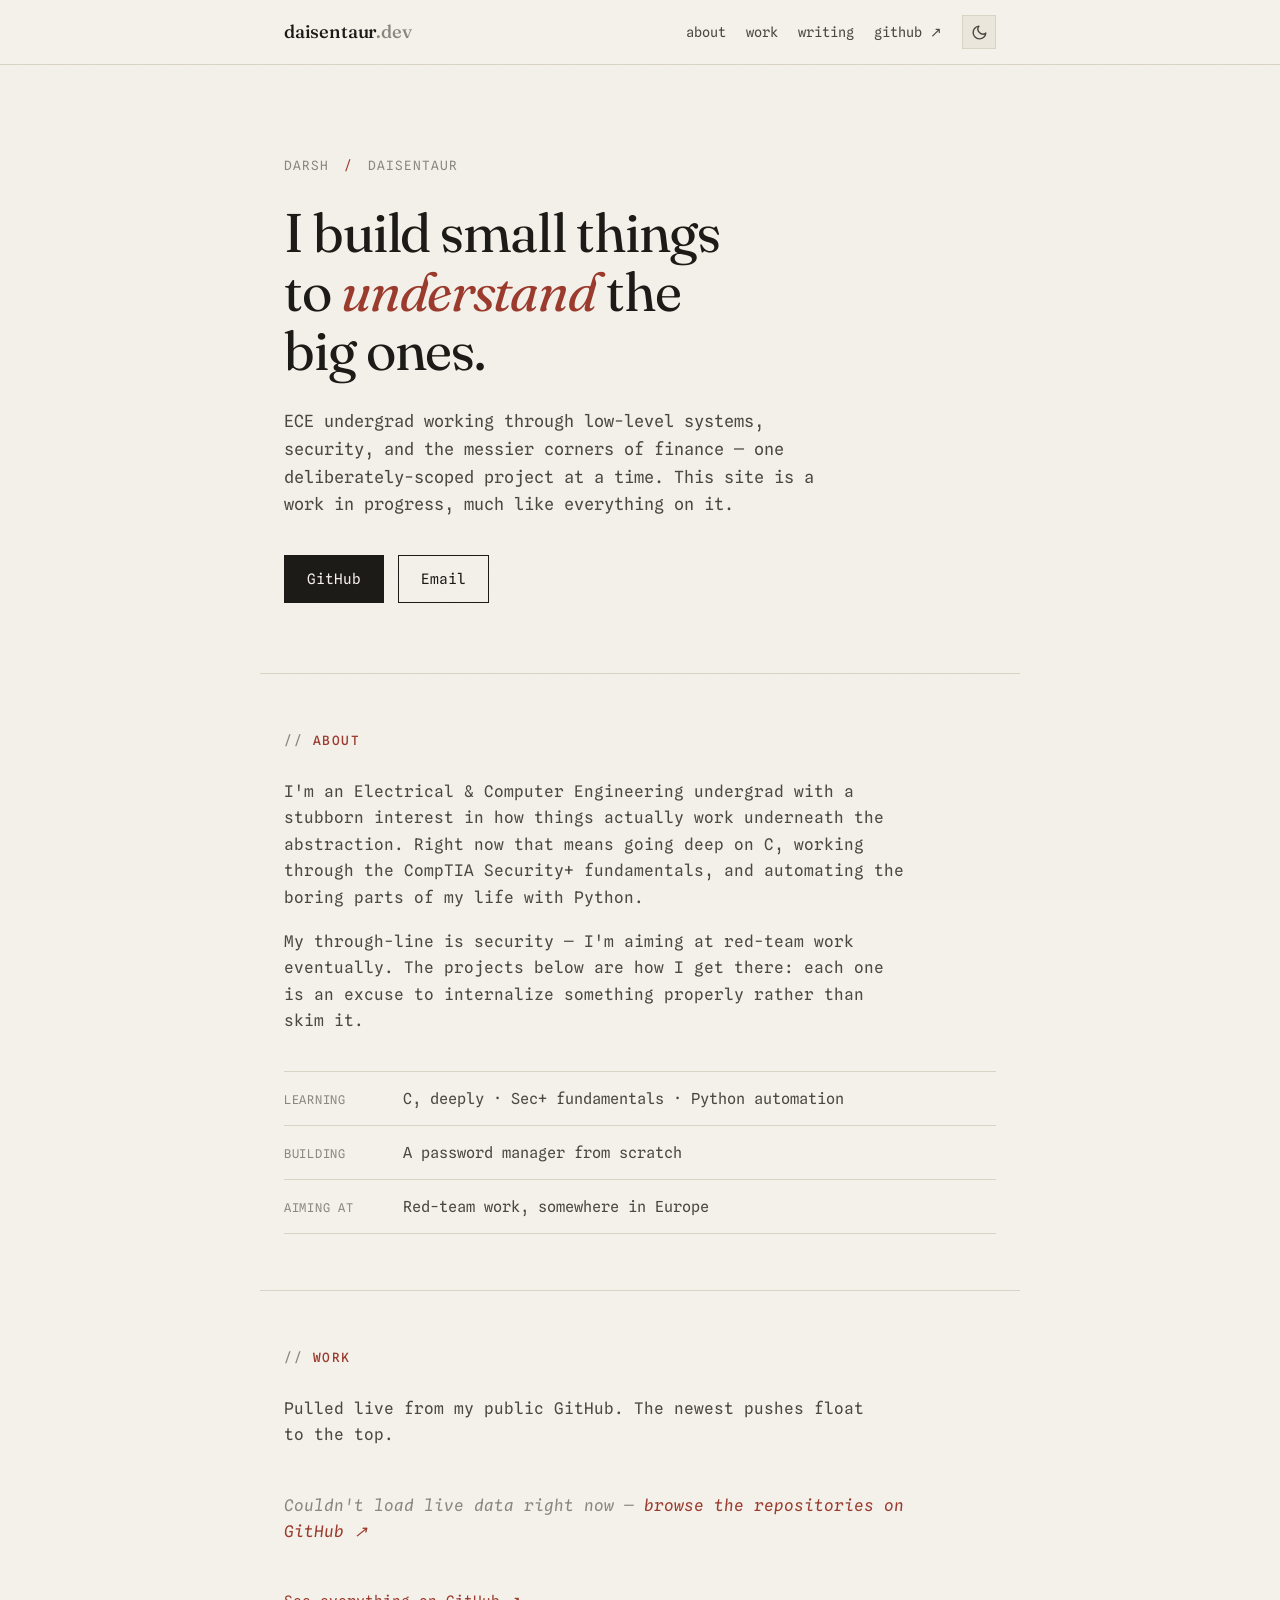
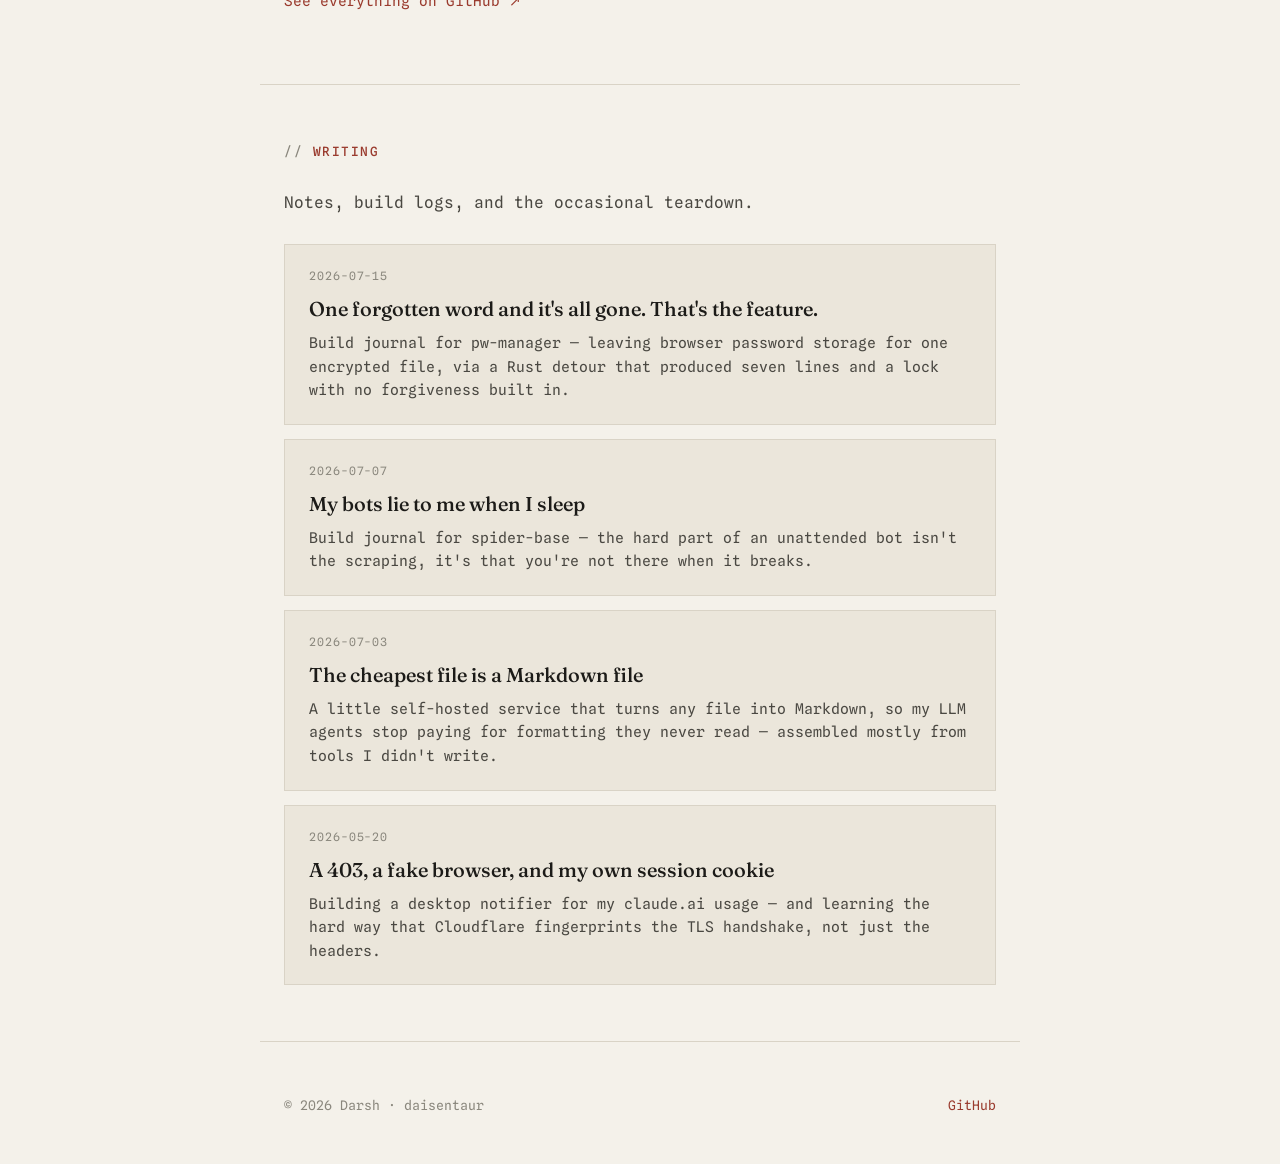
<file: index.html>
<!doctype html>
<html lang="en">
    <head>
        <meta charset="UTF-8" />
        <meta name="viewport" content="width=device-width, initial-scale=1.0" />
        <title>daisentaur — Darsh</title>

        <!-- Set the theme before first paint so there's no flash of the wrong
             colours. Falls back to the visitor's OS preference on first visit,
             then remembers their explicit choice. -->
        <script>
            (function () {
                try {
                    var t = localStorage.getItem("theme");
                    if (t !== "light" && t !== "dark") {
                        t = window.matchMedia("(prefers-color-scheme: dark)")
                            .matches
                            ? "dark"
                            : "light";
                    }
                    document.documentElement.setAttribute("data-theme", t);
                } catch (e) {}
            })();
        </script>
        <meta
            name="description"
            content="Personal site of Darsh (daisentaur) — ECE undergrad working on low-level systems, security, and the messy parts of finance."
        />

        <!-- Open Graph: controls how the link looks when shared on social/in messages -->
        <meta property="og:title" content="daisentaur — Darsh" />
        <meta
            property="og:description"
            content="ECE undergrad. Low-level systems, security, and the messy parts of finance."
        />
        <meta property="og:type" content="website" />
        <meta property="og:url" content="https://daisentaur.dev" />

        <link rel="icon" href="favicon.ico" sizes="any" />
        <link rel="icon" type="image/png" href="favicon-32.png" sizes="32x32" />
        <link rel="apple-touch-icon" href="apple-touch-icon.png" />
        <link rel="preconnect" href="https://fonts.googleapis.com" />
        <link rel="preconnect" href="https://fonts.gstatic.com" crossorigin />
        <link
            href="https://fonts.googleapis.com/css2?family=Fraunces:ital,opsz,wght@0,9..144,400;0,9..144,500;1,9..144,400&family=Spline+Sans+Mono:wght@400;500&display=swap"
            rel="stylesheet"
        />

        <link rel="stylesheet" href="style.css" />
    </head>
    <body>
        <!-- Skip link for keyboard/screen-reader users -->
        <a href="#main" class="skip-link">Skip to content</a>

        <div class="grain" aria-hidden="true"></div>

        <header class="site-header">
            <div class="wrap">
                <span class="mark"
                    >daisentaur<span class="dot">.dev</span></span
                >
                <nav aria-label="Primary">
                    <a href="#about">about</a>
                    <a href="#work">work</a>
                    <a href="#writing">writing</a>
                    <a
                        href="https://github.com/Daisentaur"
                        rel="me noopener"
                        target="_blank"
                        >github&nbsp;↗</a
                    >
                    <button
                        class="theme-toggle"
                        type="button"
                        aria-label="Toggle dark and light theme"
                        title="Toggle theme"
                    >
                        <!-- moon: shown in light mode (click → dark) -->
                        <svg
                            class="icon-moon"
                            width="17"
                            height="17"
                            viewBox="0 0 24 24"
                            fill="none"
                            stroke="currentColor"
                            stroke-width="2"
                            stroke-linecap="round"
                            stroke-linejoin="round"
                            aria-hidden="true"
                        >
                            <path
                                d="M21 12.79A9 9 0 1 1 11.21 3 7 7 0 0 0 21 12.79z"
                            />
                        </svg>
                        <!-- sun: shown in dark mode (click → light) -->
                        <svg
                            class="icon-sun"
                            width="17"
                            height="17"
                            viewBox="0 0 24 24"
                            fill="none"
                            stroke="currentColor"
                            stroke-width="2"
                            stroke-linecap="round"
                            stroke-linejoin="round"
                            aria-hidden="true"
                        >
                            <circle cx="12" cy="12" r="5" />
                            <line x1="12" y1="1" x2="12" y2="3" />
                            <line x1="12" y1="21" x2="12" y2="23" />
                            <line x1="4.22" y1="4.22" x2="5.64" y2="5.64" />
                            <line x1="18.36" y1="18.36" x2="19.78" y2="19.78" />
                            <line x1="1" y1="12" x2="3" y2="12" />
                            <line x1="21" y1="12" x2="23" y2="12" />
                            <line x1="4.22" y1="19.78" x2="5.64" y2="18.36" />
                            <line x1="18.36" y1="5.64" x2="19.78" y2="4.22" />
                        </svg>
                    </button>
                </nav>
            </div>
        </header>

        <main id="main">
            <!-- HERO -->
            <section class="hero wrap">
                <p class="eyebrow">
                    Darsh <span class="sep">/</span> daisentaur
                </p>
                <h1>
                    I build small things to
                    <em>understand</em> the big ones.
                </h1>
                <p class="lede">
                    ECE undergrad working through low-level systems, security,
                    and the messier corners of finance — one deliberately-scoped
                    project at a time. This site is a work in progress, much
                    like everything on it.
                </p>
                <div class="hero-links">
                    <a
                        class="btn"
                        href="https://github.com/Daisentaur"
                        rel="me noopener"
                        target="_blank"
                        >GitHub</a
                    >
                    <!-- EDIT: drop your real contact email in here, or remove this line -->
                    <a class="btn btn-ghost" href="mailto:me@daisentaur.dev"
                        >Email</a
                    >
                </div>
            </section>

            <!-- ABOUT -->
            <section id="about" class="block wrap">
                <h2 class="section-label">about</h2>
                <div class="prose">
                    <p>
                        I'm an Electrical &amp; Computer Engineering undergrad
                        with a stubborn interest in how things actually work
                        underneath the abstraction. Right now that means going
                        deep on C, working through the CompTIA Security+
                        fundamentals, and automating the boring parts of my life
                        with Python.
                    </p>
                    <p>
                        My through-line is security — I'm aiming at red-team
                        work eventually. The projects below are how I get there:
                        each one is an excuse to internalize something properly
                        rather than skim it.
                    </p>
                </div>

                <ul class="now">
                    <li>
                        <span class="now-key">Learning</span> C, deeply · Sec+
                        fundamentals · Python automation
                    </li>
                    <li>
                        <span class="now-key">Building</span> A password manager
                        from scratch
                    </li>
                    <li>
                        <span class="now-key">Aiming&nbsp;at</span> Red-team
                        work, somewhere in Europe
                    </li>
                </ul>
            </section>

            <!-- WORK / PROJECTS -->
            <section id="work" class="block wrap">
                <h2 class="section-label">work</h2>
                <p class="block-intro">
                    Pulled live from my public GitHub. The newest pushes float
                    to the top.
                </p>

                <div id="repos" class="repo-grid" aria-live="polite">
                    <!-- Repos injected here by script.js; this is the fallback while loading -->
                    <p class="repo-status" id="repo-status">
                        Loading projects from GitHub…
                    </p>
                </div>

                <p class="block-foot">
                    <a
                        href="https://github.com/Daisentaur?tab=repositories"
                        rel="noopener"
                        target="_blank"
                    >
                        See everything on GitHub&nbsp;↗
                    </a>
                </p>
            </section>

            <!-- WRITING (placeholder section, ready to fill) -->
            <section id="writing" class="block wrap">
                <h2 class="section-label">writing</h2>
                <p class="block-intro">
        Notes, build logs, and the occasional teardown.
      </p>
      <div style="display:grid; gap:14px;">
        <a href="blog/pw-manager.html"
           style="display:block; border:1px solid var(--line); background:var(--paper-2);
                  padding:22px 24px; text-decoration:none;">
          <span style="display:block; font-family:var(--font-mono); font-size:0.72rem;
                       letter-spacing:0.08em; text-transform:uppercase;
                       color:var(--ink-mute); margin-bottom:10px;">
            2026-07-15
          </span>
          <span style="display:block; font-family:var(--font-display); font-size:1.25rem;
                       font-weight:500; color:var(--ink); margin-bottom:10px;
                       line-height:1.25;">
            One forgotten word and it's all gone. That's the feature.
          </span>
          <span style="display:block; font-family:var(--font-mono); font-size:0.92rem;
                       color:var(--ink-soft); line-height:1.6;">
            Build journal for pw-manager — leaving browser password storage for
            one encrypted file, via a Rust detour that produced seven lines and
            a lock with no forgiveness built in.
          </span>
        </a>
        <a href="blog/spider-base.html"
           style="display:block; border:1px solid var(--line); background:var(--paper-2);
                  padding:22px 24px; text-decoration:none;">
          <span style="display:block; font-family:var(--font-mono); font-size:0.72rem;
                       letter-spacing:0.08em; text-transform:uppercase;
                       color:var(--ink-mute); margin-bottom:10px;">
            2026-07-07
          </span>
          <span style="display:block; font-family:var(--font-display); font-size:1.25rem;
                       font-weight:500; color:var(--ink); margin-bottom:10px;
                       line-height:1.25;">
            My bots lie to me when I sleep
          </span>
          <span style="display:block; font-family:var(--font-mono); font-size:0.92rem;
                       color:var(--ink-soft); line-height:1.6;">
            Build journal for spider-base — the hard part of an unattended bot
            isn't the scraping, it's that you're not there when it breaks.
          </span>
        </a>
        <a href="blog/markitdown-web.html"
           style="display:block; border:1px solid var(--line); background:var(--paper-2);
                  padding:22px 24px; text-decoration:none;">
          <span style="display:block; font-family:var(--font-mono); font-size:0.72rem;
                       letter-spacing:0.08em; text-transform:uppercase;
                       color:var(--ink-mute); margin-bottom:10px;">
            2026-07-03
          </span>
          <span style="display:block; font-family:var(--font-display); font-size:1.25rem;
                       font-weight:500; color:var(--ink); margin-bottom:10px;
                       line-height:1.25;">
            The cheapest file is a Markdown file
          </span>
          <span style="display:block; font-family:var(--font-mono); font-size:0.92rem;
                       color:var(--ink-soft); line-height:1.6;">
            A little self-hosted service that turns any file into Markdown, so my LLM
            agents stop paying for formatting they never read — assembled mostly from
            tools I didn't write.
          </span>
        </a>
        <a href="blog/claude-usage-notifier.html"
           style="display:block; border:1px solid var(--line); background:var(--paper-2);
                  padding:22px 24px; text-decoration:none;">
          <span style="display:block; font-family:var(--font-mono); font-size:0.72rem;
                       letter-spacing:0.08em; text-transform:uppercase;
                       color:var(--ink-mute); margin-bottom:10px;">
            2026-05-20
          </span>
          <span style="display:block; font-family:var(--font-display); font-size:1.25rem;
                       font-weight:500; color:var(--ink); margin-bottom:10px;
                       line-height:1.25;">
            A 403, a fake browser, and my own session cookie
          </span>
          <span style="display:block; font-family:var(--font-mono); font-size:0.92rem;
                       color:var(--ink-soft); line-height:1.6;">
            Building a desktop notifier for my claude.ai usage — and learning the
            hard way that Cloudflare fingerprints the TLS handshake, not just the headers.
          </span>
        </a>
      </div>
            </section>
        </main>

        <footer class="site-footer wrap">
            <p>© <span id="year"></span> Darsh · daisentaur</p>
            <p class="footer-links">
                <a
                    href="https://github.com/Daisentaur"
                    rel="me noopener"
                    target="_blank"
                    >GitHub</a
                >
                <!-- EDIT: add LinkedIn / other socials here as you go -->
            </p>
        </footer>

        <script src="script.js"></script>
    </body>
</html>
</file>
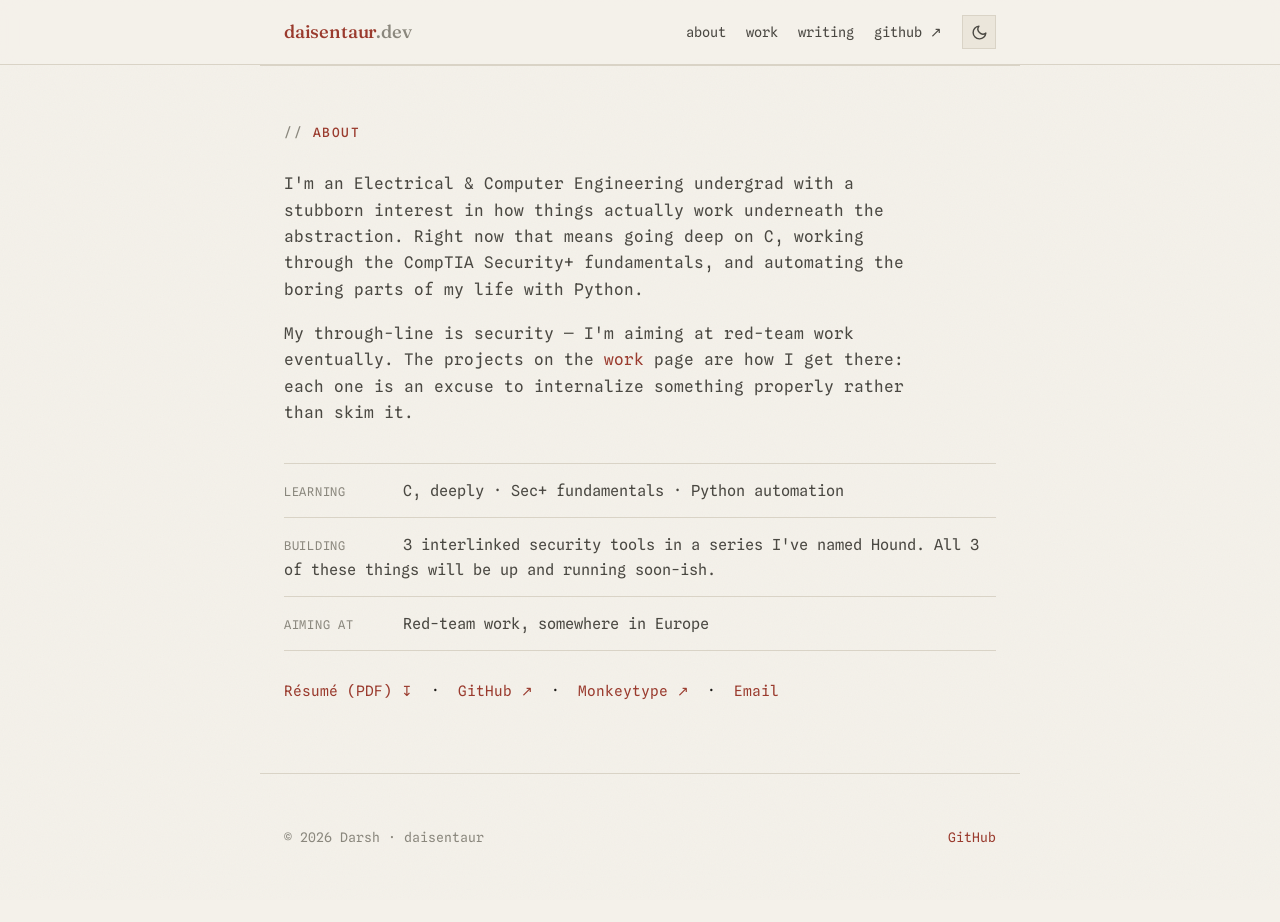
<file: about.html>
<!doctype html>
<html lang="en">
    <head>
        <meta charset="UTF-8" />
        <meta name="viewport" content="width=device-width, initial-scale=1.0" />
        <title>about — daisentaur</title>

        <!-- Blocking: sets the theme before first paint (no flash). -->
        <script src="theme.js"></script>

        <meta name="description" content="About Darsh (daisentaur) — ECE undergrad going deep on C, security fundamentals, and Python automation, aiming at red-team work." />
        <meta property="og:title" content="about — daisentaur" />
        <meta property="og:description" content="ECE undergrad. Low-level systems, security, and the messy parts of finance." />
        <meta property="og:type" content="profile" />
        <meta property="og:url" content="https://daisentaur.dev/about.html" />

        <link rel="icon" href="favicon.ico" sizes="any" />
        <link rel="icon" type="image/png" href="favicon-32.png" sizes="32x32" />
        <link rel="apple-touch-icon" href="apple-touch-icon.png" />
        <link rel="preconnect" href="https://fonts.googleapis.com" />
        <link rel="preconnect" href="https://fonts.gstatic.com" crossorigin />
        <link
            href="https://fonts.googleapis.com/css2?family=Fraunces:ital,opsz,wght@0,9..144,400;0,9..144,500;1,9..144,400&family=Spline+Sans+Mono:wght@400;500&display=swap"
            rel="stylesheet"
        />

        <link rel="stylesheet" href="style.css" />
    </head>
    <body>
        <a href="#main" class="skip-link">Skip to content</a>
        <div class="grain" aria-hidden="true"></div>

        <header class="site-header">
            <div class="wrap">
                <a class="mark" href="index.html">daisentaur<span class="dot">.dev</span></a>
                <nav aria-label="Primary">
                    <a href="about.html">about</a>
                    <a href="work.html">work</a>
                    <a href="writing.html">writing</a>
                    <a href="https://github.com/Daisentaur" rel="me noopener" target="_blank">github&nbsp;↗</a>
                    <button class="theme-toggle" type="button" aria-label="Toggle dark and light theme" title="Toggle theme">
                        <svg class="icon-moon" width="17" height="17" viewBox="0 0 24 24" fill="none" stroke="currentColor" stroke-width="2" stroke-linecap="round" stroke-linejoin="round" aria-hidden="true"><path d="M21 12.79A9 9 0 1 1 11.21 3 7 7 0 0 0 21 12.79z"/></svg>
                        <svg class="icon-sun" width="17" height="17" viewBox="0 0 24 24" fill="none" stroke="currentColor" stroke-width="2" stroke-linecap="round" stroke-linejoin="round" aria-hidden="true"><circle cx="12" cy="12" r="5"/><line x1="12" y1="1" x2="12" y2="3"/><line x1="12" y1="21" x2="12" y2="23"/><line x1="4.22" y1="4.22" x2="5.64" y2="5.64"/><line x1="18.36" y1="18.36" x2="19.78" y2="19.78"/><line x1="1" y1="12" x2="3" y2="12"/><line x1="21" y1="12" x2="23" y2="12"/><line x1="4.22" y1="19.78" x2="5.64" y2="18.36"/><line x1="18.36" y1="5.64" x2="19.78" y2="4.22"/></svg>
                    </button>
                </nav>
            </div>
        </header>

        <main id="main">
            <section class="block wrap">
                <h2 class="section-label">about</h2>
                <div class="prose">
                    <p>
                        I'm an Electrical &amp; Computer Engineering undergrad
                        with a stubborn interest in how things actually work
                        underneath the abstraction. Right now that means going
                        deep on C, working through the CompTIA Security+
                        fundamentals, and automating the boring parts of my life
                        with Python.
                    </p>
                    <p>
                        My through-line is security — I'm aiming at red-team
                        work eventually. The projects on the
                        <a href="work.html">work</a> page are how I get there:
                        each one is an excuse to internalize something properly
                        rather than skim it.
                    </p>
                </div>

                <ul class="now">
                    <li>
                        <span class="now-key">Learning</span> C, deeply · Sec+
                        fundamentals · Python automation
                    </li>
                    <li>
                        <span class="now-key">Building</span> 3 interlinked security tools in a series I've named Hound.
                        All 3 of these things will be up and running soon-ish.
                    </li>
                    <li>
                        <span class="now-key">Aiming&nbsp;at</span> Red-team
                        work, somewhere in Europe
                    </li>
                </ul>

                <p class="block-foot">
                    <a href="resume.pdf" download="Darsh_Thakur_Resume.pdf">Résumé (PDF)&nbsp;↧</a>
                    &nbsp;·&nbsp;
                    <a href="https://github.com/Daisentaur" rel="me noopener" target="_blank">GitHub&nbsp;↗</a>
                    &nbsp;·&nbsp;
                    <a href="https://monkeytype.com/profile/daisentaur" rel="me noopener" target="_blank">Monkeytype&nbsp;↗</a>
                    &nbsp;·&nbsp;
                    <a href="mailto:me@daisentaur.dev">Email</a>
                </p>
            </section>
        </main>

        <footer class="site-footer wrap">
            <p>© <span id="year"></span> Darsh · daisentaur</p>
            <p class="footer-links">
                <a href="https://github.com/Daisentaur" rel="me noopener" target="_blank">GitHub</a>
            </p>
        </footer>

        <script src="script.js"></script>
    </body>
</html>
</file>
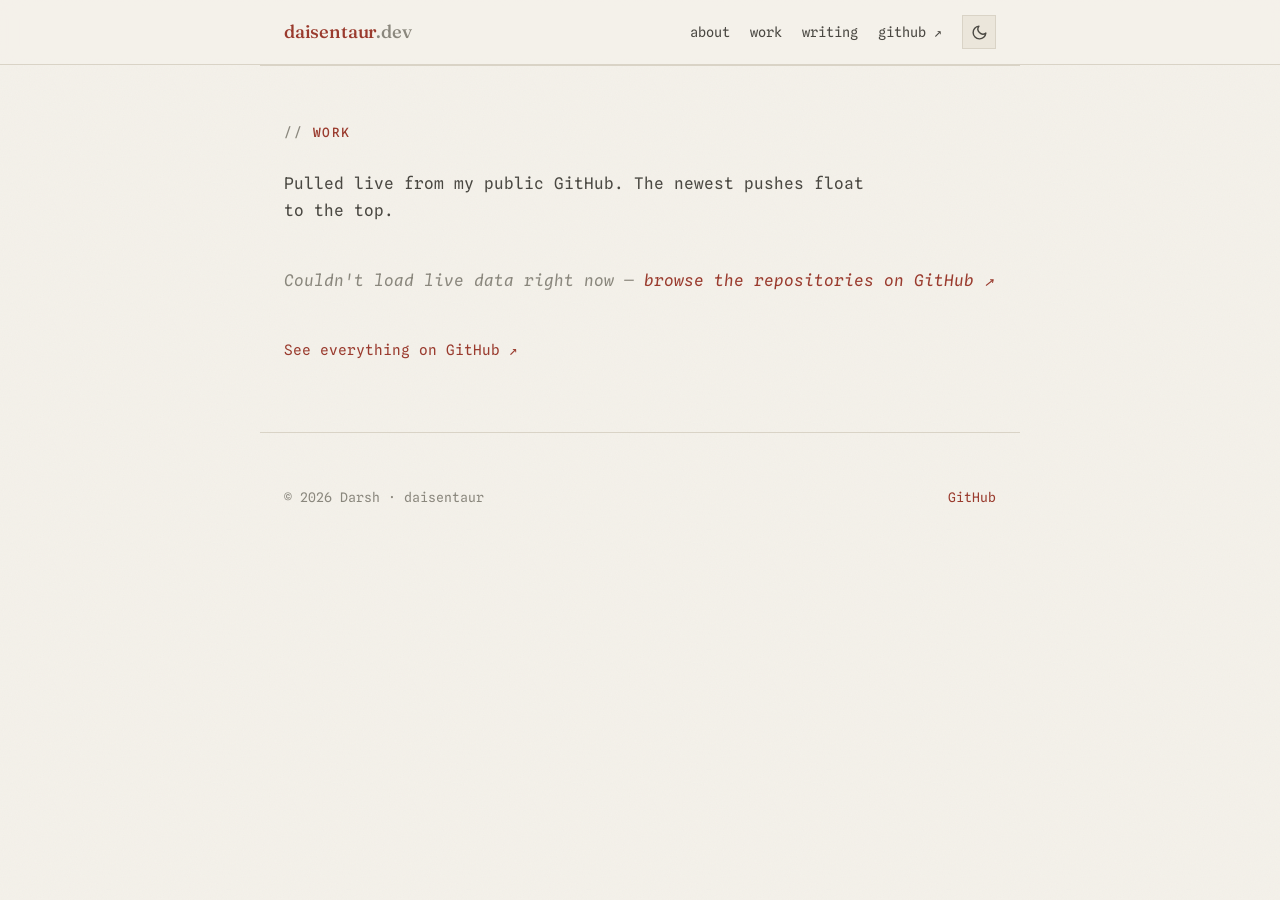
<file: work.html>
<!doctype html>
<html lang="en">
    <head>
        <meta charset="UTF-8" />
        <meta name="viewport" content="width=device-width, initial-scale=1.0" />
        <title>work — daisentaur</title>

        <!-- Blocking: sets the theme before first paint (no flash). -->
        <script src="theme.js"></script>

        <meta name="description" content="Projects by Darsh (daisentaur), pulled live from public GitHub — low-level, security, and automation experiments." />
        <meta property="og:title" content="work — daisentaur" />
        <meta property="og:description" content="Projects pulled live from my public GitHub. Newest pushes float to the top." />
        <meta property="og:type" content="website" />
        <meta property="og:url" content="https://daisentaur.dev/work.html" />

        <link rel="icon" href="favicon.ico" sizes="any" />
        <link rel="icon" type="image/png" href="favicon-32.png" sizes="32x32" />
        <link rel="apple-touch-icon" href="apple-touch-icon.png" />
        <link rel="preconnect" href="https://fonts.googleapis.com" />
        <link rel="preconnect" href="https://fonts.gstatic.com" crossorigin />
        <link
            href="https://fonts.googleapis.com/css2?family=Fraunces:ital,opsz,wght@0,9..144,400;0,9..144,500;1,9..144,400&family=Spline+Sans+Mono:wght@400;500&display=swap"
            rel="stylesheet"
        />

        <link rel="stylesheet" href="style.css" />
    </head>
    <body>
        <a href="#main" class="skip-link">Skip to content</a>
        <div class="grain" aria-hidden="true"></div>

        <header class="site-header">
            <div class="wrap">
                <a class="mark" href="index.html">daisentaur<span class="dot">.dev</span></a>
                <nav aria-label="Primary">
                    <a href="about.html">about</a>
                    <a href="work.html">work</a>
                    <a href="writing.html">writing</a>
                    <a href="https://github.com/Daisentaur" rel="me noopener" target="_blank">github&nbsp;↗</a>
                    <button class="theme-toggle" type="button" aria-label="Toggle dark and light theme" title="Toggle theme">
                        <svg class="icon-moon" width="17" height="17" viewBox="0 0 24 24" fill="none" stroke="currentColor" stroke-width="2" stroke-linecap="round" stroke-linejoin="round" aria-hidden="true"><path d="M21 12.79A9 9 0 1 1 11.21 3 7 7 0 0 0 21 12.79z"/></svg>
                        <svg class="icon-sun" width="17" height="17" viewBox="0 0 24 24" fill="none" stroke="currentColor" stroke-width="2" stroke-linecap="round" stroke-linejoin="round" aria-hidden="true"><circle cx="12" cy="12" r="5"/><line x1="12" y1="1" x2="12" y2="3"/><line x1="12" y1="21" x2="12" y2="23"/><line x1="4.22" y1="4.22" x2="5.64" y2="5.64"/><line x1="18.36" y1="18.36" x2="19.78" y2="19.78"/><line x1="1" y1="12" x2="3" y2="12"/><line x1="21" y1="12" x2="23" y2="12"/><line x1="4.22" y1="19.78" x2="5.64" y2="18.36"/><line x1="18.36" y1="5.64" x2="19.78" y2="4.22"/></svg>
                    </button>
                </nav>
            </div>
        </header>

        <main id="main">
            <section class="block wrap">
                <h2 class="section-label">work</h2>
                <p class="block-intro">
                    Pulled live from my public GitHub. The newest pushes float
                    to the top.
                </p>

                <div id="repos" class="repo-grid" aria-live="polite">
                    <p class="repo-status" id="repo-status">
                        Loading projects from GitHub…
                    </p>
                </div>

                <p class="block-foot">
                    <a href="https://github.com/Daisentaur?tab=repositories" rel="noopener" target="_blank">
                        See everything on GitHub&nbsp;↗
                    </a>
                </p>
            </section>
        </main>

        <footer class="site-footer wrap">
            <p>© <span id="year"></span> Darsh · daisentaur</p>
            <p class="footer-links">
                <a href="https://github.com/Daisentaur" rel="me noopener" target="_blank">GitHub</a>
            </p>
        </footer>

        <script src="script.js"></script>
    </body>
</html>
</file>
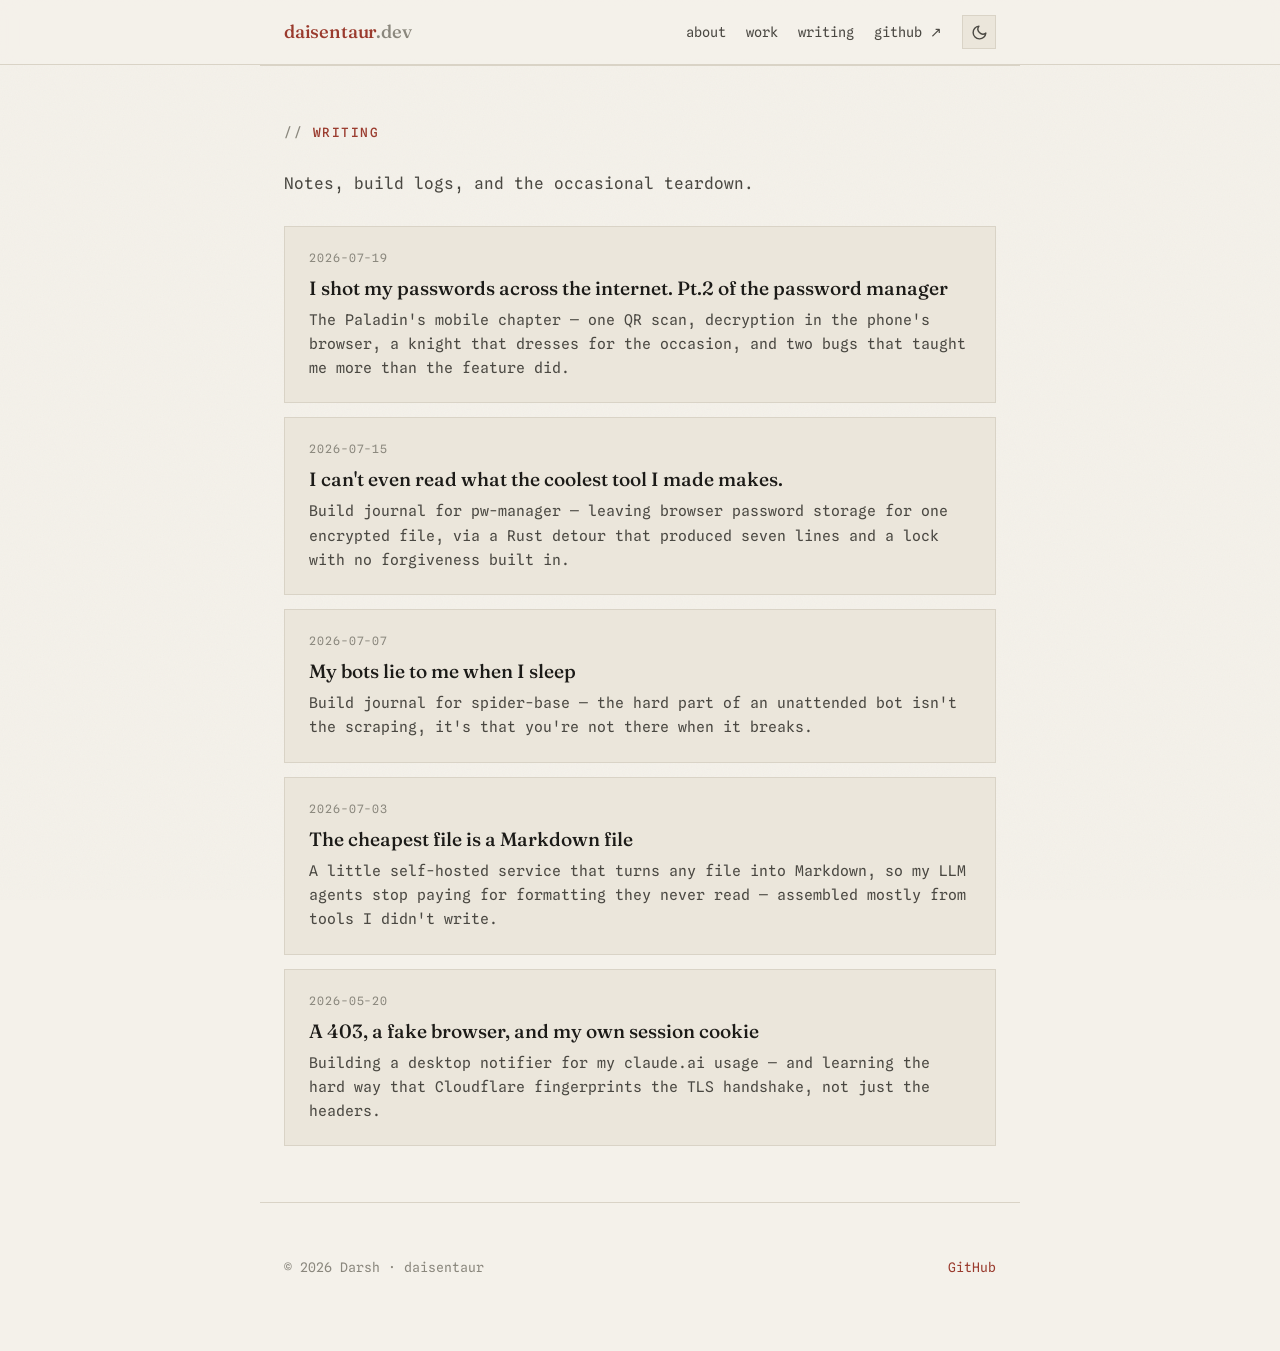
<file: writing.html>
<!doctype html>
<html lang="en">
    <head>
        <meta charset="UTF-8" />
        <meta name="viewport" content="width=device-width, initial-scale=1.0" />
        <title>writing — daisentaur</title>

        <!-- Blocking: sets the theme before first paint (no flash). -->
        <script src="theme.js"></script>

        <meta name="description" content="Build journals and teardowns by Darsh (daisentaur) — notes from small projects in low-level systems, security, and automation." />
        <meta property="og:title" content="writing — daisentaur" />
        <meta property="og:description" content="Notes, build logs, and the occasional teardown." />
        <meta property="og:type" content="website" />
        <meta property="og:url" content="https://daisentaur.dev/writing.html" />

        <link rel="icon" href="favicon.ico" sizes="any" />
        <link rel="icon" type="image/png" href="favicon-32.png" sizes="32x32" />
        <link rel="apple-touch-icon" href="apple-touch-icon.png" />
        <link rel="preconnect" href="https://fonts.googleapis.com" />
        <link rel="preconnect" href="https://fonts.gstatic.com" crossorigin />
        <link
            href="https://fonts.googleapis.com/css2?family=Fraunces:ital,opsz,wght@0,9..144,400;0,9..144,500;1,9..144,400&family=Spline+Sans+Mono:wght@400;500&display=swap"
            rel="stylesheet"
        />

        <link rel="stylesheet" href="style.css" />
    </head>
    <body>
        <a href="#main" class="skip-link">Skip to content</a>
        <div class="grain" aria-hidden="true"></div>

        <header class="site-header">
            <div class="wrap">
                <a class="mark" href="index.html">daisentaur<span class="dot">.dev</span></a>
                <nav aria-label="Primary">
                    <a href="about.html">about</a>
                    <a href="work.html">work</a>
                    <a href="writing.html">writing</a>
                    <a href="https://github.com/Daisentaur" rel="me noopener" target="_blank">github&nbsp;↗</a>
                    <button class="theme-toggle" type="button" aria-label="Toggle dark and light theme" title="Toggle theme">
                        <svg class="icon-moon" width="17" height="17" viewBox="0 0 24 24" fill="none" stroke="currentColor" stroke-width="2" stroke-linecap="round" stroke-linejoin="round" aria-hidden="true"><path d="M21 12.79A9 9 0 1 1 11.21 3 7 7 0 0 0 21 12.79z"/></svg>
                        <svg class="icon-sun" width="17" height="17" viewBox="0 0 24 24" fill="none" stroke="currentColor" stroke-width="2" stroke-linecap="round" stroke-linejoin="round" aria-hidden="true"><circle cx="12" cy="12" r="5"/><line x1="12" y1="1" x2="12" y2="3"/><line x1="12" y1="21" x2="12" y2="23"/><line x1="4.22" y1="4.22" x2="5.64" y2="5.64"/><line x1="18.36" y1="18.36" x2="19.78" y2="19.78"/><line x1="1" y1="12" x2="3" y2="12"/><line x1="21" y1="12" x2="23" y2="12"/><line x1="4.22" y1="19.78" x2="5.64" y2="18.36"/><line x1="18.36" y1="5.64" x2="19.78" y2="4.22"/></svg>
                    </button>
                </nav>
            </div>
        </header>

        <main id="main">
            <section class="block wrap">
                <h2 class="section-label">writing</h2>
                <p class="block-intro">
                    Notes, build logs, and the occasional teardown.
                </p>
                <div class="post-list">
                    <a class="post-card" href="blog/paladin-mobile.html">
                        <span class="post-date">2026-07-19</span>
                        <span class="post-title">I shot my passwords across the internet. Pt.2 of the password manager</span>
                        <span class="post-blurb">
                            The Paladin's mobile chapter — one QR scan, decryption in the
                            phone's browser, a knight that dresses for the occasion, and two
                            bugs that taught me more than the feature did.
                        </span>
                    </a>
                    <a class="post-card" href="blog/pw-manager.html">
                        <span class="post-date">2026-07-15</span>
                        <span class="post-title">I can't even read what the coolest tool I made makes.</span>
                        <span class="post-blurb">
                            Build journal for pw-manager — leaving browser password storage for
                            one encrypted file, via a Rust detour that produced seven lines and
                            a lock with no forgiveness built in.
                        </span>
                    </a>
                    <a class="post-card" href="blog/spider-base.html">
                        <span class="post-date">2026-07-07</span>
                        <span class="post-title">My bots lie to me when I sleep</span>
                        <span class="post-blurb">
                            Build journal for spider-base — the hard part of an unattended bot
                            isn't the scraping, it's that you're not there when it breaks.
                        </span>
                    </a>
                    <a class="post-card" href="blog/markitdown-web.html">
                        <span class="post-date">2026-07-03</span>
                        <span class="post-title">The cheapest file is a Markdown file</span>
                        <span class="post-blurb">
                            A little self-hosted service that turns any file into Markdown, so my LLM
                            agents stop paying for formatting they never read — assembled mostly from
                            tools I didn't write.
                        </span>
                    </a>
                    <a class="post-card" href="blog/claude-usage-notifier.html">
                        <span class="post-date">2026-05-20</span>
                        <span class="post-title">A 403, a fake browser, and my own session cookie</span>
                        <span class="post-blurb">
                            Building a desktop notifier for my claude.ai usage — and learning the
                            hard way that Cloudflare fingerprints the TLS handshake, not just the headers.
                        </span>
                    </a>
                </div>
            </section>
        </main>

        <footer class="site-footer wrap">
            <p>© <span id="year"></span> Darsh · daisentaur</p>
            <p class="footer-links">
                <a href="https://github.com/Daisentaur" rel="me noopener" target="_blank">GitHub</a>
            </p>
        </footer>

        <script src="script.js"></script>
    </body>
</html>
</file>
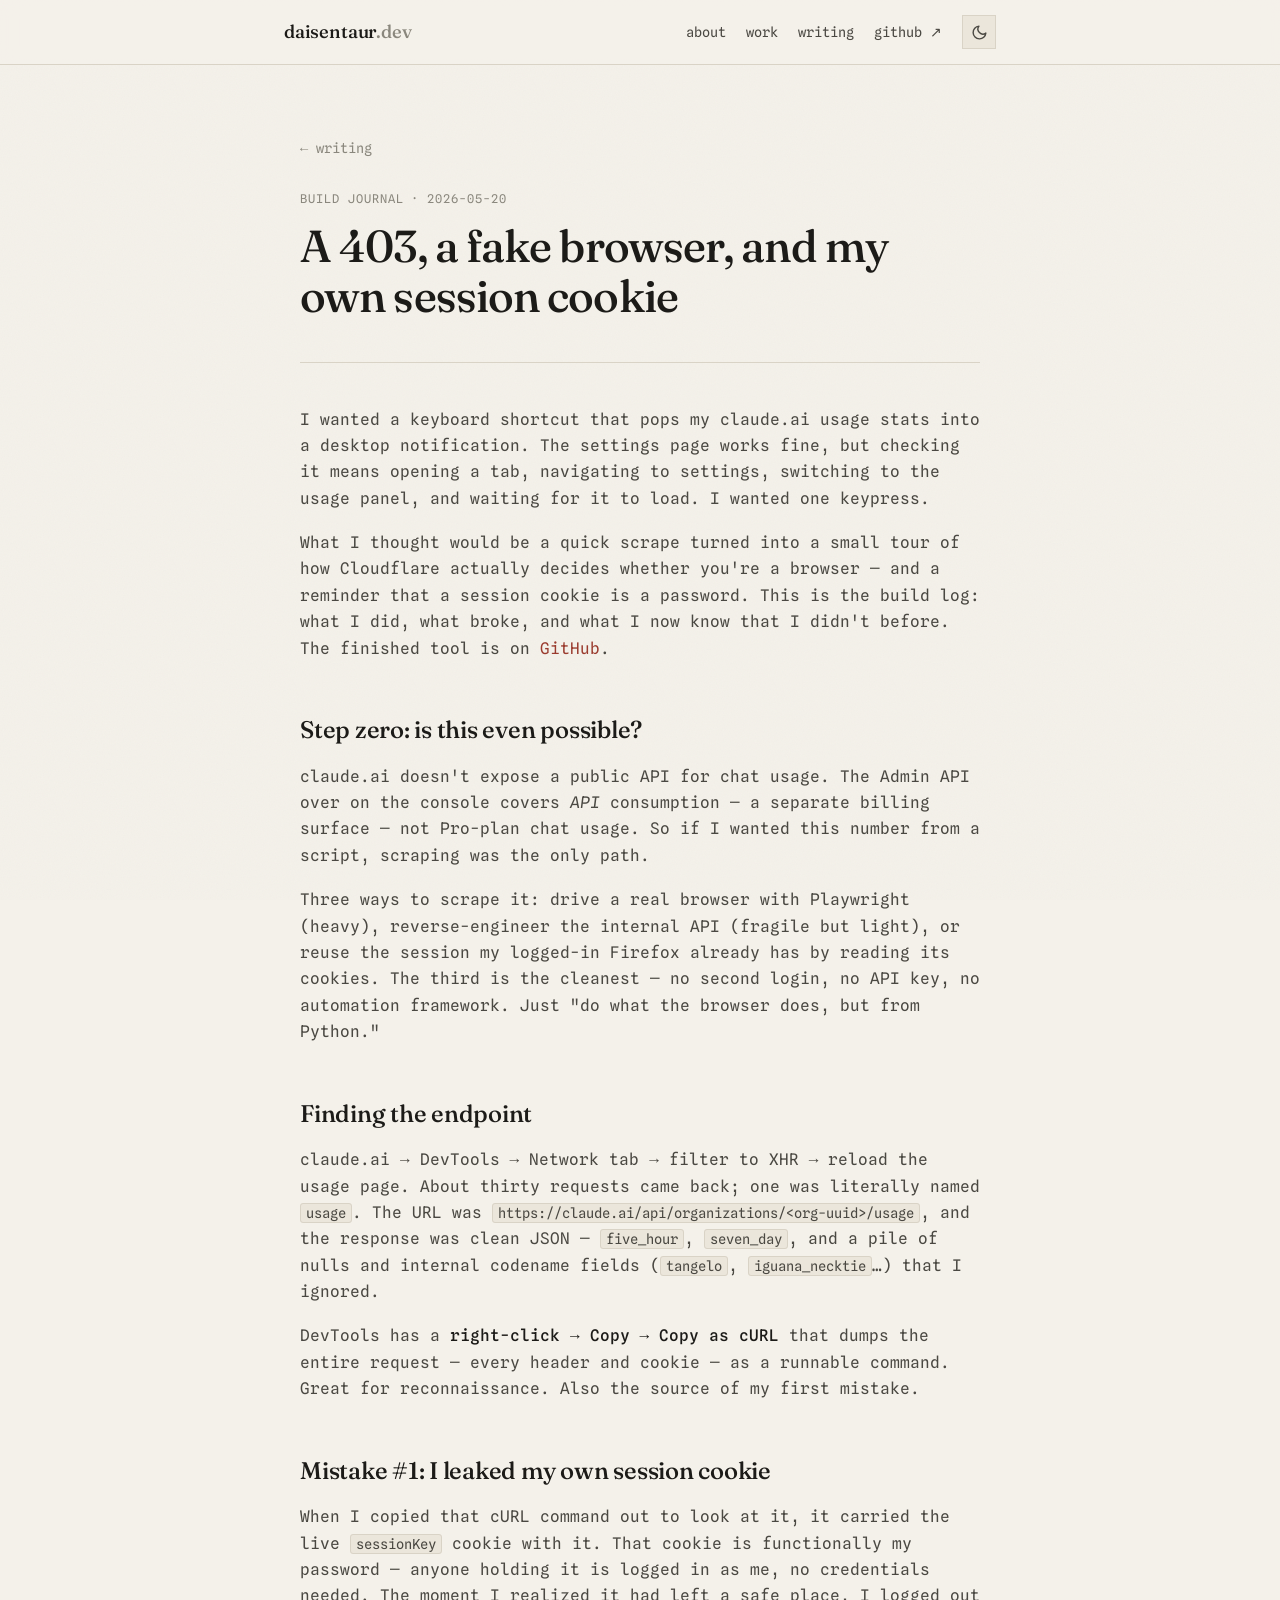
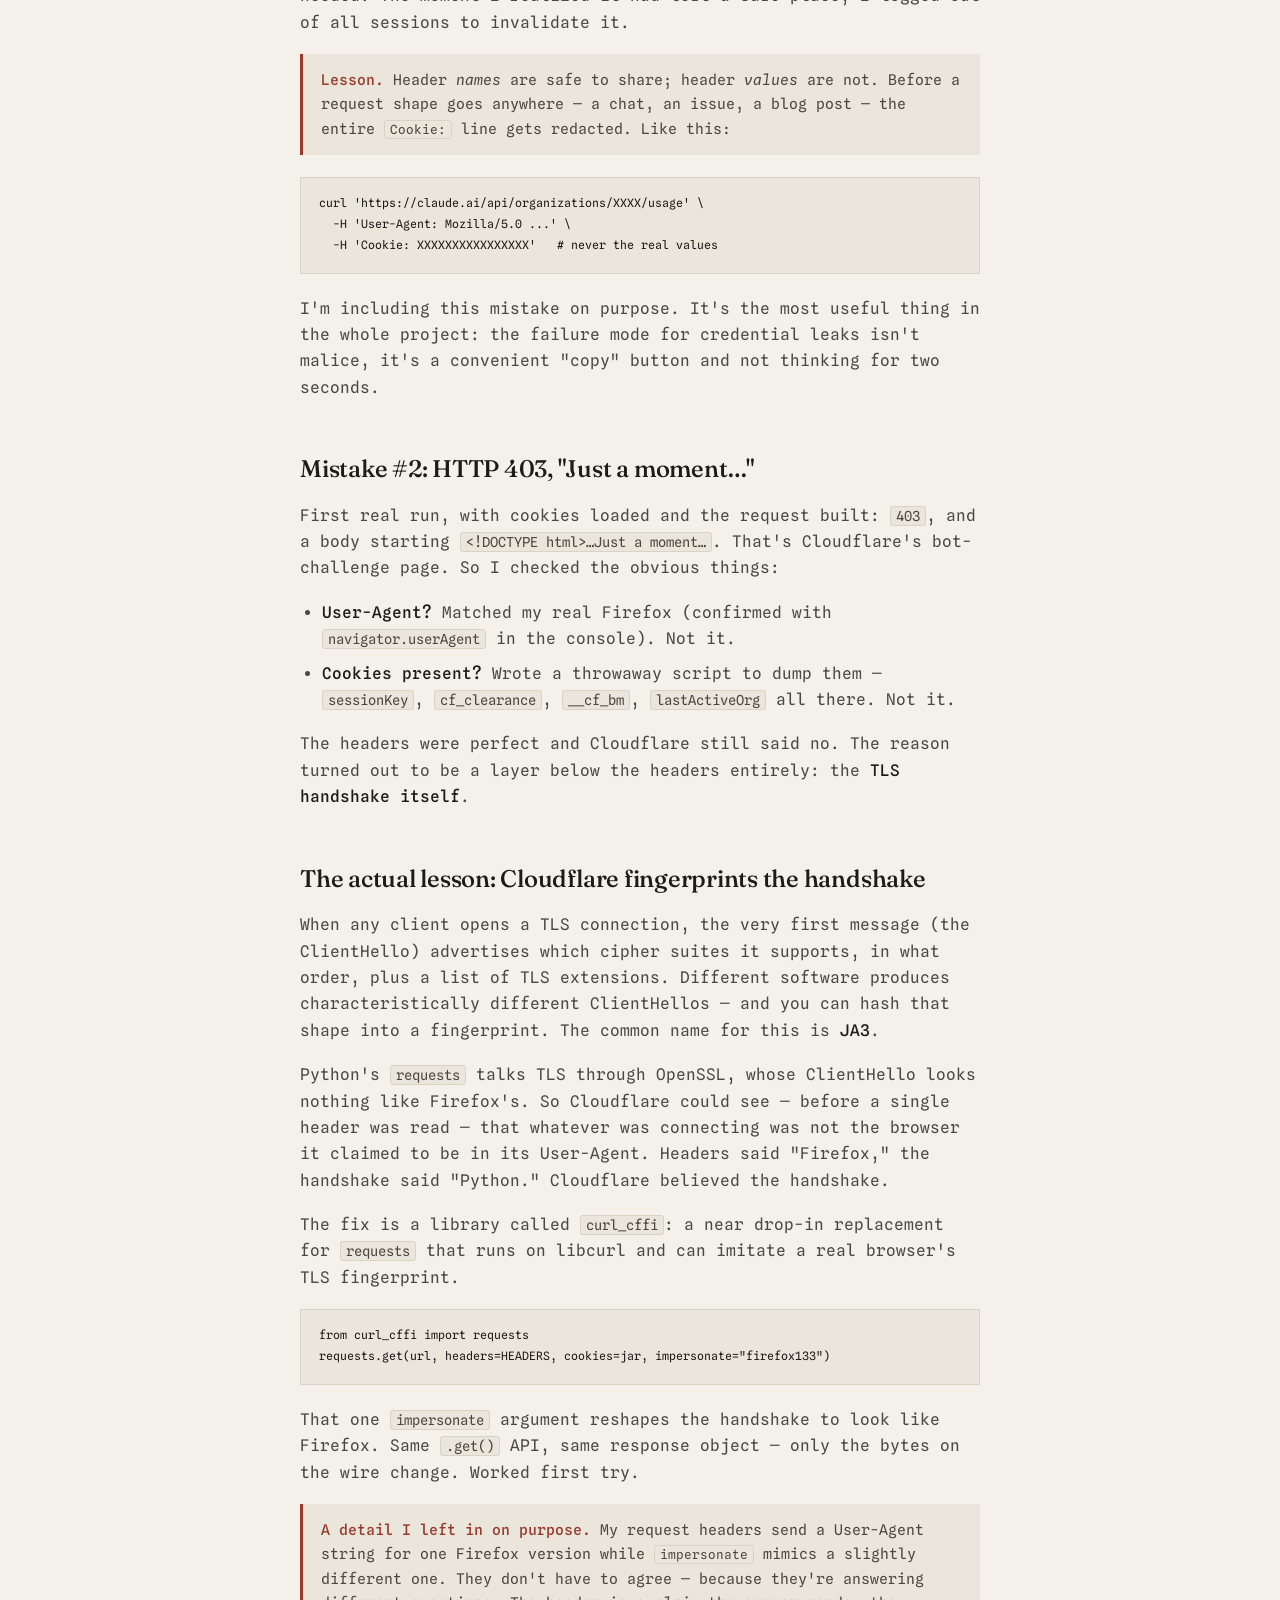
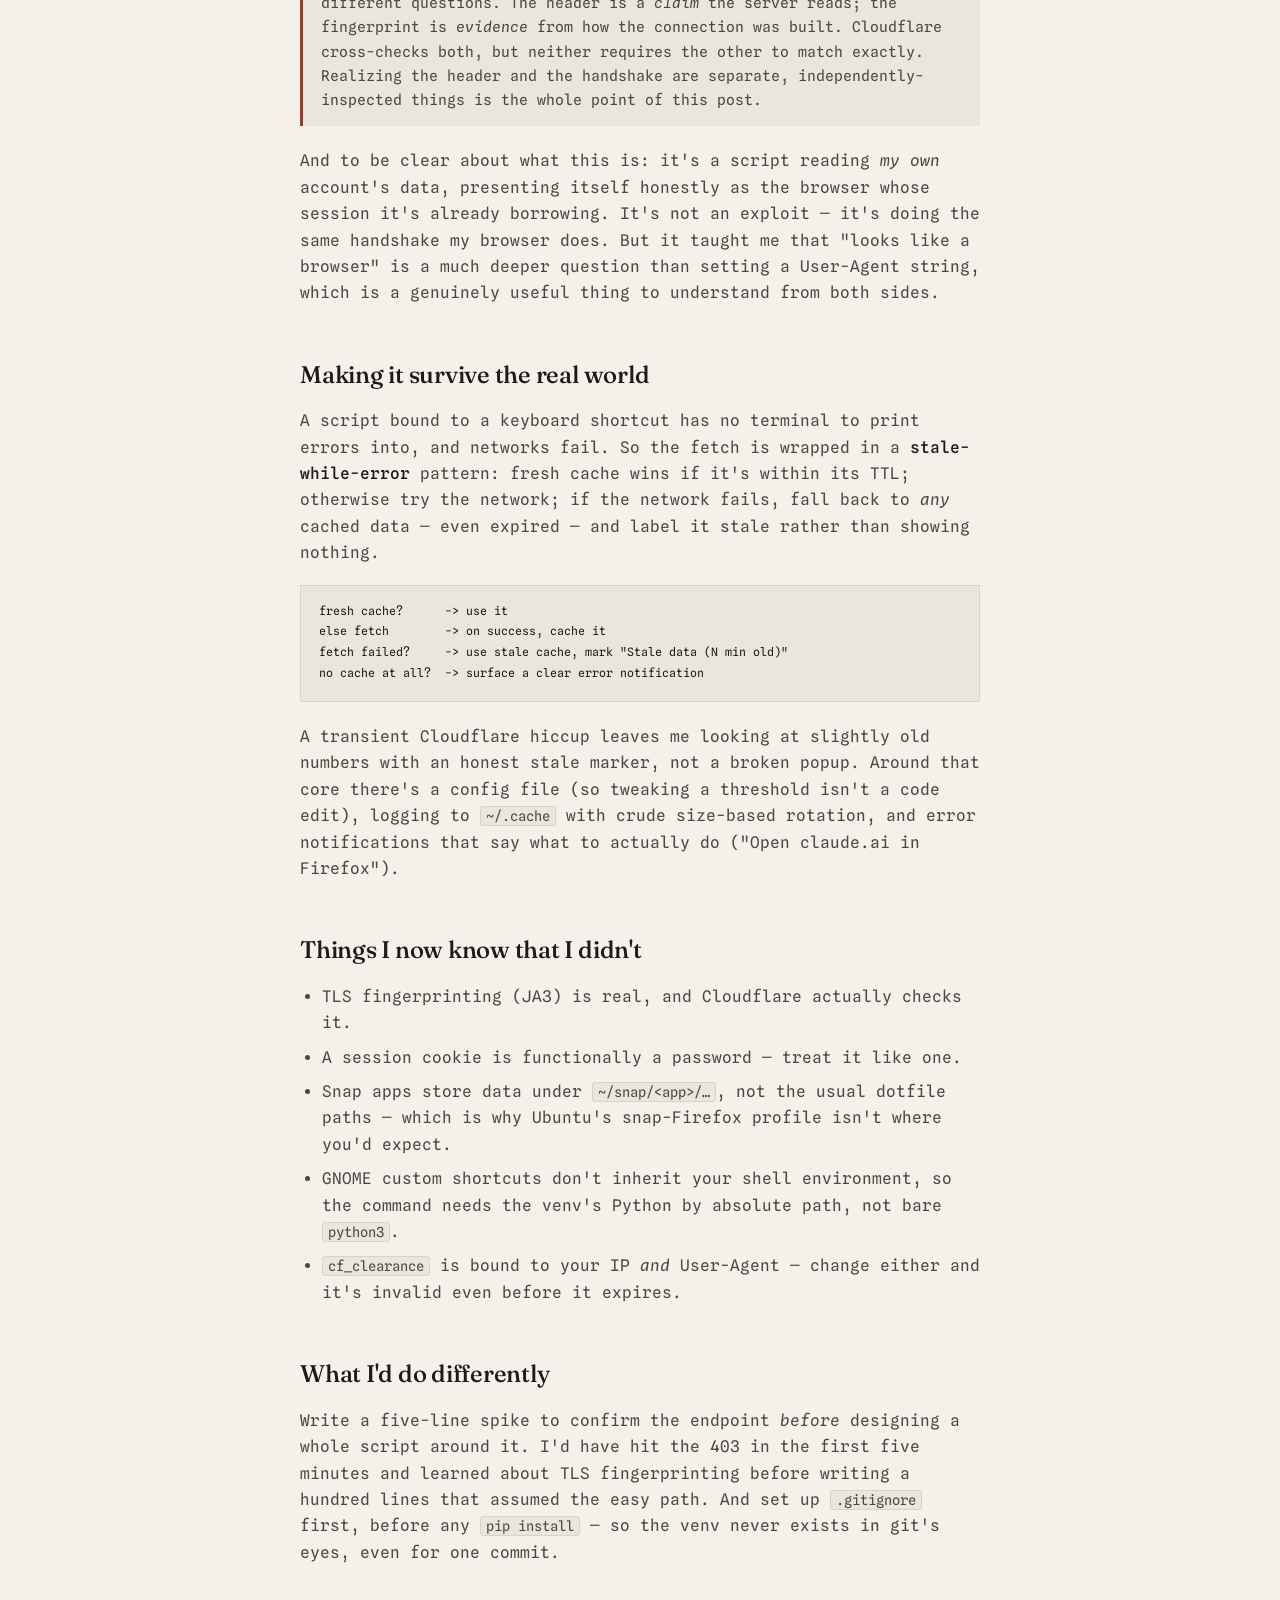
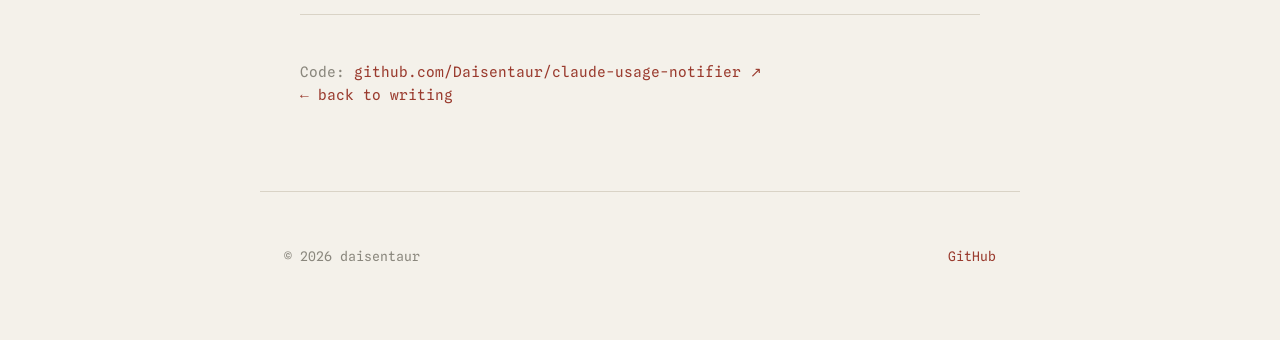
<file: blog/claude-usage-notifier.html>
<!DOCTYPE html>
<html lang="en">
<head>
  <meta charset="UTF-8" />
  <meta name="viewport" content="width=device-width, initial-scale=1.0" />
  <title>A 403, a fake browser, and my own session cookie — daisentaur</title>

  <!-- Blocking: sets the theme before first paint (no flash). -->
  <script src="../theme.js"></script>
  <meta name="description" content="Build journal: writing a desktop notifier for my claude.ai usage, and learning that Cloudflare fingerprints the TLS handshake itself — not just the headers." />

  <meta property="og:title" content="A 403, a fake browser, and my own session cookie" />
  <meta property="og:description" content="Build journal for the claude-usage-notifier — TLS fingerprinting, a leaked cookie, and the stale-while-error pattern." />
  <meta property="og:type" content="article" />
  <meta property="og:url" content="https://daisentaur.dev/blog/claude-usage-notifier.html" />

  <link rel="icon" href="../favicon.ico" sizes="any" />
  <link rel="icon" type="image/png" href="../favicon-32.png" sizes="32x32" />
  <link rel="apple-touch-icon" href="../apple-touch-icon.png" />

  <link rel="preconnect" href="https://fonts.googleapis.com" />
  <link rel="preconnect" href="https://fonts.gstatic.com" crossorigin />
  <link href="https://fonts.googleapis.com/css2?family=Fraunces:ital,opsz,wght@0,9..144,400;0,9..144,500;0,9..144,600;1,9..144,400&family=Spline+Sans+Mono:wght@400;500&display=swap" rel="stylesheet" />

  <link rel="stylesheet" href="../style.css" />

  <style>
    .post { max-width: 680px; margin: 0 auto; padding: 0 24px; position: relative; z-index: 1; }
    .post-head { padding: 70px 0 40px; border-bottom: 1px solid var(--line); }
    .post-head .back { font-size: 0.85rem; color: var(--ink-mute); }
    .post-head .back:hover { color: var(--accent); }
    .post-head .meta {
      display: block; margin: 28px 0 12px;
      font-size: 0.75rem; letter-spacing: 0.08em; text-transform: uppercase; color: var(--ink-mute);
    }
    .post-head h1 {
      font-family: var(--font-display); font-weight: 500;
      font-size: clamp(1.9rem, 5vw, 2.8rem); line-height: 1.12;
      letter-spacing: -0.02em; margin: 0;
    }
    .post-body { padding: 44px 0 30px; }
    .post-body h2 {
      font-family: var(--font-display); font-weight: 500;
      font-size: 1.5rem; margin: 48px 0 14px; letter-spacing: -0.01em;
    }
    .post-body p { color: var(--ink-soft); margin: 0 0 18px; }
    .post-body ul { color: var(--ink-soft); padding-left: 22px; margin: 0 0 18px; }
    .post-body li { margin-bottom: 8px; }
    .post-body strong { color: var(--ink); font-weight: 500; }
    .post-body code {
      font-family: var(--font-mono); font-size: 0.86em;
      background: var(--paper-2); border: 1px solid var(--line);
      padding: 1px 5px; border-radius: 3px;
    }
    .post-body pre {
      background: var(--paper-2); border: 1px solid var(--line);
      padding: 16px 18px; overflow-x: auto; margin: 0 0 22px;
      font-size: 0.84rem; line-height: 1.55;
    }
    .post-body pre code { background: none; border: none; padding: 0; }
    .callout {
      border-left: 3px solid var(--accent);
      background: var(--paper-2);
      padding: 14px 18px; margin: 0 0 22px;
      font-size: 0.92rem; color: var(--ink-soft);
    }
    .callout strong { color: var(--accent); }
    .post-foot {
      border-top: 1px solid var(--line); padding: 30px 0 70px;
      font-size: 0.9rem; color: var(--ink-mute);
    }
    .post-foot a { color: var(--accent); }
  </style>
</head>
<body>
  <a href="#main" class="skip-link">Skip to content</a>
  <div class="grain" aria-hidden="true"></div>

  <header class="site-header">
    <div class="wrap">
      <a class="mark" href="../index.html" style="color:inherit;text-decoration:none">daisentaur<span class="dot">.dev</span></a>
      <nav aria-label="Primary">
        <a href="../about.html">about</a>
        <a href="../work.html">work</a>
        <a href="../writing.html">writing</a>
        <a href="https://github.com/Daisentaur" rel="me noopener" target="_blank">github&nbsp;&#8599;</a>
        <button class="theme-toggle" type="button" aria-label="Toggle dark and light theme" title="Toggle theme">
          <svg class="icon-moon" width="17" height="17" viewBox="0 0 24 24" fill="none" stroke="currentColor" stroke-width="2" stroke-linecap="round" stroke-linejoin="round" aria-hidden="true"><path d="M21 12.79A9 9 0 1 1 11.21 3 7 7 0 0 0 21 12.79z"/></svg>
          <svg class="icon-sun" width="17" height="17" viewBox="0 0 24 24" fill="none" stroke="currentColor" stroke-width="2" stroke-linecap="round" stroke-linejoin="round" aria-hidden="true"><circle cx="12" cy="12" r="5"/><line x1="12" y1="1" x2="12" y2="3"/><line x1="12" y1="21" x2="12" y2="23"/><line x1="4.22" y1="4.22" x2="5.64" y2="5.64"/><line x1="18.36" y1="18.36" x2="19.78" y2="19.78"/><line x1="1" y1="12" x2="3" y2="12"/><line x1="21" y1="12" x2="23" y2="12"/><line x1="4.22" y1="19.78" x2="5.64" y2="18.36"/><line x1="18.36" y1="5.64" x2="19.78" y2="4.22"/></svg>
        </button>
      </nav>
    </div>
  </header>

  <main id="main">
    <article>
      <div class="post-head post">
        <a class="back" href="../index.html#writing">&#8592; writing</a>
        <span class="meta">Build journal &middot; 2026-05-20</span>
        <h1>A 403, a fake browser, and my own session cookie</h1>
      </div>

      <div class="post-body post">
        <p>
          I wanted a keyboard shortcut that pops my claude.ai usage stats into a
          desktop notification. The settings page works fine, but checking it
          means opening a tab, navigating to settings, switching to the usage
          panel, and waiting for it to load. I wanted one keypress.
        </p>
        <p>
          What I thought would be a quick scrape turned into a small tour of how
          Cloudflare actually decides whether you're a browser &mdash; and a
          reminder that a session cookie is a password. This is the build log:
          what I did, what broke, and what I now know that I didn't before. The
          finished tool is on
          <a href="https://github.com/Daisentaur/claude-usage-notifier" rel="noopener" target="_blank">GitHub</a>.
        </p>

        <h2>Step zero: is this even possible?</h2>
        <p>
          claude.ai doesn't expose a public API for chat usage. The Admin API over
          on the console covers <em>API</em> consumption &mdash; a separate billing
          surface &mdash; not Pro-plan chat usage. So if I wanted this number from
          a script, scraping was the only path.
        </p>
        <p>
          Three ways to scrape it: drive a real browser with Playwright (heavy),
          reverse-engineer the internal API (fragile but light), or reuse the
          session my logged-in Firefox already has by reading its cookies. The
          third is the cleanest &mdash; no second login, no API key, no automation
          framework. Just "do what the browser does, but from Python."
        </p>

        <h2>Finding the endpoint</h2>
        <p>
          claude.ai &rarr; DevTools &rarr; Network tab &rarr; filter to XHR &rarr;
          reload the usage page. About thirty requests came back; one was literally
          named <code>usage</code>. The URL was
          <code>https://claude.ai/api/organizations/&lt;org-uuid&gt;/usage</code>,
          and the response was clean JSON &mdash; <code>five_hour</code>,
          <code>seven_day</code>, and a pile of nulls and internal codename fields
          (<code>tangelo</code>, <code>iguana_necktie</code>&hellip;) that I ignored.
        </p>
        <p>
          DevTools has a <strong>right-click &rarr; Copy &rarr; Copy as cURL</strong>
          that dumps the entire request &mdash; every header and cookie &mdash; as a
          runnable command. Great for reconnaissance. Also the source of my first
          mistake.
        </p>

        <h2>Mistake #1: I leaked my own session cookie</h2>
        <p>
          When I copied that cURL command out to look at it, it carried the live
          <code>sessionKey</code> cookie with it. That cookie is functionally my
          password &mdash; anyone holding it is logged in as me, no credentials
          needed. The moment I realized it had left a safe place, I logged out of
          all sessions to invalidate it.
        </p>
        <div class="callout">
          <strong>Lesson.</strong> Header <em>names</em> are safe to share; header
          <em>values</em> are not. Before a request shape goes anywhere &mdash; a
          chat, an issue, a blog post &mdash; the entire <code>Cookie:</code> line
          gets redacted. Like this:
        </div>
        <pre><code>curl 'https://claude.ai/api/organizations/XXXX/usage' \
  -H 'User-Agent: Mozilla/5.0 ...' \
  -H 'Cookie: XXXXXXXXXXXXXXXX'   # never the real values</code></pre>
        <p>
          I'm including this mistake on purpose. It's the most useful thing in the
          whole project: the failure mode for credential leaks isn't malice, it's a
          convenient "copy" button and not thinking for two seconds.
        </p>

        <h2>Mistake #2: HTTP 403, "Just a moment&hellip;"</h2>
        <p>
          First real run, with cookies loaded and the request built:
          <code>403</code>, and a body starting
          <code>&lt;!DOCTYPE html&gt;&hellip;Just a moment&hellip;</code>. That's
          Cloudflare's bot-challenge page. So I checked the obvious things:
        </p>
        <ul>
          <li>
            <strong>User-Agent?</strong> Matched my real Firefox (confirmed with
            <code>navigator.userAgent</code> in the console). Not it.
          </li>
          <li>
            <strong>Cookies present?</strong> Wrote a throwaway script to dump
            them &mdash; <code>sessionKey</code>, <code>cf_clearance</code>,
            <code>__cf_bm</code>, <code>lastActiveOrg</code> all there. Not it.
          </li>
        </ul>
        <p>
          The headers were perfect and Cloudflare still said no. The reason turned
          out to be a layer below the headers entirely: the
          <strong>TLS handshake itself</strong>.
        </p>

        <h2>The actual lesson: Cloudflare fingerprints the handshake</h2>
        <p>
          When any client opens a TLS connection, the very first message (the
          ClientHello) advertises which cipher suites it supports, in what order,
          plus a list of TLS extensions. Different software produces
          characteristically different ClientHellos &mdash; and you can hash that
          shape into a fingerprint. The common name for this is <strong>JA3</strong>.
        </p>
        <p>
          Python's <code>requests</code> talks TLS through OpenSSL, whose
          ClientHello looks nothing like Firefox's. So Cloudflare could see &mdash;
          before a single header was read &mdash; that whatever was connecting was
          not the browser it claimed to be in its User-Agent. Headers said
          "Firefox," the handshake said "Python." Cloudflare believed the handshake.
        </p>
        <p>
          The fix is a library called <code>curl_cffi</code>: a near drop-in
          replacement for <code>requests</code> that runs on libcurl and can
          imitate a real browser's TLS fingerprint.
        </p>
        <pre><code>from curl_cffi import requests
requests.get(url, headers=HEADERS, cookies=jar, impersonate="firefox133")</code></pre>
        <p>
          That one <code>impersonate</code> argument reshapes the handshake to look
          like Firefox. Same <code>.get()</code> API, same response object &mdash;
          only the bytes on the wire change. Worked first try.
        </p>
        <div class="callout">
          <strong>A detail I left in on purpose.</strong> My request headers send a
          User-Agent string for one Firefox version while <code>impersonate</code>
          mimics a slightly different one. They don't have to agree &mdash; because
          they're answering different questions. The header is a <em>claim</em> the
          server reads; the fingerprint is <em>evidence</em> from how the connection
          was built. Cloudflare cross-checks both, but neither requires the other to
          match exactly. Realizing the header and the handshake are separate,
          independently-inspected things is the whole point of this post.
        </div>
        <p>
          And to be clear about what this is: it's a script reading <em>my own</em>
          account's data, presenting itself honestly as the browser whose session
          it's already borrowing. It's not an exploit &mdash; it's doing the same
          handshake my browser does. But it taught me that "looks like a browser" is
          a much deeper question than setting a User-Agent string, which is a
          genuinely useful thing to understand from both sides.
        </p>

        <h2>Making it survive the real world</h2>
        <p>
          A script bound to a keyboard shortcut has no terminal to print errors
          into, and networks fail. So the fetch is wrapped in a
          <strong>stale-while-error</strong> pattern: fresh cache wins if it's
          within its TTL; otherwise try the network; if the network fails, fall back
          to <em>any</em> cached data &mdash; even expired &mdash; and label it stale
          rather than showing nothing.
        </p>
        <pre><code>fresh cache?      -> use it
else fetch        -> on success, cache it
fetch failed?     -> use stale cache, mark "Stale data (N min old)"
no cache at all?  -> surface a clear error notification</code></pre>
        <p>
          A transient Cloudflare hiccup leaves me looking at slightly old numbers
          with an honest stale marker, not a broken popup. Around that core there's
          a config file (so tweaking a threshold isn't a code edit), logging to
          <code>~/.cache</code> with crude size-based rotation, and error
          notifications that say what to actually do ("Open claude.ai in Firefox").
        </p>

        <h2>Things I now know that I didn't</h2>
        <ul>
          <li>TLS fingerprinting (JA3) is real, and Cloudflare actually checks it.</li>
          <li>A session cookie is functionally a password &mdash; treat it like one.</li>
          <li>
            Snap apps store data under <code>~/snap/&lt;app&gt;/&hellip;</code>, not
            the usual dotfile paths &mdash; which is why Ubuntu's snap-Firefox profile
            isn't where you'd expect.
          </li>
          <li>
            GNOME custom shortcuts don't inherit your shell environment, so the
            command needs the venv's Python by absolute path, not bare
            <code>python3</code>.
          </li>
          <li>
            <code>cf_clearance</code> is bound to your IP <em>and</em> User-Agent
            &mdash; change either and it's invalid even before it expires.
          </li>
        </ul>

        <h2>What I'd do differently</h2>
        <p>
          Write a five-line spike to confirm the endpoint <em>before</em> designing a
          whole script around it. I'd have hit the 403 in the first five minutes and
          learned about TLS fingerprinting before writing a hundred lines that
          assumed the easy path. And set up <code>.gitignore</code> first, before any
          <code>pip install</code> &mdash; so the venv never exists in git's eyes,
          even for one commit.
        </p>
      </div>

      <div class="post-foot post">
        <p>
          Code:
          <a href="https://github.com/Daisentaur/claude-usage-notifier" rel="noopener" target="_blank">
            github.com/Daisentaur/claude-usage-notifier&nbsp;&#8599;
          </a>
          <br />
          <a href="../index.html#writing">&#8592; back to writing</a>
        </p>
      </div>
    </article>
  </main>

  <footer class="site-footer wrap">
    <p>&copy; <span id="year"></span> daisentaur</p>
    <p class="footer-links">
      <a href="https://github.com/Daisentaur" rel="me noopener" target="_blank">GitHub</a>
    </p>
  </footer>

  <script>document.getElementById("year").textContent = new Date().getFullYear();</script>
</body>
</html>
</file>
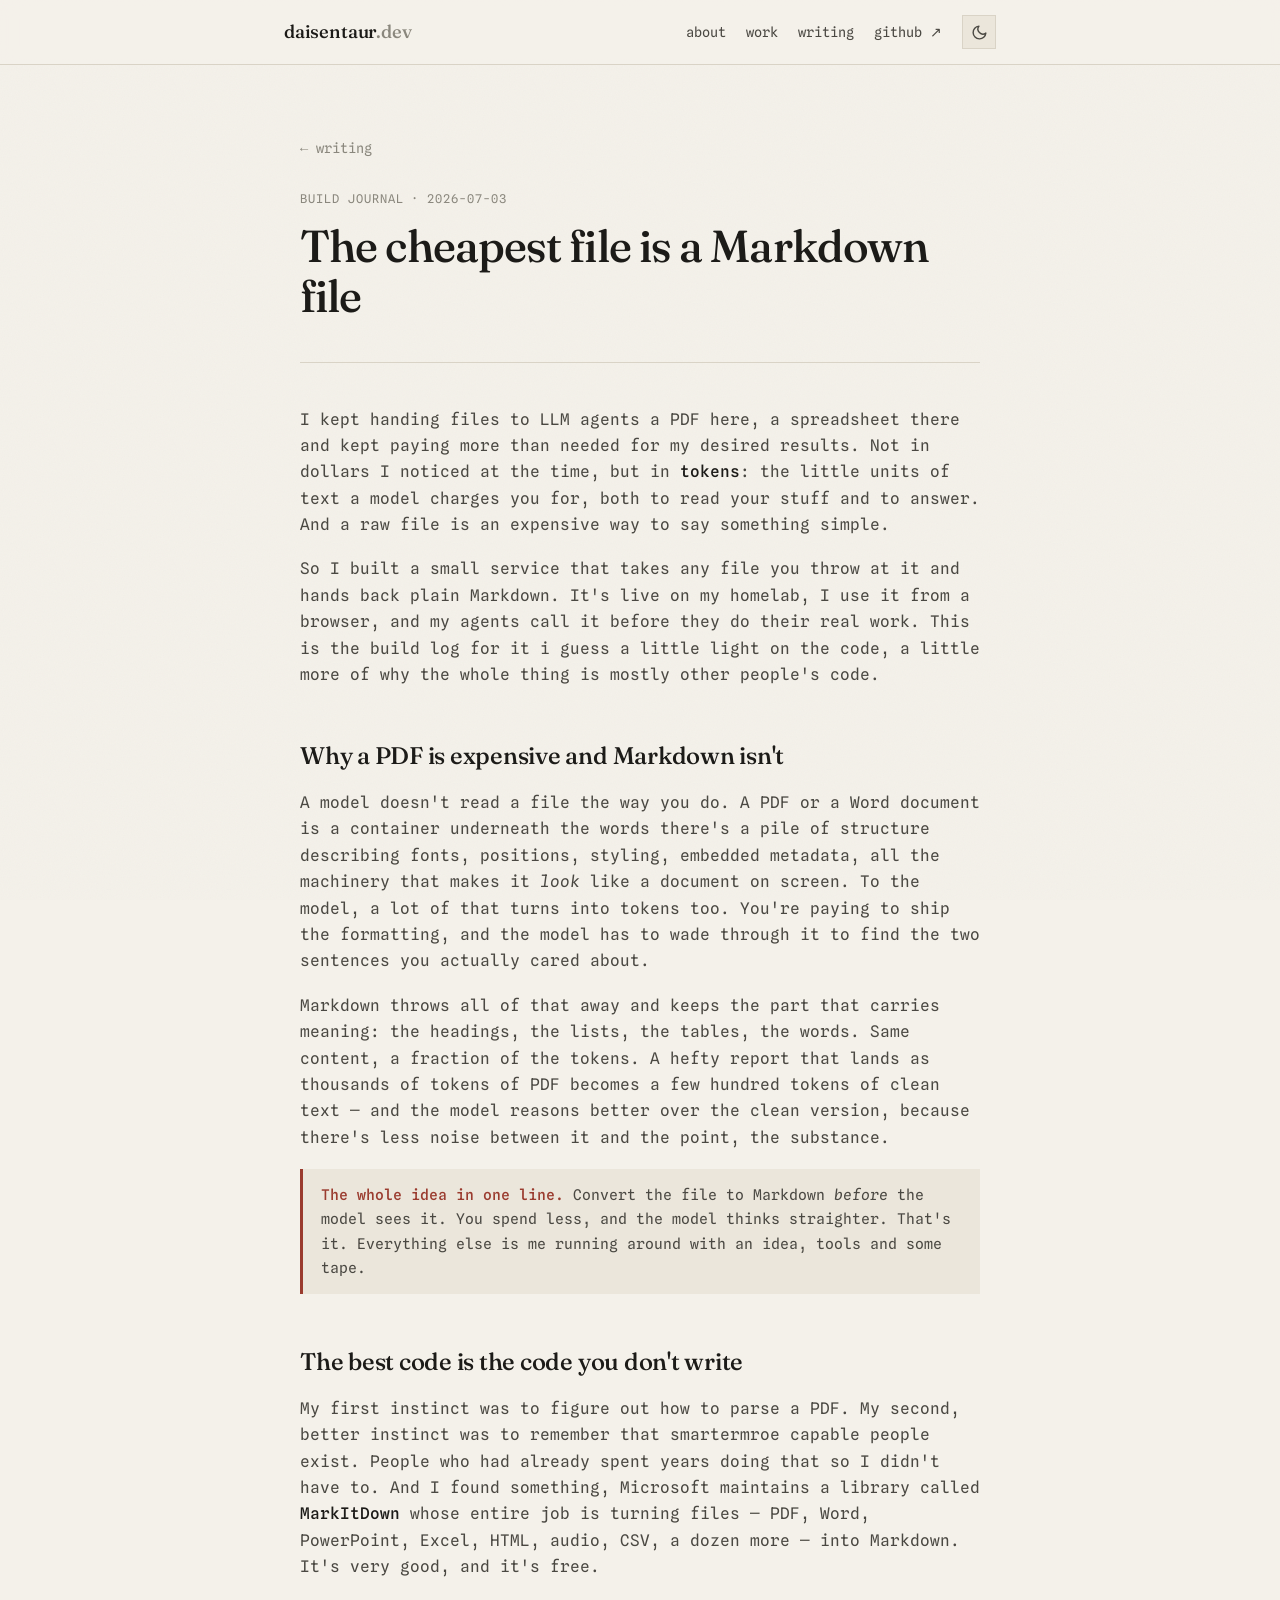
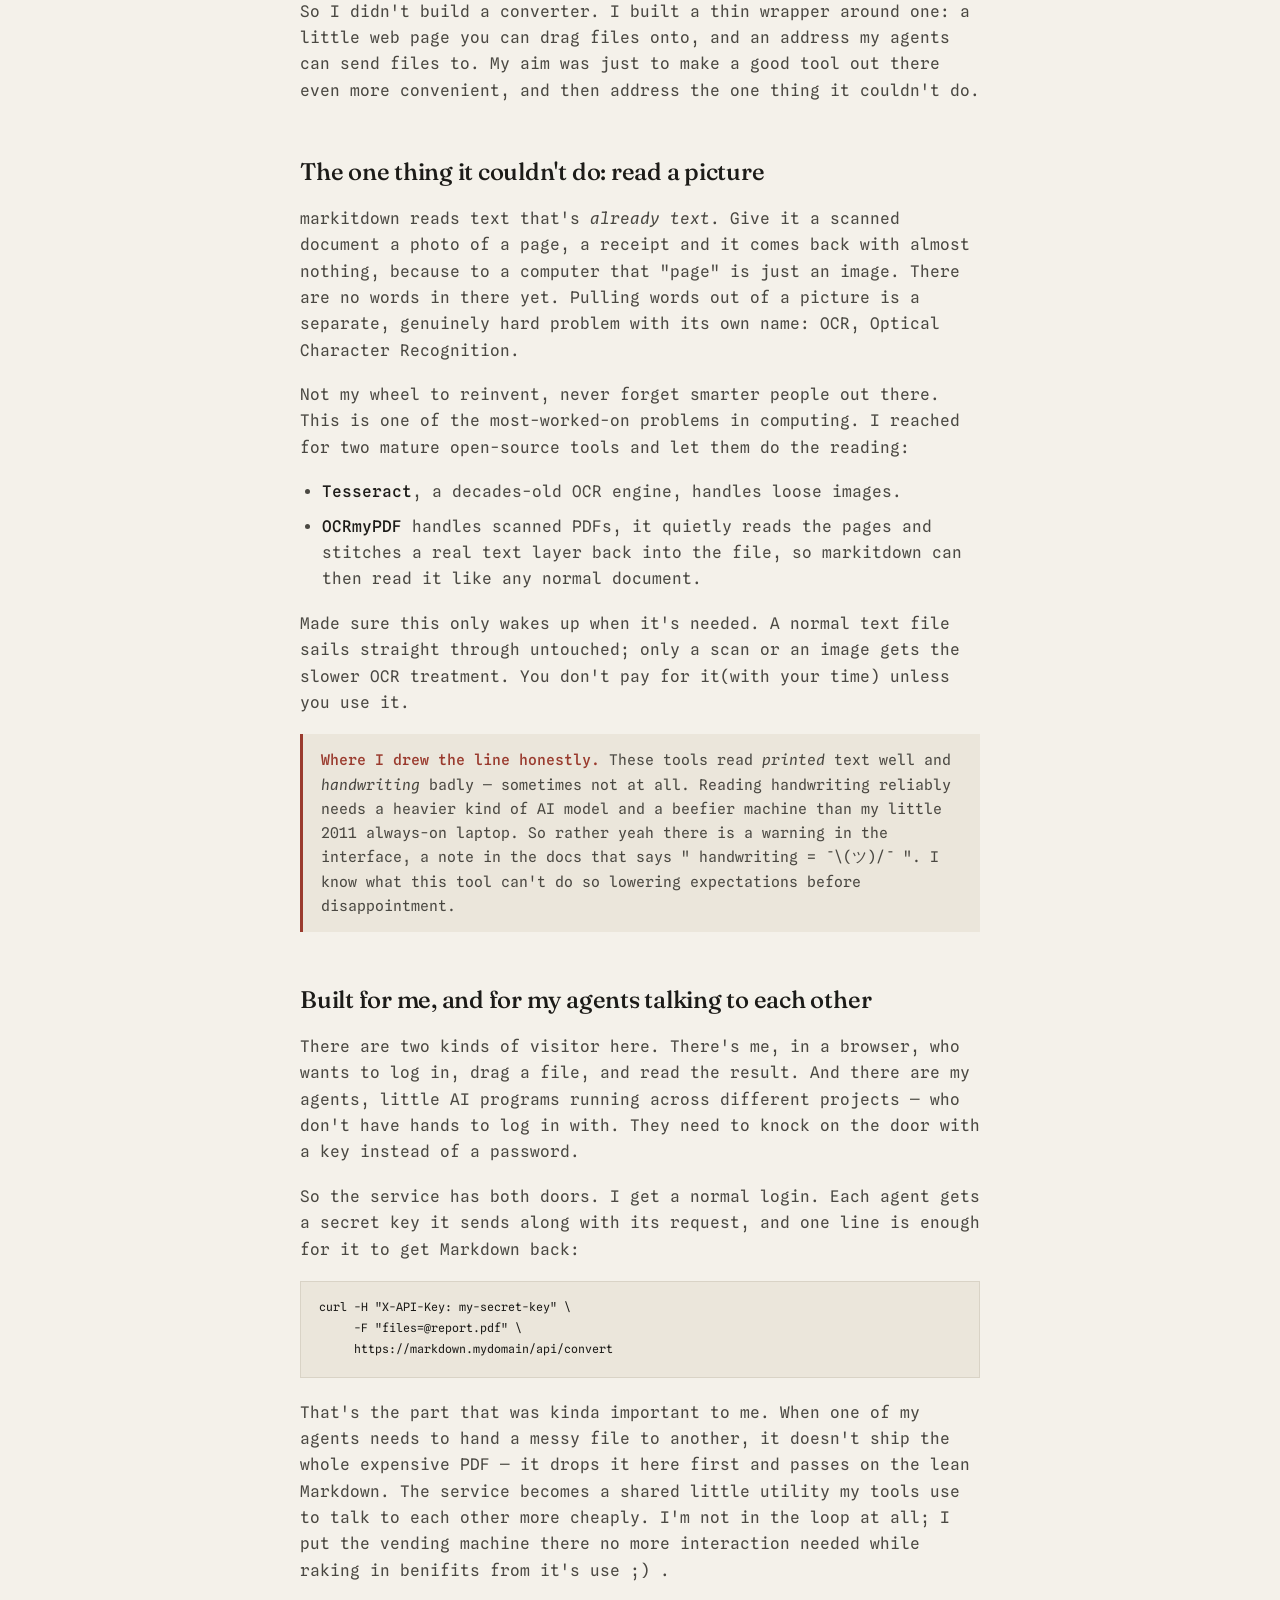
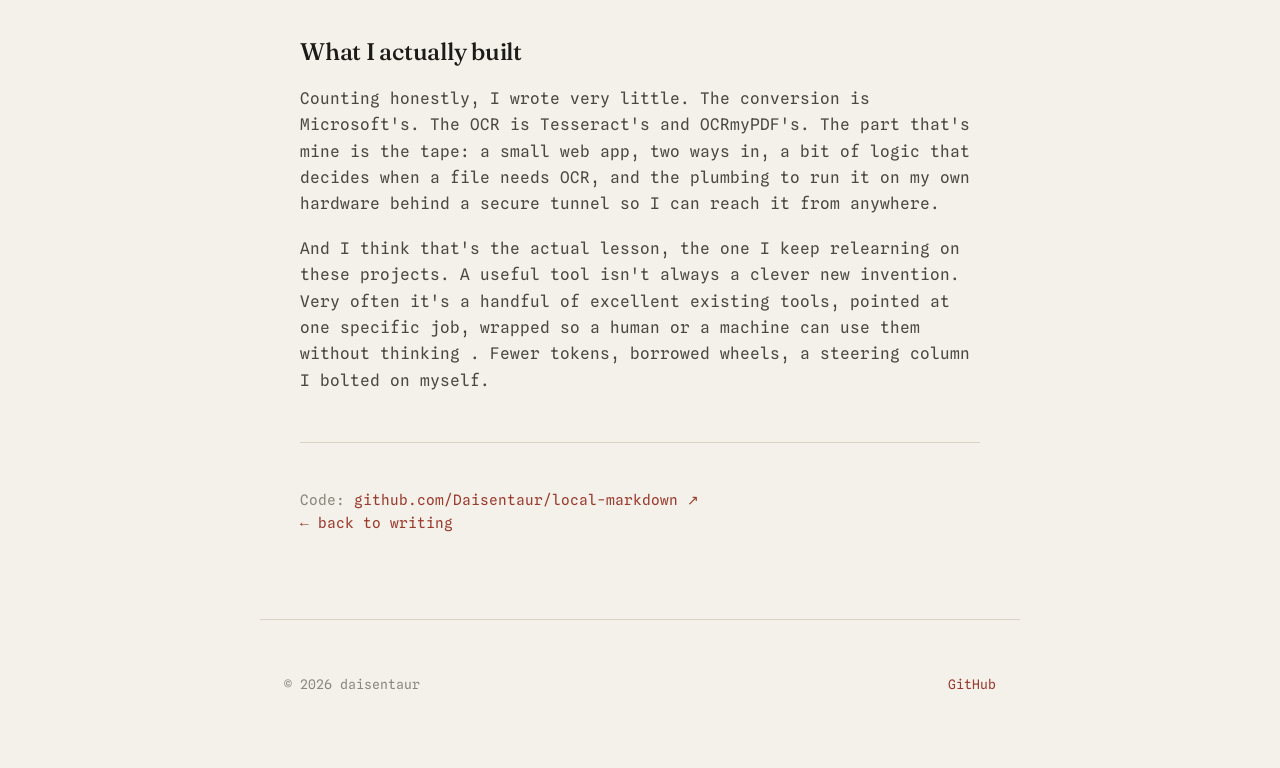
<file: blog/markitdown-web.html>
<!DOCTYPE html>
<html lang="en">
<head>
  <meta charset="UTF-8" />
  <meta name="viewport" content="width=device-width, initial-scale=1.0" />
  <title>The cheapest file is a Markdown file — daisentaur</title>

  <!-- Blocking: sets the theme before first paint (no flash). -->
  <script src="../theme.js"></script>
  <meta name="description" content="Build journal: a little self-hosted service that turns any file into Markdown so my LLM agents stop paying for formatting they never read — assembled from tools I didn't write." />

  <meta property="og:title" content="The cheapest file is a Markdown file" />
  <meta property="og:description" content="Turning every uploaded file into Markdown to cut LLM token cost — a wrapper around markitdown, with OCR bolted on for scans." />
  <meta property="og:type" content="article" />
  <meta property="og:url" content="https://daisentaur.dev/blog/markitdown-web.html" />

  <link rel="icon" href="../favicon.ico" sizes="any" />
  <link rel="icon" type="image/png" href="../favicon-32.png" sizes="32x32" />
  <link rel="apple-touch-icon" href="../apple-touch-icon.png" />

  <link rel="preconnect" href="https://fonts.googleapis.com" />
  <link rel="preconnect" href="https://fonts.gstatic.com" crossorigin />
  <link href="https://fonts.googleapis.com/css2?family=Fraunces:ital,opsz,wght@0,9..144,400;0,9..144,500;0,9..144,600;1,9..144,400&family=Spline+Sans+Mono:wght@400;500&display=swap" rel="stylesheet" />

  <link rel="stylesheet" href="../style.css" />

  <style>
    .post { max-width: 680px; margin: 0 auto; padding: 0 24px; position: relative; z-index: 1; }
    .post-head { padding: 70px 0 40px; border-bottom: 1px solid var(--line); }
    .post-head .back { font-size: 0.85rem; color: var(--ink-mute); }
    .post-head .back:hover { color: var(--accent); }
    .post-head .meta {
      display: block; margin: 28px 0 12px;
      font-size: 0.75rem; letter-spacing: 0.08em; text-transform: uppercase; color: var(--ink-mute);
    }
    .post-head h1 {
      font-family: var(--font-display); font-weight: 500;
      font-size: clamp(1.9rem, 5vw, 2.8rem); line-height: 1.12;
      letter-spacing: -0.02em; margin: 0;
    }
    .post-body { padding: 44px 0 30px; }
    .post-body h2 {
      font-family: var(--font-display); font-weight: 500;
      font-size: 1.5rem; margin: 48px 0 14px; letter-spacing: -0.01em;
    }
    .post-body p { color: var(--ink-soft); margin: 0 0 18px; }
    .post-body ul { color: var(--ink-soft); padding-left: 22px; margin: 0 0 18px; }
    .post-body li { margin-bottom: 8px; }
    .post-body strong { color: var(--ink); font-weight: 500; }
    .post-body code {
      font-family: var(--font-mono); font-size: 0.86em;
      background: var(--paper-2); border: 1px solid var(--line);
      padding: 1px 5px; border-radius: 3px;
    }
    .post-body pre {
      background: var(--paper-2); border: 1px solid var(--line);
      padding: 16px 18px; overflow-x: auto; margin: 0 0 22px;
      font-size: 0.84rem; line-height: 1.55;
    }
    .post-body pre code { background: none; border: none; padding: 0; }
    .callout {
      border-left: 3px solid var(--accent);
      background: var(--paper-2);
      padding: 14px 18px; margin: 0 0 22px;
      font-size: 0.92rem; color: var(--ink-soft);
    }
    .callout strong { color: var(--accent); }
    .post-foot {
      border-top: 1px solid var(--line); padding: 30px 0 70px;
      font-size: 0.9rem; color: var(--ink-mute);
    }
    .post-foot a { color: var(--accent); }
  </style>
</head>
<body>
  <a href="#main" class="skip-link">Skip to content</a>
  <div class="grain" aria-hidden="true"></div>

  <header class="site-header">
    <div class="wrap">
      <a class="mark" href="../index.html" style="color:inherit;text-decoration:none">daisentaur<span class="dot">.dev</span></a>
      <nav aria-label="Primary">
        <a href="../about.html">about</a>
        <a href="../work.html">work</a>
        <a href="../writing.html">writing</a>
        <a href="https://github.com/Daisentaur" rel="me noopener" target="_blank">github&nbsp;&#8599;</a>
        <button class="theme-toggle" type="button" aria-label="Toggle dark and light theme" title="Toggle theme">
          <svg class="icon-moon" width="17" height="17" viewBox="0 0 24 24" fill="none" stroke="currentColor" stroke-width="2" stroke-linecap="round" stroke-linejoin="round" aria-hidden="true"><path d="M21 12.79A9 9 0 1 1 11.21 3 7 7 0 0 0 21 12.79z"/></svg>
          <svg class="icon-sun" width="17" height="17" viewBox="0 0 24 24" fill="none" stroke="currentColor" stroke-width="2" stroke-linecap="round" stroke-linejoin="round" aria-hidden="true"><circle cx="12" cy="12" r="5"/><line x1="12" y1="1" x2="12" y2="3"/><line x1="12" y1="21" x2="12" y2="23"/><line x1="4.22" y1="4.22" x2="5.64" y2="5.64"/><line x1="18.36" y1="18.36" x2="19.78" y2="19.78"/><line x1="1" y1="12" x2="3" y2="12"/><line x1="21" y1="12" x2="23" y2="12"/><line x1="4.22" y1="19.78" x2="5.64" y2="18.36"/><line x1="18.36" y1="5.64" x2="19.78" y2="4.22"/></svg>
        </button>
      </nav>
    </div>
  </header>

  <main id="main">
    <article>
      <div class="post-head post">
        <a class="back" href="../index.html#writing">&#8592; writing</a>
        <span class="meta">Build journal &middot; 2026-07-03</span>
        <h1>The cheapest file is a Markdown file</h1>
      </div>

      <div class="post-body post">
        <p>
          I kept handing files to LLM agents a PDF here, a spreadsheet
          there and kept paying more than needed for my desired results.
          Not in dollars I noticed at the time, but in <strong>tokens</strong>: the
          little units of text a model charges you for, both to read your 
          stuff and to answer. And a raw file is an expensive way to say something simple.
        </p>
        <p>
          So I built a small service that takes any file you throw at it and
          hands back plain Markdown. It's live on my homelab, I use it from a
          browser, and my agents call it before they do their real work. This is
          the build log for it i guess a little light on the code, a little more of
          why the whole thing is mostly other people's code.
        </p>

        <h2>Why a PDF is expensive and Markdown isn't</h2>
        <p>
          A model doesn't read a file the way you do. A PDF or a Word document
          is a container underneath the words there's a pile of structure describing
          fonts, positions, styling, embedded metadata, all the machinery that
          makes it <em>look</em> like a document on screen. To the model, a lot
          of that turns into tokens too. You're paying to ship the formatting,
          and the model has to wade through it to find the two sentences you
          actually cared about.
        </p>
        <p>
          Markdown throws all of that away and keeps the part that carries
          meaning: the headings, the lists, the tables, the words. Same content,
          a fraction of the tokens. A hefty report that lands as thousands of
          tokens of PDF becomes a few hundred tokens of clean text &mdash; and
          the model reasons better over the clean version, because there's less
          noise between it and the point, the substance.
        </p>
        <div class="callout">
          <strong>The whole idea in one line.</strong> Convert the file to
          Markdown <em>before</em> the model sees it. You spend less, and the
          model thinks straighter. That's it. Everything else is me running around
          with an idea, tools and some tape.
        </div>

        <h2>The best code is the code you don't write</h2>
        <p>
          My first instinct was to figure out how to parse a PDF. My second,
          better instinct was to remember that smartermroe capable people exist.
          People who had already spent years doing that so I didn't have to.
          And I found something, Microsoft maintains a library called 
          <strong>MarkItDown</strong> whose entire job is turning files
          &mdash; PDF, Word, PowerPoint, Excel, HTML, audio, CSV, a dozen more
          &mdash; into Markdown. It's very good, and it's free.
        </p>
        <p>
          So I didn't build a converter. I built a thin wrapper around one: a
          little web page you can drag files onto, and an address my agents can
          send files to. My aim was just to make a good tool out there even more
          convenient, and then address the one thing it couldn't do.
        </p>

        <h2>The one thing it couldn't do: read a picture</h2>
        <p>
          markitdown reads text that's <em>already text</em>. Give it a scanned
          document a photo of a page, a receipt and it comes back with almost 
          nothing, because to a computer that "page" is just an image. There are 
          no words in there yet. Pulling words out of a picture is a separate, 
          genuinely hard problem with its own name: OCR, Optical Character Recognition.
        </p>
        <p>
          Not my wheel to reinvent, never forget smarter people out there. This is one of the
          most-worked-on problems in computing. I reached for two mature
          open-source tools and let them do the reading:
        </p>
        <ul>
          <li>
            <strong>Tesseract</strong>, a decades-old OCR engine, handles loose
            images.
          </li>
          <li>
            <strong>OCRmyPDF</strong> handles scanned PDFs, it quietly
            reads the pages and stitches a real text layer back into the file, so
            markitdown can then read it like any normal document.
          </li>
        </ul>
        <p>
          Made sure this only wakes up when it's needed. A normal
          text file sails straight through untouched; only a scan or an image
          gets the slower OCR treatment. You don't pay for it(with your time)
          unless you use it.
        </p>
        <div class="callout">
          <strong>Where I drew the line honestly.</strong> These tools read
          <em>printed</em> text well and <em>handwriting</em> badly &mdash;
          sometimes not at all. Reading handwriting reliably needs a heavier
          kind of AI model and a beefier machine than my little 2011 always-on
          laptop. So rather yeah there is  a warning in the interface, a note in the docs
          that says " handwriting = ¯\(ツ)/¯ ". I know what this tool can't do so 
          lowering expectations before disappointment. 
        </div>

        <h2>Built for me, and for my agents talking to each other</h2>
        <p>
          There are two kinds of visitor here. There's me, in a browser, who
          wants to log in, drag a file, and read the result. And there are my
          agents, little AI programs running across different projects
          &mdash; who don't have hands to log in with. They need to knock on the
          door with a key instead of a password.
        </p>
        <p>
          So the service has both doors. I get a normal login. Each agent gets a
          secret key it sends along with its request, and one line is enough for
          it to get Markdown back:
        </p>
        <pre><code>curl -H "X-API-Key: my-secret-key" \
     -F "files=@report.pdf" \
     https://markdown.mydomain/api/convert</code></pre>
        <p>
          That's the part that was kinda important to me. When one of my agents needs
          to hand a messy file to another, it doesn't ship the whole expensive
          PDF &mdash; it drops it here first and passes on the lean Markdown. The
          service becomes a shared little utility my tools use to talk to each
          other more cheaply. I'm not in the loop at all; I put the vending machine there
          no more interaction needed while raking in benifits from it's use ;) .
        </p>

        <h2>What I actually built</h2>
        <p>
          Counting honestly, I wrote very little. The conversion is Microsoft's.
          The OCR is Tesseract's and OCRmyPDF's. The part that's mine is the
          tape: a small web app, two ways in, a bit of logic that decides when a
          file needs OCR, and the plumbing to run it on my own hardware behind a
          secure tunnel so I can reach it from anywhere.
        </p>
        <p>
          And I think that's the actual lesson, the one I keep relearning on
          these projects. A useful tool isn't always a clever new invention. Very
          often it's a handful of excellent existing tools, pointed at one
          specific job, wrapped so a human or a machine can use them without
          thinking . Fewer tokens, borrowed wheels, a steering column I bolted on myself.
        </p>
      </div>

      <div class="post-foot post">
        <p>
          Code:
          <a href="https://github.com/Daisentaur/local-markdown" rel="noopener" target="_blank">
            github.com/Daisentaur/local-markdown&nbsp;&#8599;
          </a>
          <br />
          <a href="../index.html#writing">&#8592; back to writing</a>
        </p>
      </div>
    </article>
  </main>

  <footer class="site-footer wrap">
    <p>&copy; <span id="year"></span> daisentaur</p>
    <p class="footer-links">
      <a href="https://github.com/Daisentaur" rel="me noopener" target="_blank">GitHub</a>
    </p>
  </footer>

  <script>document.getElementById("year").textContent = new Date().getFullYear();</script>
</body>
</html>
</file>
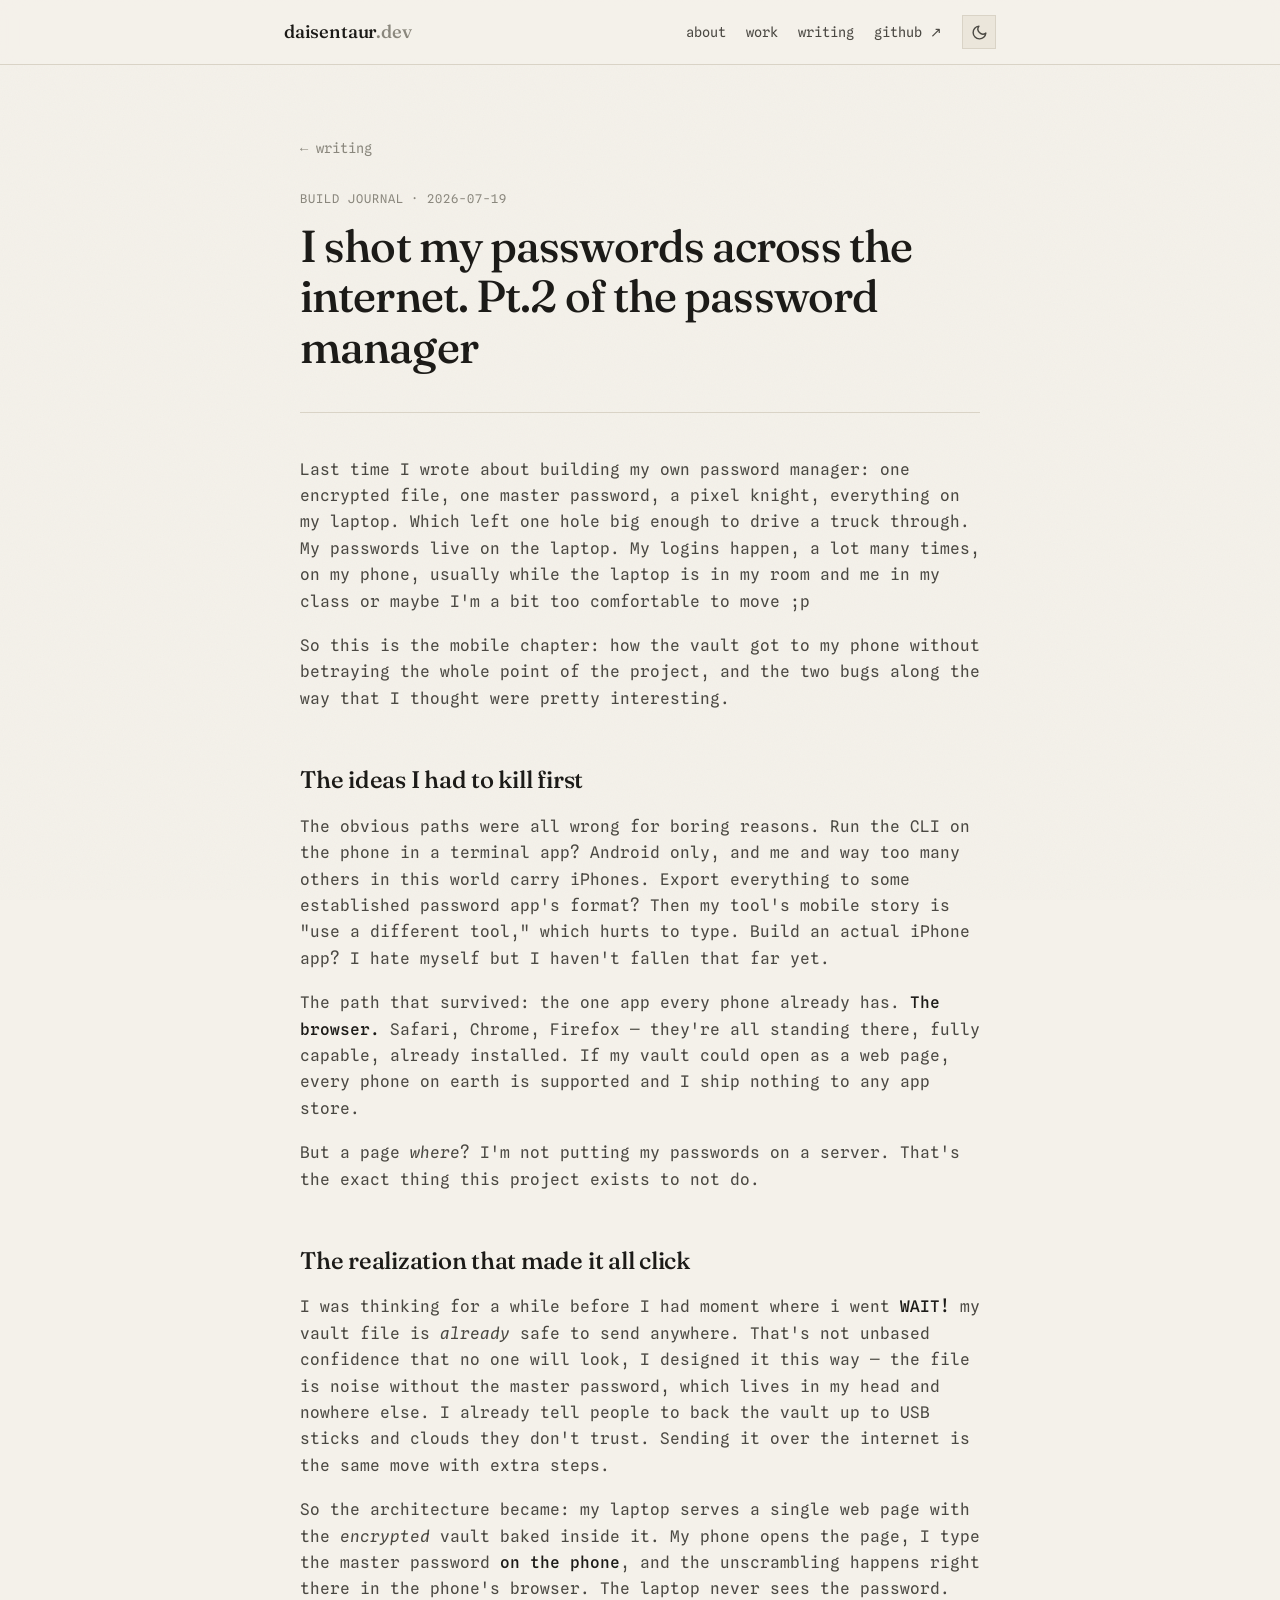
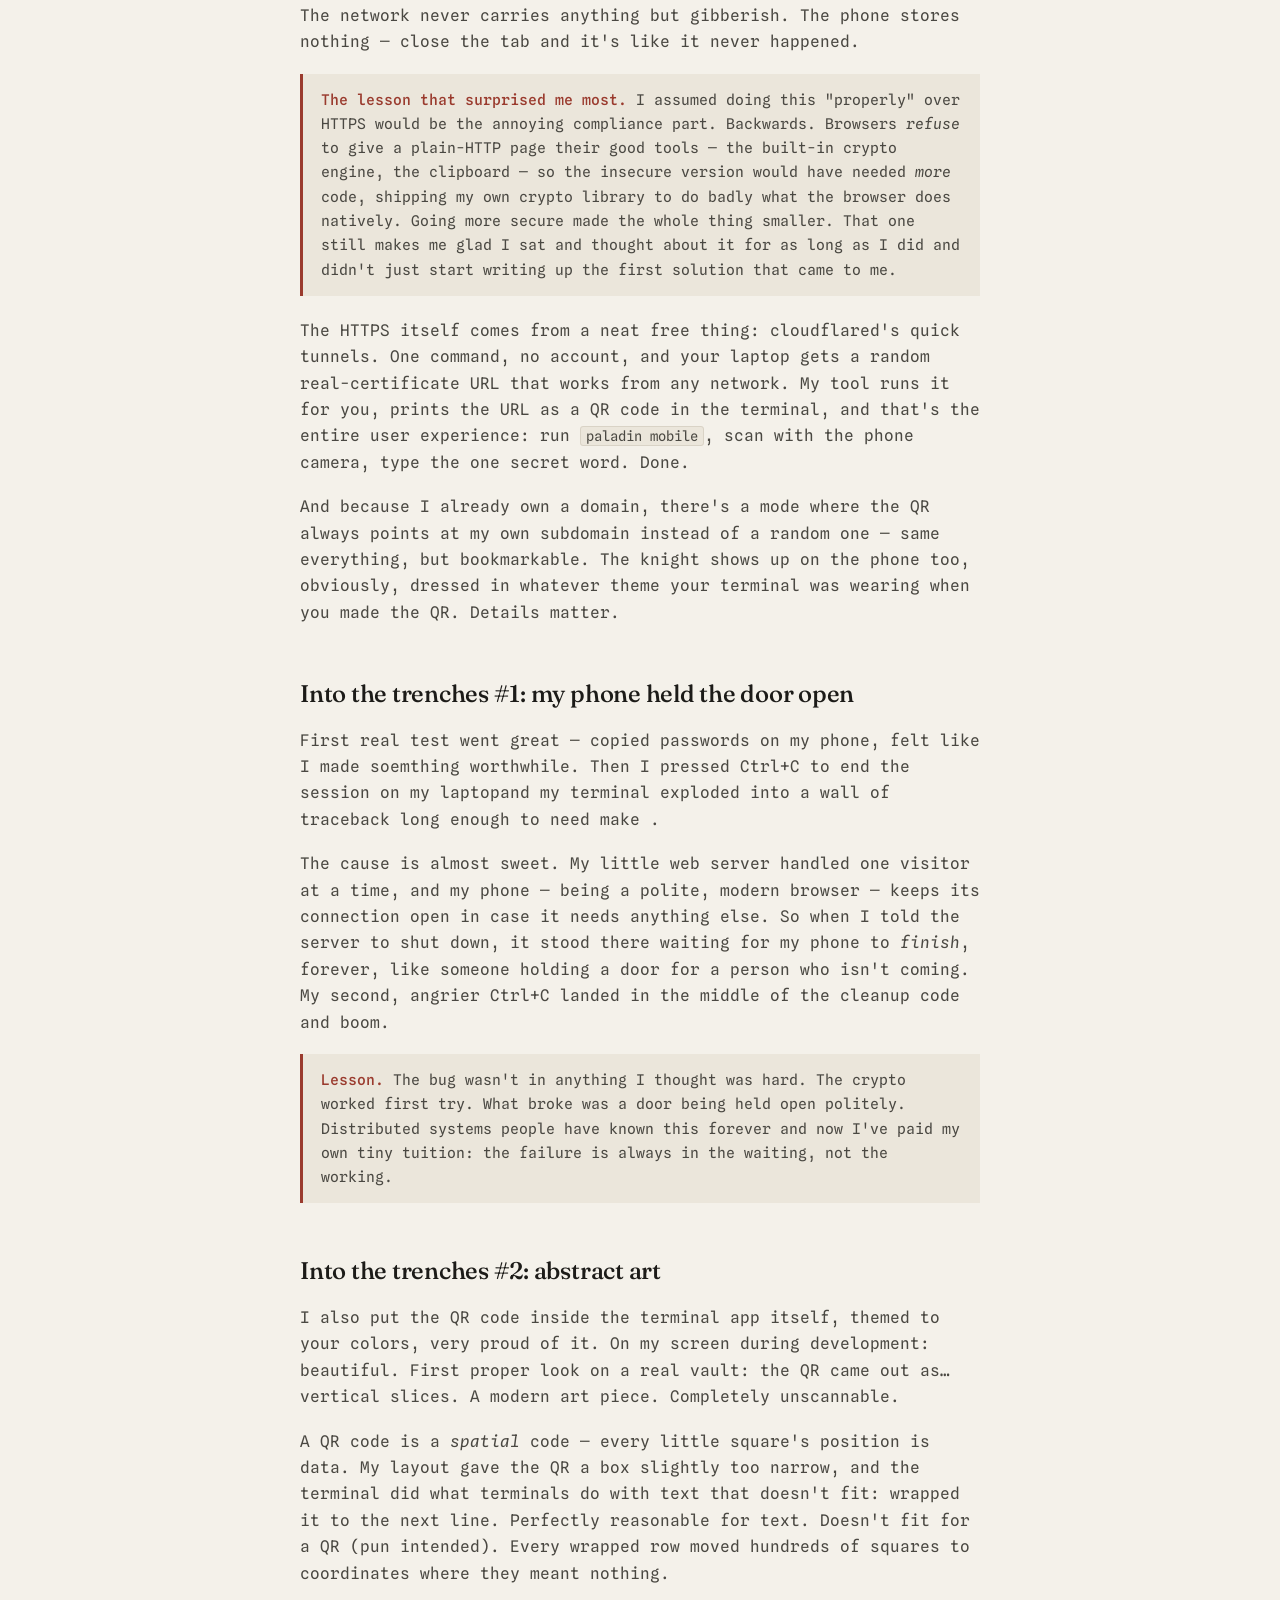
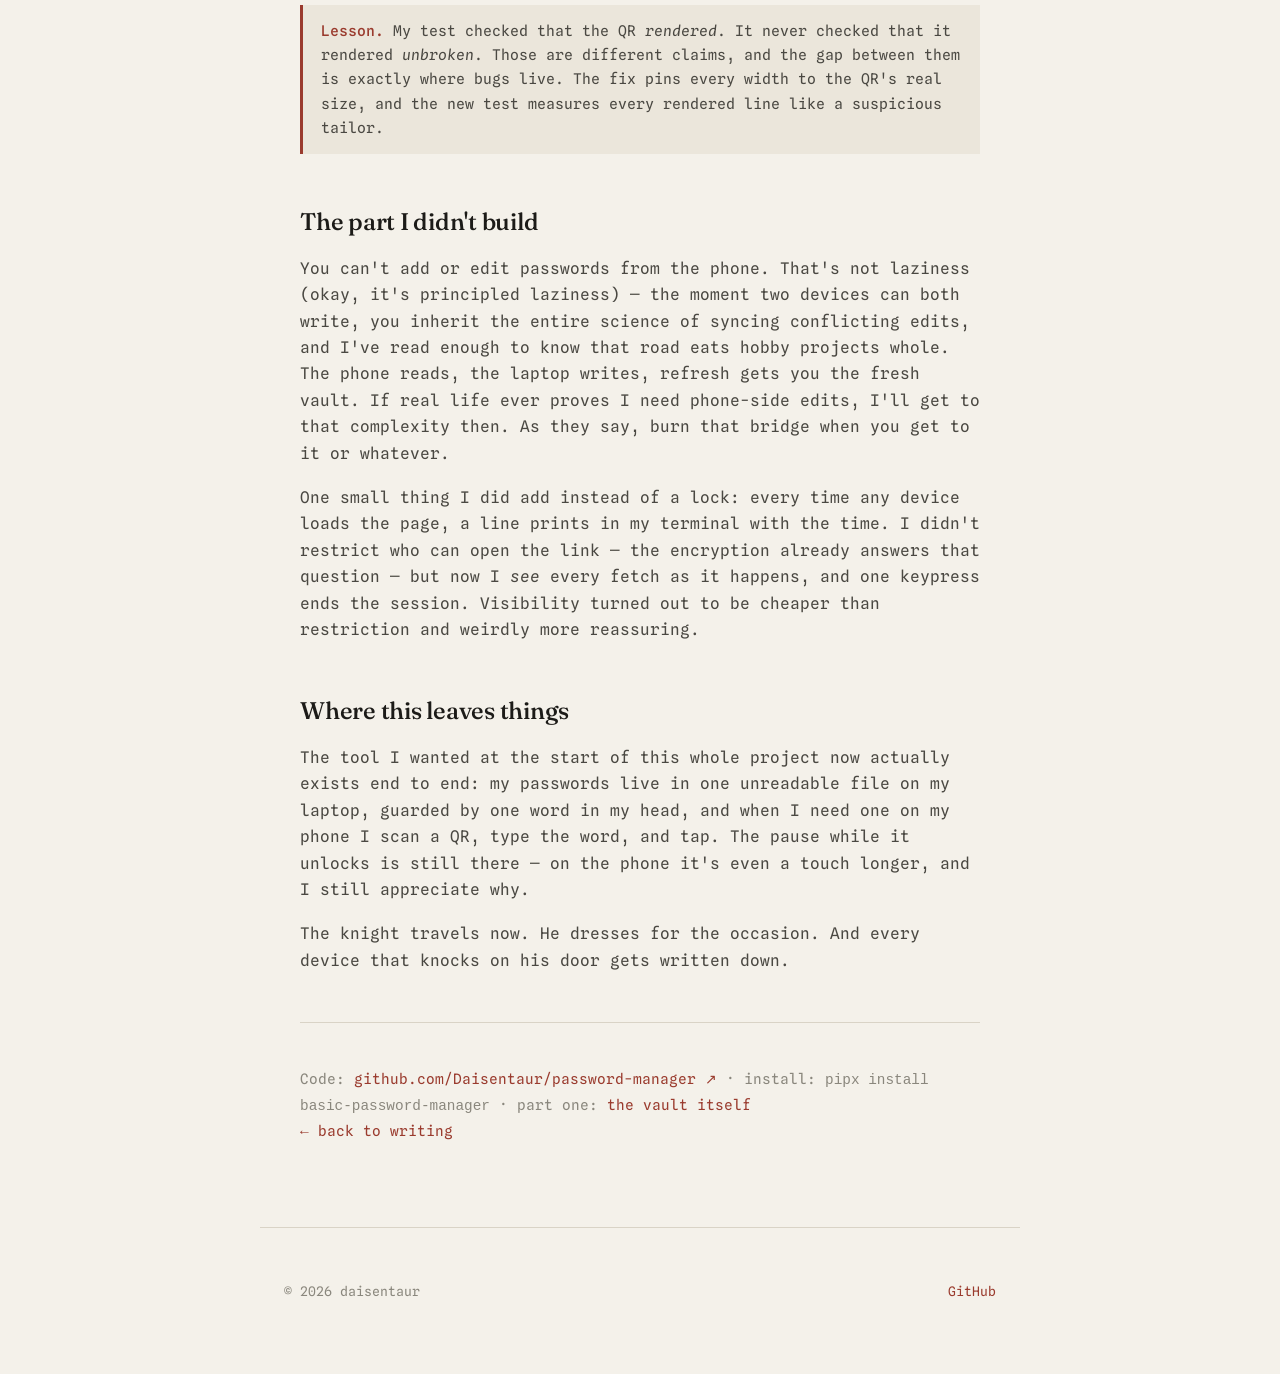
<file: blog/paladin-mobile.html>
<!DOCTYPE html>
<html lang="en">
<head>
  <meta charset="UTF-8" />
  <meta name="viewport" content="width=device-width, initial-scale=1.0" />
  <title>I shot my passwords across the internet. Pt.2 of the password manager — daisentaur</title>

  <!-- Blocking: sets the theme before first paint (no flash). -->
  <script src="../theme.js"></script>
  <meta name="description" content="Build journal: taking my terminal password manager mobile — one QR scan, decryption in the phone's browser, a knight that dresses for the occasion, and two bugs that taught me more than the feature did." />

  <meta property="og:title" content="I flung my passwords across the internet, on purpose." />
  <meta property="og:description" content="Build journal for The Paladin's mobile chapter — why going HTTPS made the code smaller, why ciphertext can travel anywhere, and how a QR code became abstract art." />
  <meta property="og:type" content="article" />
  <meta property="og:url" content="https://daisentaur.dev/blog/paladin-mobile.html" />

  <link rel="icon" href="../favicon.ico" sizes="any" />
  <link rel="icon" type="image/png" href="../favicon-32.png" sizes="32x32" />
  <link rel="apple-touch-icon" href="../apple-touch-icon.png" />

  <link rel="preconnect" href="https://fonts.googleapis.com" />
  <link rel="preconnect" href="https://fonts.gstatic.com" crossorigin />
  <link href="https://fonts.googleapis.com/css2?family=Fraunces:ital,opsz,wght@0,9..144,400;0,9..144,500;0,9..144,600;1,9..144,400&family=Spline+Sans+Mono:wght@400;500&display=swap" rel="stylesheet" />

  <link rel="stylesheet" href="../style.css" />

  <style>
    .post { max-width: 680px; margin: 0 auto; padding: 0 24px; position: relative; z-index: 1; }
    .post-head { padding: 70px 0 40px; border-bottom: 1px solid var(--line); }
    .post-head .back { font-size: 0.85rem; color: var(--ink-mute); }
    .post-head .back:hover { color: var(--accent); }
    .post-head .meta {
      display: block; margin: 28px 0 12px;
      font-size: 0.75rem; letter-spacing: 0.08em; text-transform: uppercase; color: var(--ink-mute);
    }
    .post-head h1 {
      font-family: var(--font-display); font-weight: 500;
      font-size: clamp(1.9rem, 5vw, 2.8rem); line-height: 1.12;
      letter-spacing: -0.02em; margin: 0;
    }
    .post-body { padding: 44px 0 30px; }
    .post-body h2 {
      font-family: var(--font-display); font-weight: 500;
      font-size: 1.5rem; margin: 48px 0 14px; letter-spacing: -0.01em;
    }
    .post-body p { color: var(--ink-soft); margin: 0 0 18px; }
    .post-body ul { color: var(--ink-soft); padding-left: 22px; margin: 0 0 18px; }
    .post-body li { margin-bottom: 8px; }
    .post-body strong { color: var(--ink); font-weight: 500; }
    .post-body code {
      font-family: var(--font-mono); font-size: 0.86em;
      background: var(--paper-2); border: 1px solid var(--line);
      padding: 1px 5px; border-radius: 3px;
    }
    .post-body pre {
      background: var(--paper-2); border: 1px solid var(--line);
      padding: 16px 18px; overflow-x: auto; margin: 0 0 22px;
      font-size: 0.84rem; line-height: 1.55;
    }
    .post-body pre code { background: none; border: none; padding: 0; }
    .callout {
      border-left: 3px solid var(--accent);
      background: var(--paper-2);
      padding: 14px 18px; margin: 0 0 22px;
      font-size: 0.92rem; color: var(--ink-soft);
    }
    .callout strong { color: var(--accent); }
    .post-foot {
      border-top: 1px solid var(--line); padding: 30px 0 70px;
      font-size: 0.9rem; color: var(--ink-mute);
    }
    .post-foot a { color: var(--accent); }
  </style>
</head>
<body>
  <a href="#main" class="skip-link">Skip to content</a>
  <div class="grain" aria-hidden="true"></div>

  <header class="site-header">
    <div class="wrap">
      <a class="mark" href="../index.html" style="color:inherit;text-decoration:none">daisentaur<span class="dot">.dev</span></a>
      <nav aria-label="Primary">
        <a href="../about.html">about</a>
        <a href="../work.html">work</a>
        <a href="../writing.html">writing</a>
        <a href="https://github.com/Daisentaur" rel="me noopener" target="_blank">github&nbsp;&#8599;</a>
        <button class="theme-toggle" type="button" aria-label="Toggle dark and light theme" title="Toggle theme">
          <svg class="icon-moon" width="17" height="17" viewBox="0 0 24 24" fill="none" stroke="currentColor" stroke-width="2" stroke-linecap="round" stroke-linejoin="round" aria-hidden="true"><path d="M21 12.79A9 9 0 1 1 11.21 3 7 7 0 0 0 21 12.79z"/></svg>
          <svg class="icon-sun" width="17" height="17" viewBox="0 0 24 24" fill="none" stroke="currentColor" stroke-width="2" stroke-linecap="round" stroke-linejoin="round" aria-hidden="true"><circle cx="12" cy="12" r="5"/><line x1="12" y1="1" x2="12" y2="3"/><line x1="12" y1="21" x2="12" y2="23"/><line x1="4.22" y1="4.22" x2="5.64" y2="5.64"/><line x1="18.36" y1="18.36" x2="19.78" y2="19.78"/><line x1="1" y1="12" x2="3" y2="12"/><line x1="21" y1="12" x2="23" y2="12"/><line x1="4.22" y1="19.78" x2="5.64" y2="18.36"/><line x1="18.36" y1="5.64" x2="19.78" y2="4.22"/></svg>
        </button>
      </nav>
    </div>
  </header>

  <main id="main">
    <article>
      <div class="post-head post">
        <a class="back" href="../writing.html">&#8592; writing</a>
        <span class="meta">Build journal &middot; 2026-07-19</span>
        <h1>I shot my passwords across the internet. Pt.2 of the password manager</h1>
      </div>

      <div class="post-body post">
        <p>
          Last time I wrote about building my own password manager: one
          encrypted file, one master password, a pixel knight, everything on
          my laptop. Which left one hole big enough to drive a truck through.
          My passwords live on the laptop. My logins happen, a lot many times,
          on my phone, usually while the laptop is in my room and me in my class
         or maybe I'm a bit too comfortable to move ;p
        </p>
        <p>
          So this is the mobile chapter: how the vault got to my phone
          without betraying the whole point of the project, and the two bugs
          along the way that I thought were pretty interesting.
        </p>

        <h2>The ideas I had to kill first</h2>
        <p>
          The obvious paths were all wrong for boring reasons. Run the CLI on
          the phone in a terminal app? Android only, and me and way too many
          others in this world carry iPhones. Export everything to some
          established password app's format? Then my tool's mobile story is
          "use a different tool," which hurts to type. Build an actual iPhone
          app? I hate myself but I haven't fallen that far yet.
        </p>
        <p>
          The path that survived: the one app every phone already has.
          <strong>The browser.</strong> Safari, Chrome, Firefox — they're all
          standing there, fully capable, already installed. If my vault could
          open as a web page, every phone on earth is supported and I ship
          nothing to any app store.
        </p>
        <p>
          But a page <em>where</em>? I'm not putting my passwords on a
          server. That's the exact thing this project exists to not do.
        </p>

        <h2>The realization that made it all click</h2>
        <p>
          I was thinking for a while before I had moment where i went <strong>WAIT!</strong>
          my vault file is <em>already</em> safe to send anywhere. That's not
          unbased confidence that no one will look, I designed it this way —
          the file is noise without  the master password, which lives in my
          head and nowhere else. I already tell people to back the vault up
          to USB sticks and clouds they don't trust. Sending it over the
          internet is the same move with extra steps.
        </p>
        <p>
          So the architecture became: my laptop serves a single web page with
          the <em>encrypted</em> vault baked inside it. My phone opens the
          page, I type the master password <strong>on the phone</strong>, and
          the unscrambling happens right there in the phone's browser. The
          laptop never sees the password. The network never carries anything
          but gibberish. The phone stores nothing — close the tab and it's
          like it never happened.
        </p>
        <div class="callout">
          <strong>The lesson that surprised me most.</strong> I assumed doing
          this "properly" over HTTPS would be the annoying compliance part.
          Backwards. Browsers <em>refuse</em> to give a plain-HTTP page their
          good tools — the built-in crypto engine, the clipboard — so the
          insecure version would have needed <em>more</em> code, shipping my
          own crypto library to do badly what the browser does natively.
          Going more secure made the whole thing smaller. That one still
          makes me glad I sat and thought about it for as long as I did and
          didn't just start writing up the first solution that came to me.
        </div>
        <p>
          The HTTPS itself comes from a neat free thing: cloudflared's quick
          tunnels. One command, no account, and your laptop gets a random
          real-certificate URL that works from any network. My tool runs it
          for you, prints the URL as a QR code in the terminal, and that's
          the entire user experience: run <code>paladin mobile</code>, scan
          with the phone camera, type the one secret word. Done.
        </p>
        <p>
          And because I already own a domain, there's a mode where the QR
          always points at my own subdomain instead of a random one — same
          everything, but bookmarkable. The knight shows up on the phone too,
          obviously, dressed in whatever theme your terminal was wearing when
          you made the QR. Details matter.
        </p>

        <h2>Into the trenches #1: my phone held the door open</h2>
        <p>
          First real test went great — copied passwords on my phone, felt
          like I made soemthing worthwhile. Then I pressed Ctrl+C to end the
          session on my laptopand my terminal exploded into a wall of traceback
          long enough to need make .
        </p>
        <p>
          The cause is almost sweet. My little web server handled one
          visitor at a time, and my phone — being a polite, modern browser —
          keeps its connection open in case it needs anything else. So when I
          told the server to shut down, it stood there waiting for my phone
          to <em>finish</em>, forever, like someone holding a door for a
          person who isn't coming. My second, angrier Ctrl+C landed in the
          middle of the cleanup code and boom.
        </p>
        <div class="callout">
          <strong>Lesson.</strong> The bug wasn't in anything I thought was
          hard. The crypto worked first try. What broke was a door being held
          open politely. Distributed systems people have known this forever
          and now I've paid my own tiny tuition: the failure is always in the
          waiting, not the working.
        </div>

        <h2>Into the trenches #2: abstract art</h2>
        <p>
          I also put the QR code inside the terminal app itself, themed to
          your colors, very proud of it. On my screen during development:
          beautiful. First proper look on a real vault: the QR came out as…
          vertical slices. A modern art piece. Completely unscannable.
        </p>
        <p>
          A QR code is a <em>spatial</em> code — every little square's
          position is data. My layout gave the QR a box slightly too narrow,
          and the terminal did what terminals do with text that doesn't fit:
          wrapped it to the next line. Perfectly reasonable for text.
          Doesn't fit for a QR (pun intended). Every wrapped row moved hundreds
          of squares to coordinates where they meant nothing.
        </p>
        <div class="callout">
          <strong>Lesson.</strong> My test checked that the QR
          <em>rendered</em>. It never checked that it rendered
          <em>unbroken</em>. Those are different claims, and the gap between
          them is exactly where bugs live. The fix pins every width to the
          QR's real size, and the new test measures every rendered line like
          a suspicious tailor.
        </div>

        <h2>The part I didn't build</h2>
        <p>
          You can't add or edit passwords from the phone. That's not laziness
          (okay, it's principled laziness) — the moment two devices can both
          write, you inherit the entire science of syncing conflicting edits,
          and I've read enough to know that road eats hobby projects whole.
          The phone reads, the laptop writes, refresh gets you the fresh
          vault. If real life ever proves I need phone-side edits, I'll get
          to that complexity then. As they say, burn that bridge when you get
          to it or whatever.
        </p>
        <p>
          One small thing I did add instead of a lock: every time any device
          loads the page, a line prints in my terminal with the time. I
          didn't restrict who can open the link — the encryption already
          answers that question — but now I <em>see</em> every fetch as it
          happens, and one keypress ends the session. Visibility turned out
          to be cheaper than restriction and weirdly more reassuring.
        </p>

        <h2>Where this leaves things</h2>
        <p>
          The tool I wanted at the start of this whole project now actually
          exists end to end: my passwords live in one unreadable file on my
          laptop, guarded by one word in my head, and when I need one on my
          phone I scan a QR, type the word, and tap. The pause while it
          unlocks is still there — on the phone it's even a touch longer, and
          I still appreciate why.
        </p>
        <p>
          The knight travels now. He dresses for the occasion. And every
          device that knocks on his door gets written down.
        </p>
      </div>

      <div class="post-foot post">
        <p>
          Code:
          <a href="https://github.com/Daisentaur/password-manager" rel="noopener" target="_blank">
            github.com/Daisentaur/password-manager&nbsp;&#8599;
          </a>
          &middot; install: <code>pipx install basic-password-manager</code>
          &middot; part one:
          <a href="pw-manager.html">the vault itself</a>
          <br />
          <a href="../writing.html">&#8592; back to writing</a>
        </p>
      </div>
    </article>
  </main>

  <footer class="site-footer wrap">
    <p>&copy; <span id="year"></span> daisentaur</p>
    <p class="footer-links">
      <a href="https://github.com/Daisentaur" rel="me noopener" target="_blank">GitHub</a>
    </p>
  </footer>

  <script>document.getElementById("year").textContent = new Date().getFullYear();</script>
</body>
</html>
</file>
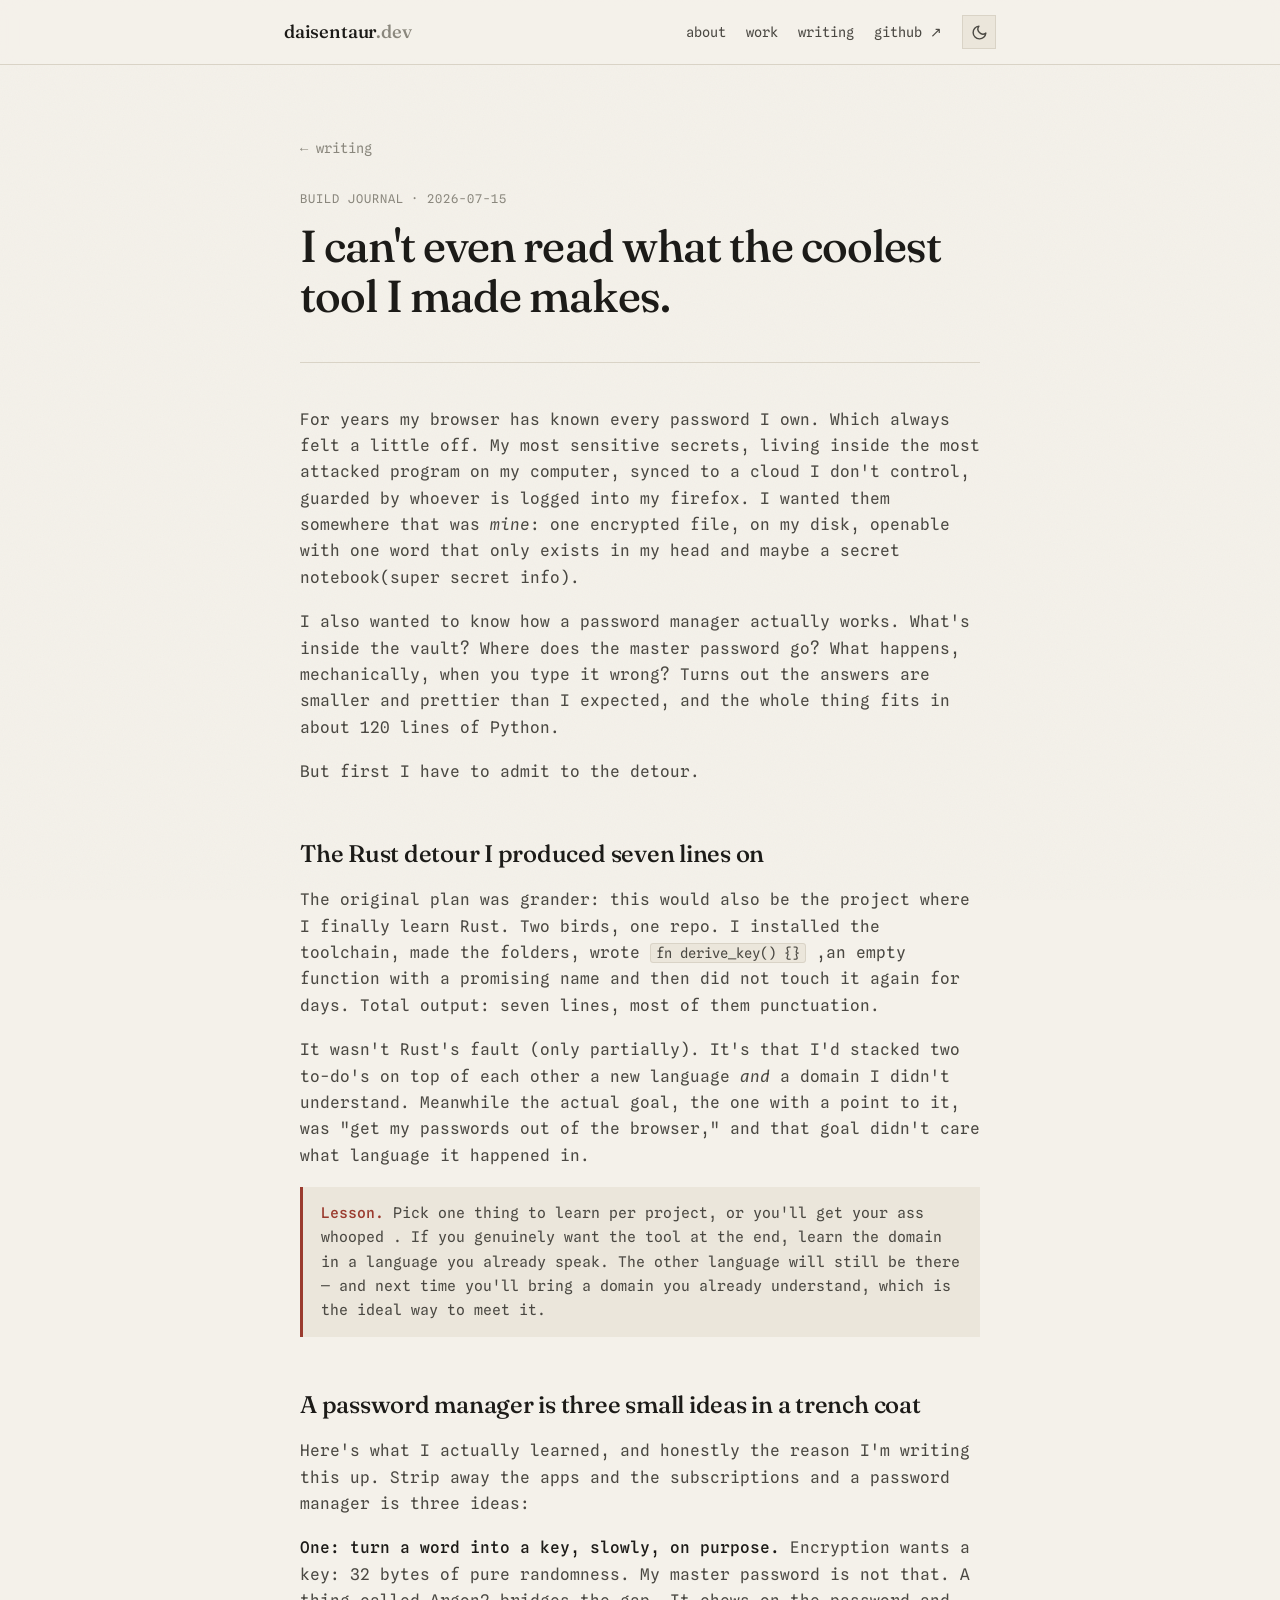
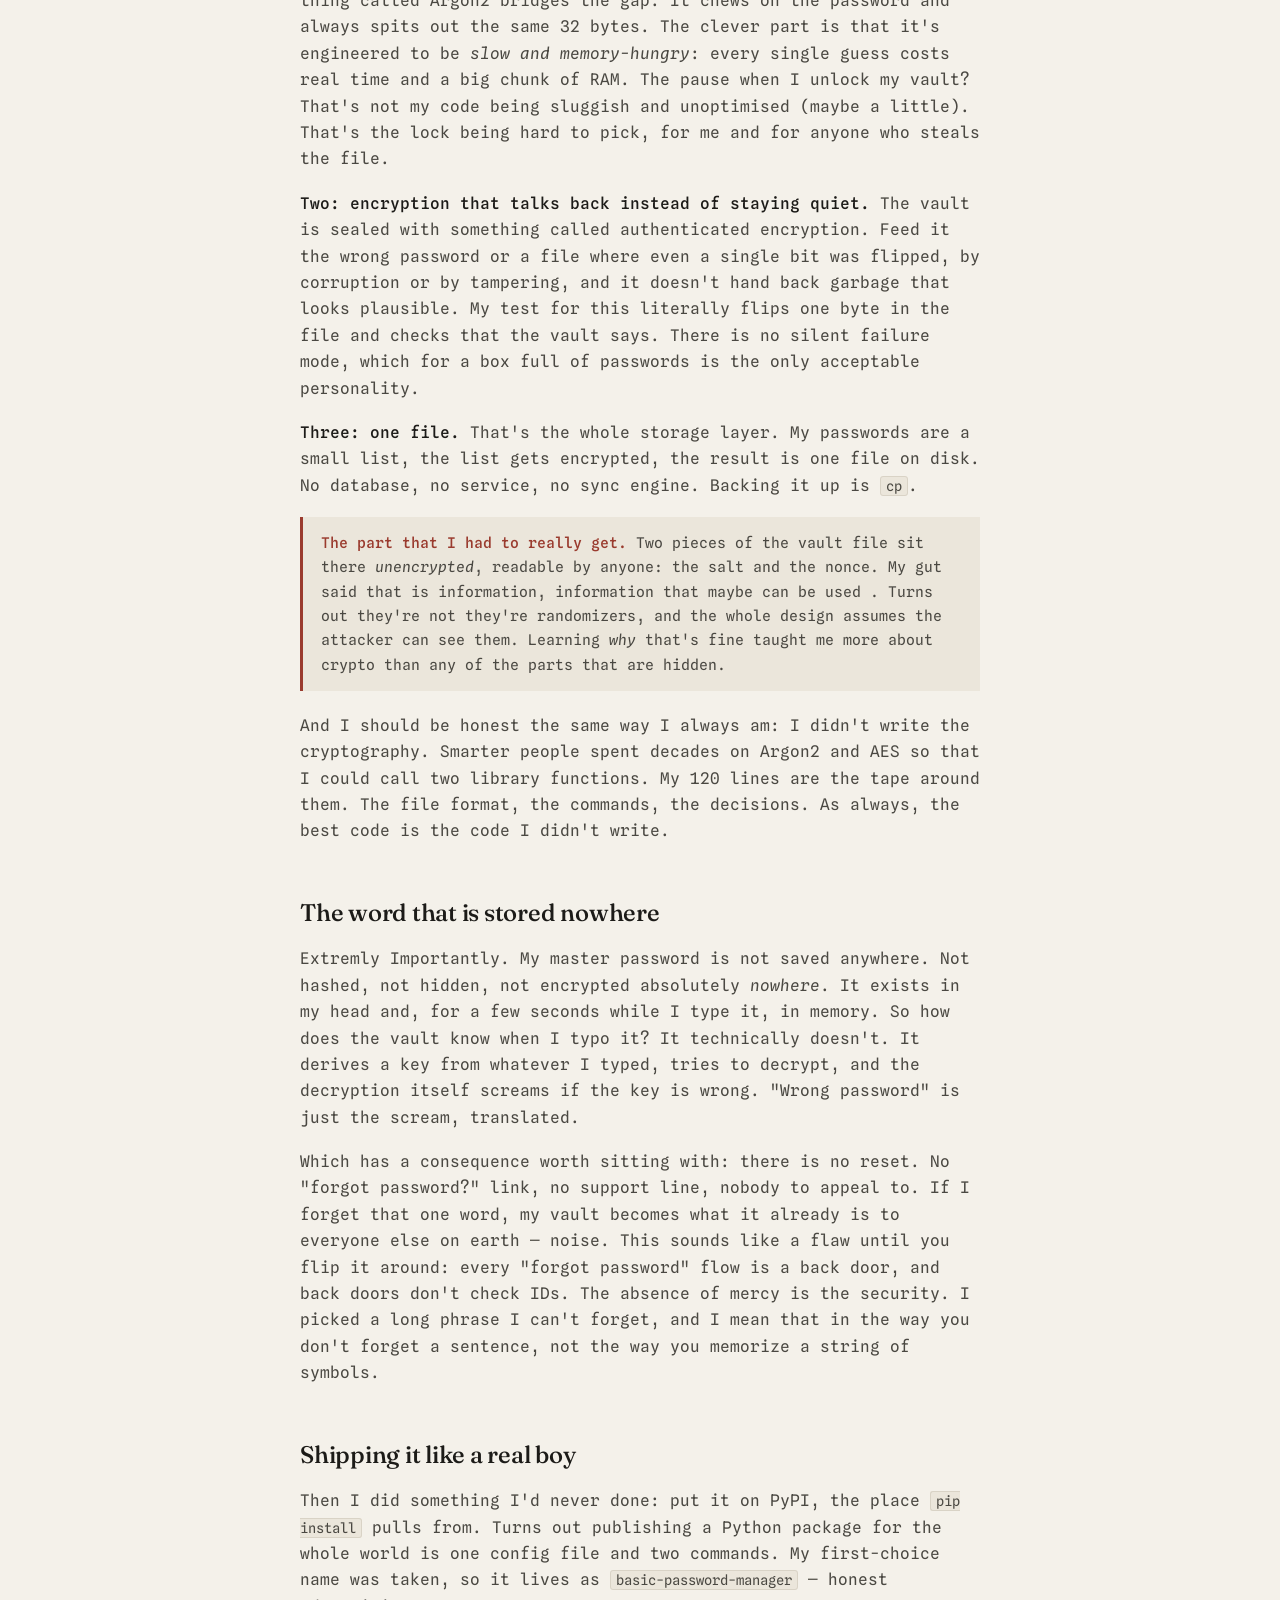
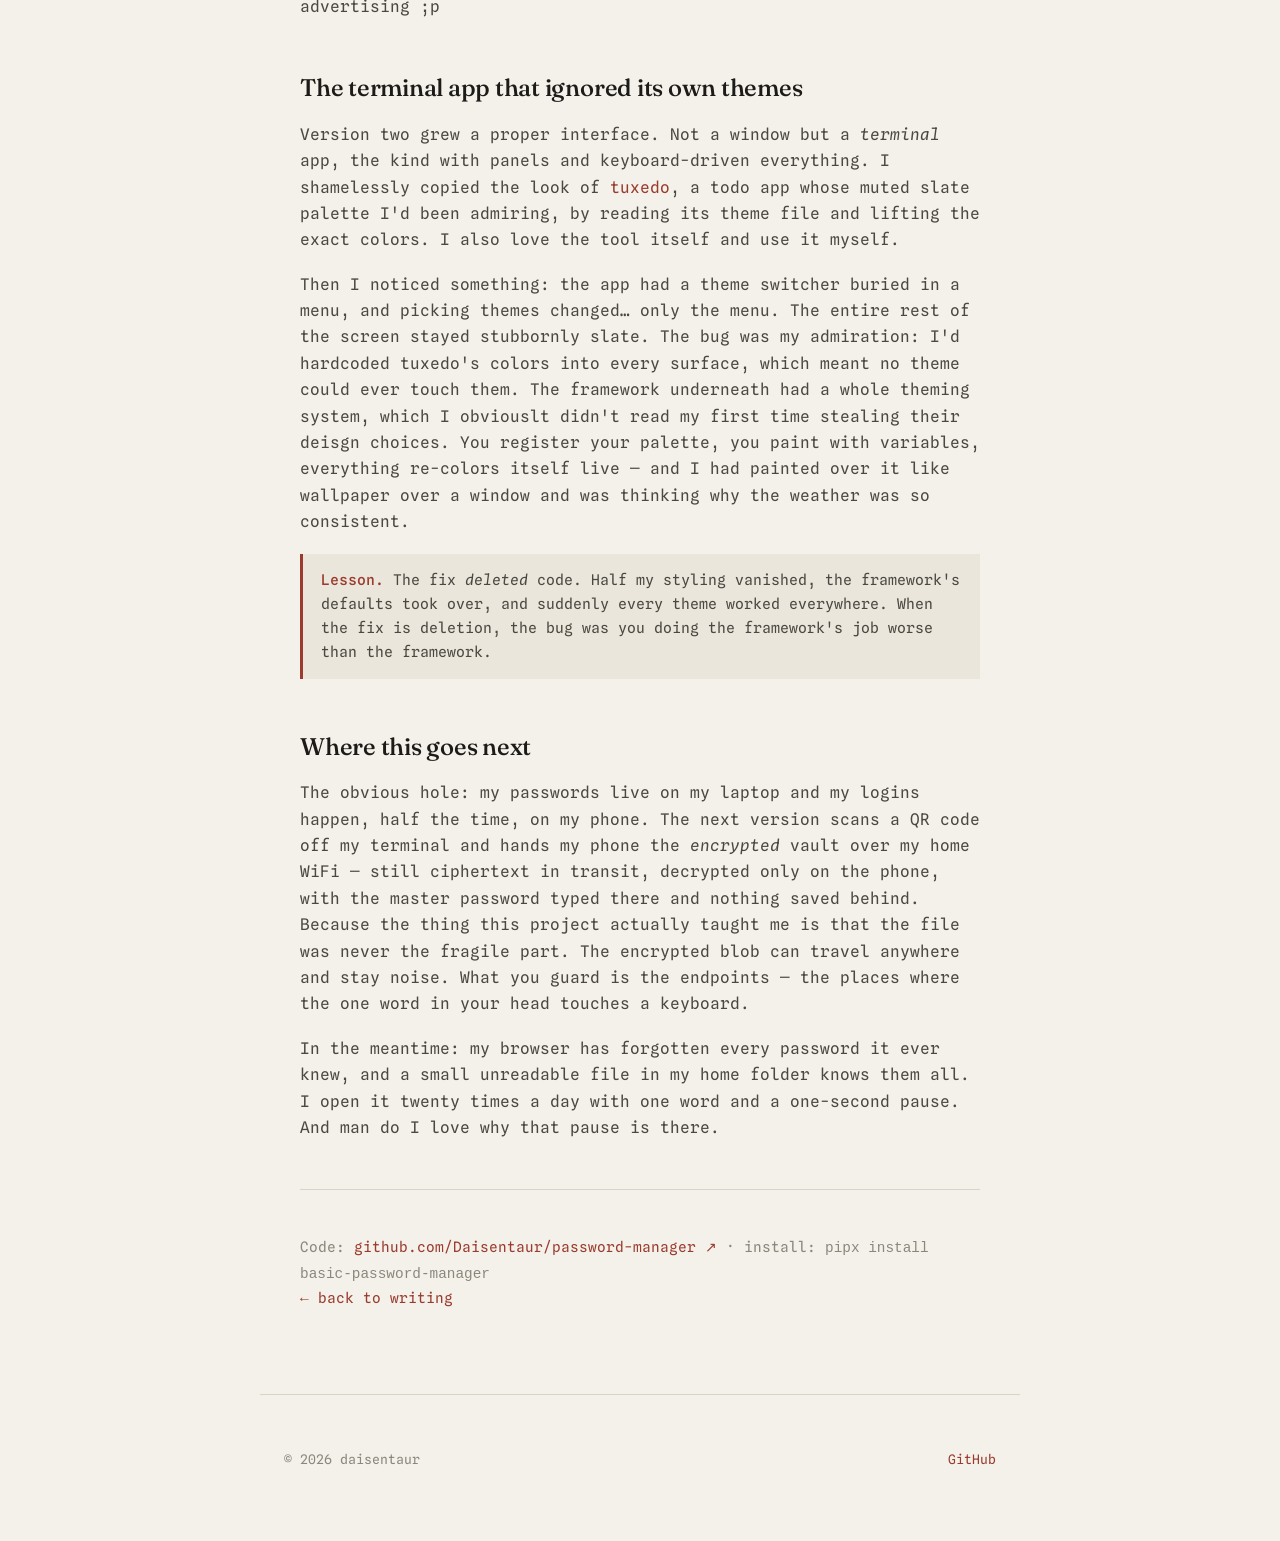
<file: blog/pw-manager.html>
<!DOCTYPE html>
<html lang="en">
<head>
  <meta charset="UTF-8" />
  <meta name="viewport" content="width=device-width, initial-scale=1.0" />
  <title>I can't even read what the coolest tool I made makes. — daisentaur</title>

  <!-- Blocking: sets the theme before first paint (no flash). -->
  <script src="../theme.js"></script>
  <meta name="description" content="Build journal: writing my own password manager to finally leave browser password storage — a Rust detour that produced seven lines, three small crypto ideas, and a file nobody can read, including me if I forget one word." />

  <meta property="og:title" content="One forgotten word and it's all gone. That's the feature." />
  <meta property="og:description" content="Build journal for pw-manager — a local encrypted vault, a detour through Rust, a force-push confession, and why no-recovery is the whole point." />
  <meta property="og:type" content="article" />
  <meta property="og:url" content="https://daisentaur.dev/blog/pw-manager.html" />

  <link rel="icon" href="../favicon.ico" sizes="any" />
  <link rel="icon" type="image/png" href="../favicon-32.png" sizes="32x32" />
  <link rel="apple-touch-icon" href="../apple-touch-icon.png" />

  <link rel="preconnect" href="https://fonts.googleapis.com" />
  <link rel="preconnect" href="https://fonts.gstatic.com" crossorigin />
  <link href="https://fonts.googleapis.com/css2?family=Fraunces:ital,opsz,wght@0,9..144,400;0,9..144,500;0,9..144,600;1,9..144,400&family=Spline+Sans+Mono:wght@400;500&display=swap" rel="stylesheet" />

  <link rel="stylesheet" href="../style.css" />

  <style>
    .post { max-width: 680px; margin: 0 auto; padding: 0 24px; position: relative; z-index: 1; }
    .post-head { padding: 70px 0 40px; border-bottom: 1px solid var(--line); }
    .post-head .back { font-size: 0.85rem; color: var(--ink-mute); }
    .post-head .back:hover { color: var(--accent); }
    .post-head .meta {
      display: block; margin: 28px 0 12px;
      font-size: 0.75rem; letter-spacing: 0.08em; text-transform: uppercase; color: var(--ink-mute);
    }
    .post-head h1 {
      font-family: var(--font-display); font-weight: 500;
      font-size: clamp(1.9rem, 5vw, 2.8rem); line-height: 1.12;
      letter-spacing: -0.02em; margin: 0;
    }
    .post-body { padding: 44px 0 30px; }
    .post-body h2 {
      font-family: var(--font-display); font-weight: 500;
      font-size: 1.5rem; margin: 48px 0 14px; letter-spacing: -0.01em;
    }
    .post-body p { color: var(--ink-soft); margin: 0 0 18px; }
    .post-body ul { color: var(--ink-soft); padding-left: 22px; margin: 0 0 18px; }
    .post-body li { margin-bottom: 8px; }
    .post-body strong { color: var(--ink); font-weight: 500; }
    .post-body code {
      font-family: var(--font-mono); font-size: 0.86em;
      background: var(--paper-2); border: 1px solid var(--line);
      padding: 1px 5px; border-radius: 3px;
    }
    .post-body pre {
      background: var(--paper-2); border: 1px solid var(--line);
      padding: 16px 18px; overflow-x: auto; margin: 0 0 22px;
      font-size: 0.84rem; line-height: 1.55;
    }
    .post-body pre code { background: none; border: none; padding: 0; }
    .callout {
      border-left: 3px solid var(--accent);
      background: var(--paper-2);
      padding: 14px 18px; margin: 0 0 22px;
      font-size: 0.92rem; color: var(--ink-soft);
    }
    .callout strong { color: var(--accent); }
    .post-foot {
      border-top: 1px solid var(--line); padding: 30px 0 70px;
      font-size: 0.9rem; color: var(--ink-mute);
    }
    .post-foot a { color: var(--accent); }
  </style>
</head>
<body>
  <a href="#main" class="skip-link">Skip to content</a>
  <div class="grain" aria-hidden="true"></div>

  <header class="site-header">
    <div class="wrap">
      <a class="mark" href="../index.html" style="color:inherit;text-decoration:none">daisentaur<span class="dot">.dev</span></a>
      <nav aria-label="Primary">
        <a href="../about.html">about</a>
        <a href="../work.html">work</a>
        <a href="../writing.html">writing</a>
        <a href="https://github.com/Daisentaur" rel="me noopener" target="_blank">github&nbsp;&#8599;</a>
        <button class="theme-toggle" type="button" aria-label="Toggle dark and light theme" title="Toggle theme">
          <svg class="icon-moon" width="17" height="17" viewBox="0 0 24 24" fill="none" stroke="currentColor" stroke-width="2" stroke-linecap="round" stroke-linejoin="round" aria-hidden="true"><path d="M21 12.79A9 9 0 1 1 11.21 3 7 7 0 0 0 21 12.79z"/></svg>
          <svg class="icon-sun" width="17" height="17" viewBox="0 0 24 24" fill="none" stroke="currentColor" stroke-width="2" stroke-linecap="round" stroke-linejoin="round" aria-hidden="true"><circle cx="12" cy="12" r="5"/><line x1="12" y1="1" x2="12" y2="3"/><line x1="12" y1="21" x2="12" y2="23"/><line x1="4.22" y1="4.22" x2="5.64" y2="5.64"/><line x1="18.36" y1="18.36" x2="19.78" y2="19.78"/><line x1="1" y1="12" x2="3" y2="12"/><line x1="21" y1="12" x2="23" y2="12"/><line x1="4.22" y1="19.78" x2="5.64" y2="18.36"/><line x1="18.36" y1="5.64" x2="19.78" y2="4.22"/></svg>
        </button>
      </nav>
    </div>
  </header>

  <main id="main">
    <article>
      <div class="post-head post">
        <a class="back" href="../writing.html">&#8592; writing</a>
        <span class="meta">Build journal &middot; 2026-07-15</span>
        <h1>I can't even read what the coolest tool I made makes.</h1>
      </div>

      <div class="post-body post">
        <p>
          For years my browser has known every password I own. Which always
          felt a little off. My most sensitive secrets, living inside
          the most attacked program on my computer, synced to a cloud I don't
          control, guarded by whoever is logged into my firefox. I wanted them
          somewhere that was <em>mine</em>: one encrypted file, on my disk,
          openable with one word that only exists in my head and maybe a secret
          notebook(super secret info).
        </p>
        <p>
          I also wanted to know how a password manager actually works.
          What's inside the vault? Where does the master password go? What
          happens, mechanically, when you type it wrong? Turns out the
          answers are smaller and prettier than I expected, and the whole
          thing fits in about 120 lines of Python.
        </p>
        <p>
          But first I have to admit to the detour.
        </p>

        <h2>The Rust detour I produced seven lines on</h2>
        <p>
          The original plan was grander: this would also be the project where
          I finally learn Rust. Two birds, one repo. I installed the
          toolchain, made the folders, wrote <code>fn derive_key() {}</code>
          ,an empty function with a promising name and then
          did not touch it again for days. Total output: seven lines, most of
          them punctuation.
        </p>
        <p>
          It wasn't Rust's fault (only partially). It's that I'd stacked two
          to-do's on top of each other a new language <em>and</em> a domain I
          didn't understand. Meanwhile the actual goal, the one with a point to it,
          was "get my passwords out of the browser," and that goal didn't
          care what language it happened in.
        </p>
        <div class="callout">
          <strong>Lesson.</strong> Pick one thing to learn per project, or you'll get
          your ass whooped . If you genuinely want the tool at the end, learn the domain in a
          language you already speak. The other language will still be there
          &mdash; and next time you'll bring a domain you already understand,
          which is the ideal way to meet it.
        </div>

        <h2>A password manager is three small ideas in a trench coat</h2>
        <p>
          Here's what I actually learned, and honestly the reason I'm writing
          this up. Strip away the apps and the subscriptions and a password
          manager is three ideas:
        </p>
        <p>
          <strong>One: turn a word into a key, slowly, on purpose.</strong>
          Encryption wants a key: 32 bytes of pure randomness. My master
          password is not that. A thing called Argon2 bridges the gap.
          It chews on the password and always spits out the same 32 bytes.
          The clever part is that it's engineered to be <em>slow and
          memory-hungry</em>: every single guess costs real time and a big
          chunk of RAM. The pause when I unlock my vault? That's not my
          code being sluggish and unoptimised (maybe a little). That's the
          lock being hard to pick, for me and for anyone who steals the file.
        </p>
        <p>
          <strong>Two: encryption that talks back instead of staying quiet.</strong>
          The vault is sealed with something called authenticated encryption.
          Feed it the wrong password or a file where even a single
          bit was flipped, by corruption or by tampering, and it
          doesn't hand back garbage that looks plausible. My test for this
          literally flips one byte in the file and checks that the vault says.
          There is no silent failure mode, which for a box full of passwords
          is the only acceptable personality.
        </p>
        <p>
          <strong>Three: one file.</strong> That's the whole storage layer.
          My passwords are a small list, the list gets encrypted, the result
          is one file on disk. No database, no service, no sync engine.
          Backing it up is <code>cp</code>.
        </p>
        <div class="callout">
          <strong>The part that I had to really get.</strong> Two pieces of the
          vault file sit there <em>unencrypted</em>, readable by anyone: the
          salt and the nonce. My gut said that is information, information that
          maybe can be used . Turns out they're not they're randomizers, and the whole
          design assumes the attacker can see them. Learning <em>why</em>
          that's fine taught me more about crypto than any of the parts that
          are hidden.
        </div>
        <p>
          And I should be honest the same way I always am: I didn't write
          the cryptography. Smarter people spent decades on Argon2 and AES
          so that I could call two library functions. My 120 lines are the
          tape around them. The file format, the commands, the
          decisions. As always, the best code is the code I didn't write.
        </p>

        <h2>The word that is stored nowhere</h2>
        <p>
          Extremly Importantly. My master password is not saved anywhere. Not
          hashed, not hidden, not encrypted absolutely <em>nowhere</em>. It
          exists in my head and, for a few seconds while I type it, in memory.
          So how does the vault know when I typo it? It technically doesn't.
          It derives a key from whatever I typed, tries to decrypt, and the
          decryption itself screams if the key is wrong. "Wrong password" is
          just the scream, translated.
        </p>
        <p>
          Which has a consequence worth sitting with: there is no reset. No
          "forgot password?" link, no support line, nobody to appeal to. If
          I forget that one word, my vault becomes what it already is to
          everyone else on earth &mdash; noise. This sounds like a flaw
          until you flip it around: every "forgot password" flow is a back
          door, and back doors don't check IDs. The absence of mercy is the
          security. I picked a long phrase I can't forget, and I mean that
          in the way you don't forget a sentence, not the way you memorize
          a string of symbols.
        </p>

        <h2>Shipping it like a real boy</h2>
        <p>
          Then I did something I'd never done: put it on PyPI, the place
          <code>pip install</code> pulls from. Turns out publishing a Python
          package for the whole world is one config file and two commands.
          My first-choice name was taken, so it lives as
          <code>basic-password-manager</code> &mdash; honest advertising ;p
        </p>

        <h2>The terminal app that ignored its own themes</h2>
        <p>
          Version two grew a proper interface. Not a window but a
          <em>terminal</em> app, the kind with panels and keyboard-driven
          everything. I shamelessly copied the look of
          <a href="https://github.com/webstonehq/tuxedo" rel="noopener" target="_blank">tuxedo</a>,
          a todo app whose muted slate palette I'd been admiring, by reading
          its theme file and lifting the exact colors. I also love the tool itself
          and use it myself.
        </p>
        <p>
          Then I noticed something: the app had a theme switcher buried in a
          menu, and picking themes changed&hellip; only the menu. The entire
          rest of the screen stayed stubbornly slate. The bug was my
          admiration: I'd hardcoded tuxedo's colors into every surface,
          which meant no theme could ever touch them. The framework
          underneath had a whole theming system, which I obviouslt didn't
          read my first time stealing their deisgn choices. You register your
          palette, you paint with variables, everything re-colors itself
          live &mdash; and I had painted over it like wallpaper over a
          window and was thinking why the weather was so consistent.
        </p>
        <div class="callout">
          <strong>Lesson.</strong> The fix <em>deleted</em> code. Half my
          styling vanished, the framework's defaults took over, and suddenly
          every theme worked everywhere. When the fix is deletion, the bug
          was you doing the framework's job worse than the framework.
        </div>

        <h2>Where this goes next</h2>
        <p>
          The obvious hole: my passwords live on my laptop and my logins
          happen, half the time, on my phone. The next version scans a QR
          code off my terminal and hands my phone the <em>encrypted</em>
          vault over my home WiFi &mdash; still ciphertext in transit,
          decrypted only on the phone, with the master password typed there
          and nothing saved behind. Because the thing this project actually
          taught me is that the file was never the fragile part. The
          encrypted blob can travel anywhere and stay noise. What you guard
          is the endpoints &mdash; the places where the one word in your
          head touches a keyboard.
        </p>
        <p>
          In the meantime: my browser has forgotten every password it ever
          knew, and a small unreadable file in my home folder knows them
          all. I open it twenty times a day with one word and a one-second
          pause. And man do I love why that pause is there.
        </p>
      </div>

      <div class="post-foot post">
        <p>
          Code:
          <a href="https://github.com/Daisentaur/password-manager" rel="noopener" target="_blank">
            github.com/Daisentaur/password-manager&nbsp;&#8599;
          </a>
          &middot; install: <code>pipx install basic-password-manager</code>
          <br />
          <a href="../writing.html">&#8592; back to writing</a>
        </p>
      </div>
    </article>
  </main>

  <footer class="site-footer wrap">
    <p>&copy; <span id="year"></span> daisentaur</p>
    <p class="footer-links">
      <a href="https://github.com/Daisentaur" rel="me noopener" target="_blank">GitHub</a>
    </p>
  </footer>

  <script>document.getElementById("year").textContent = new Date().getFullYear();</script>
</body>
</html>
</file>
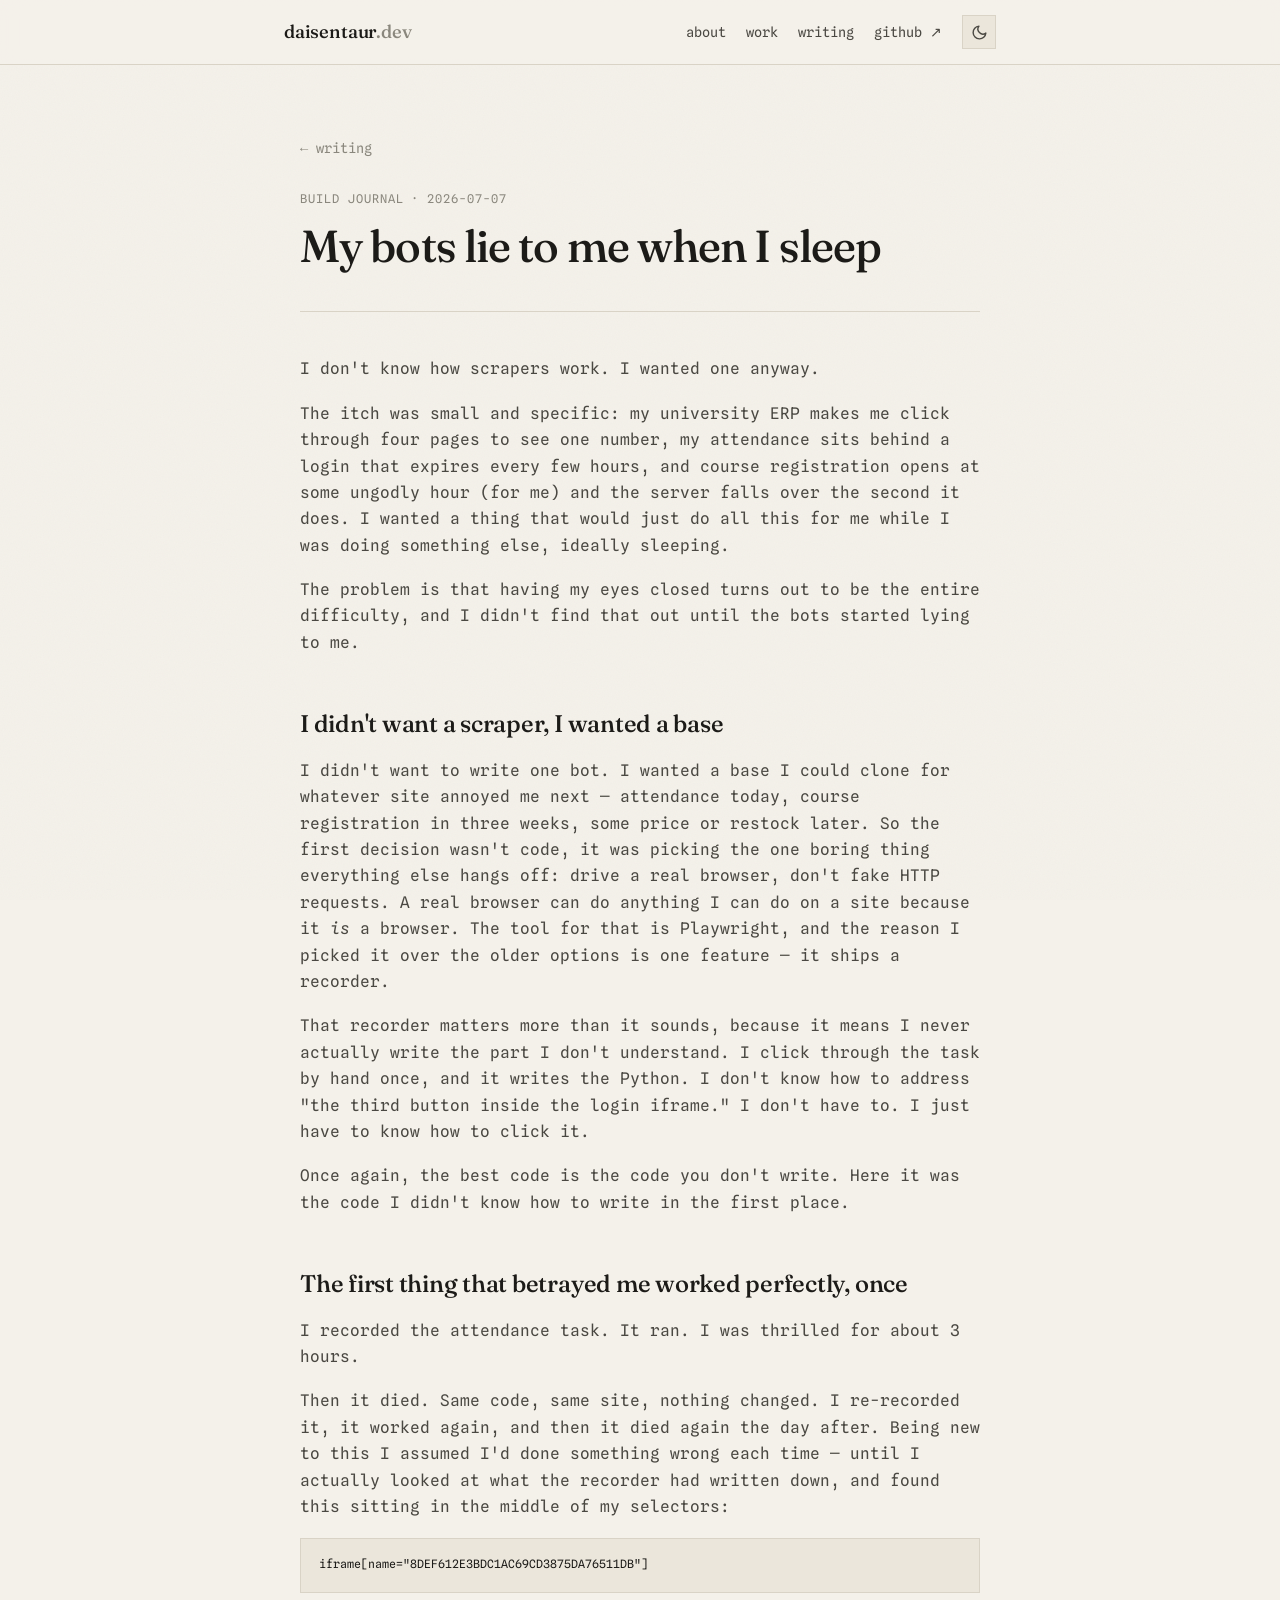
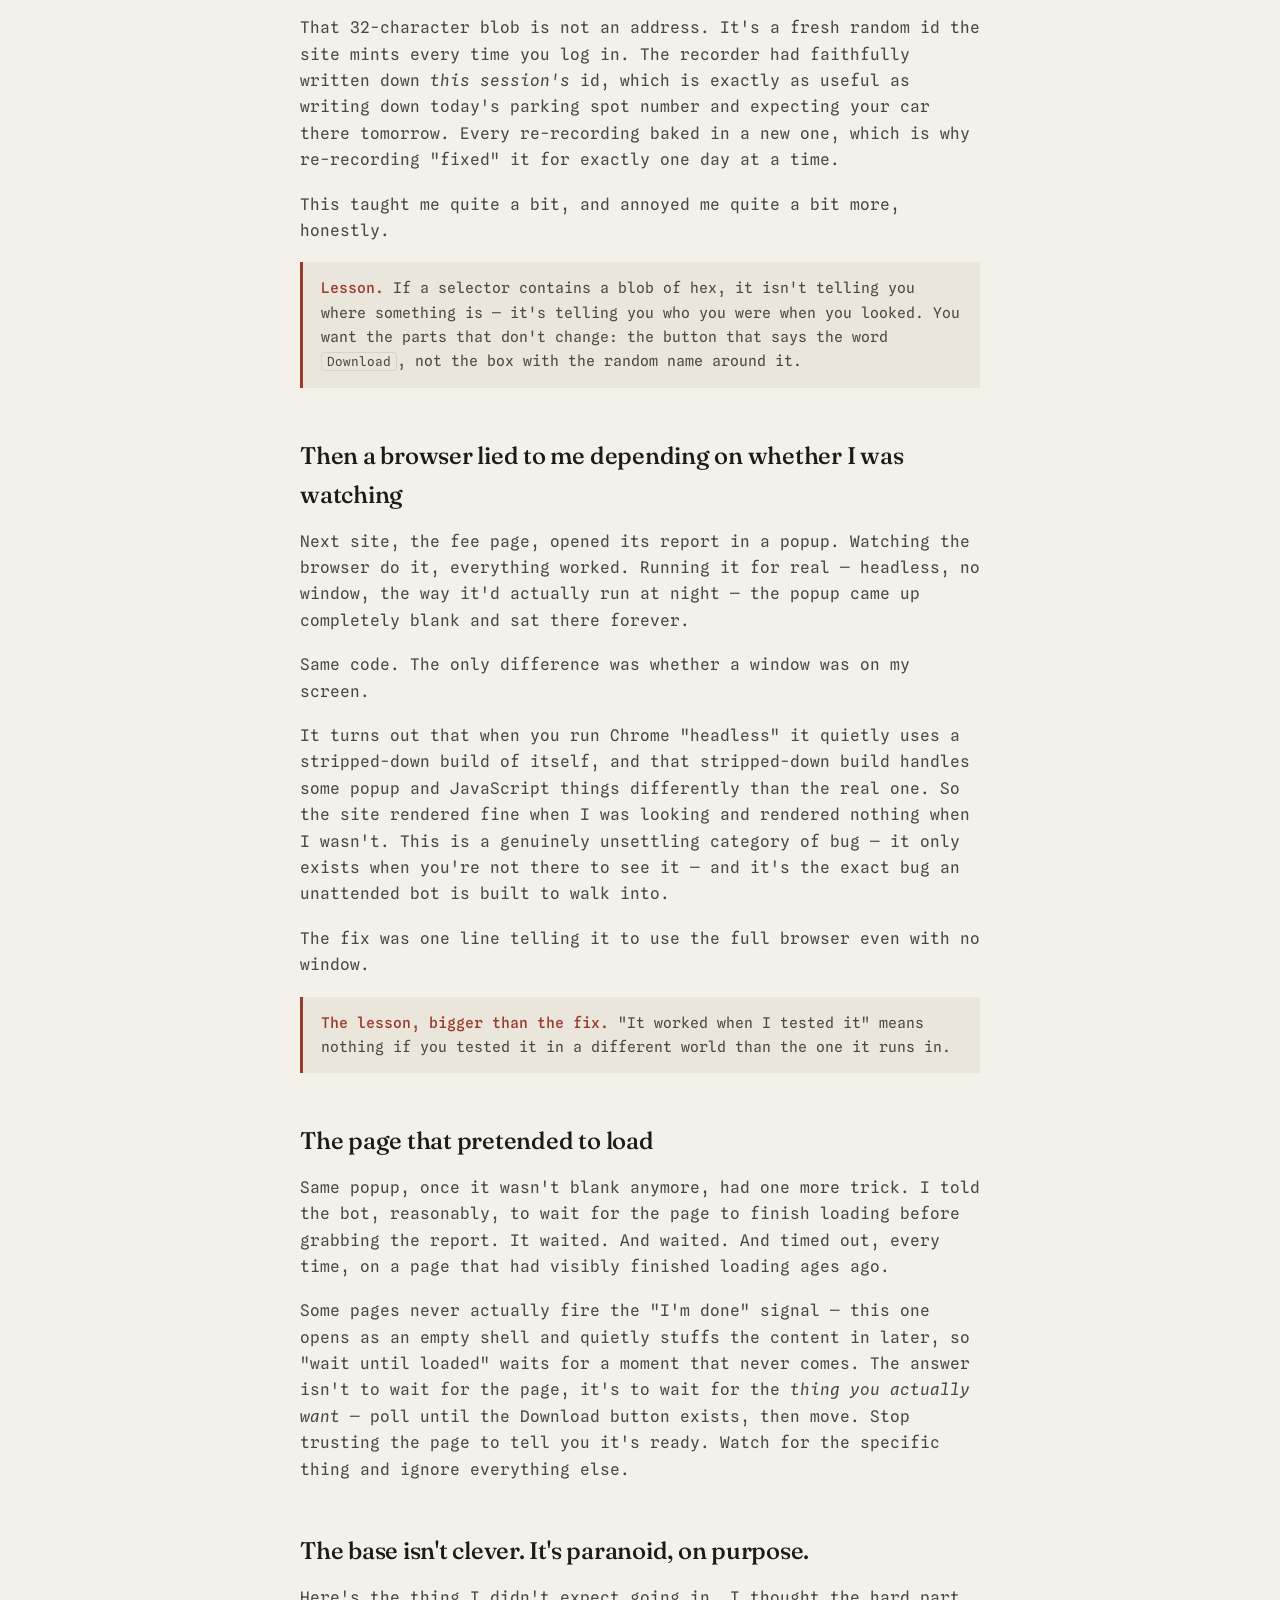
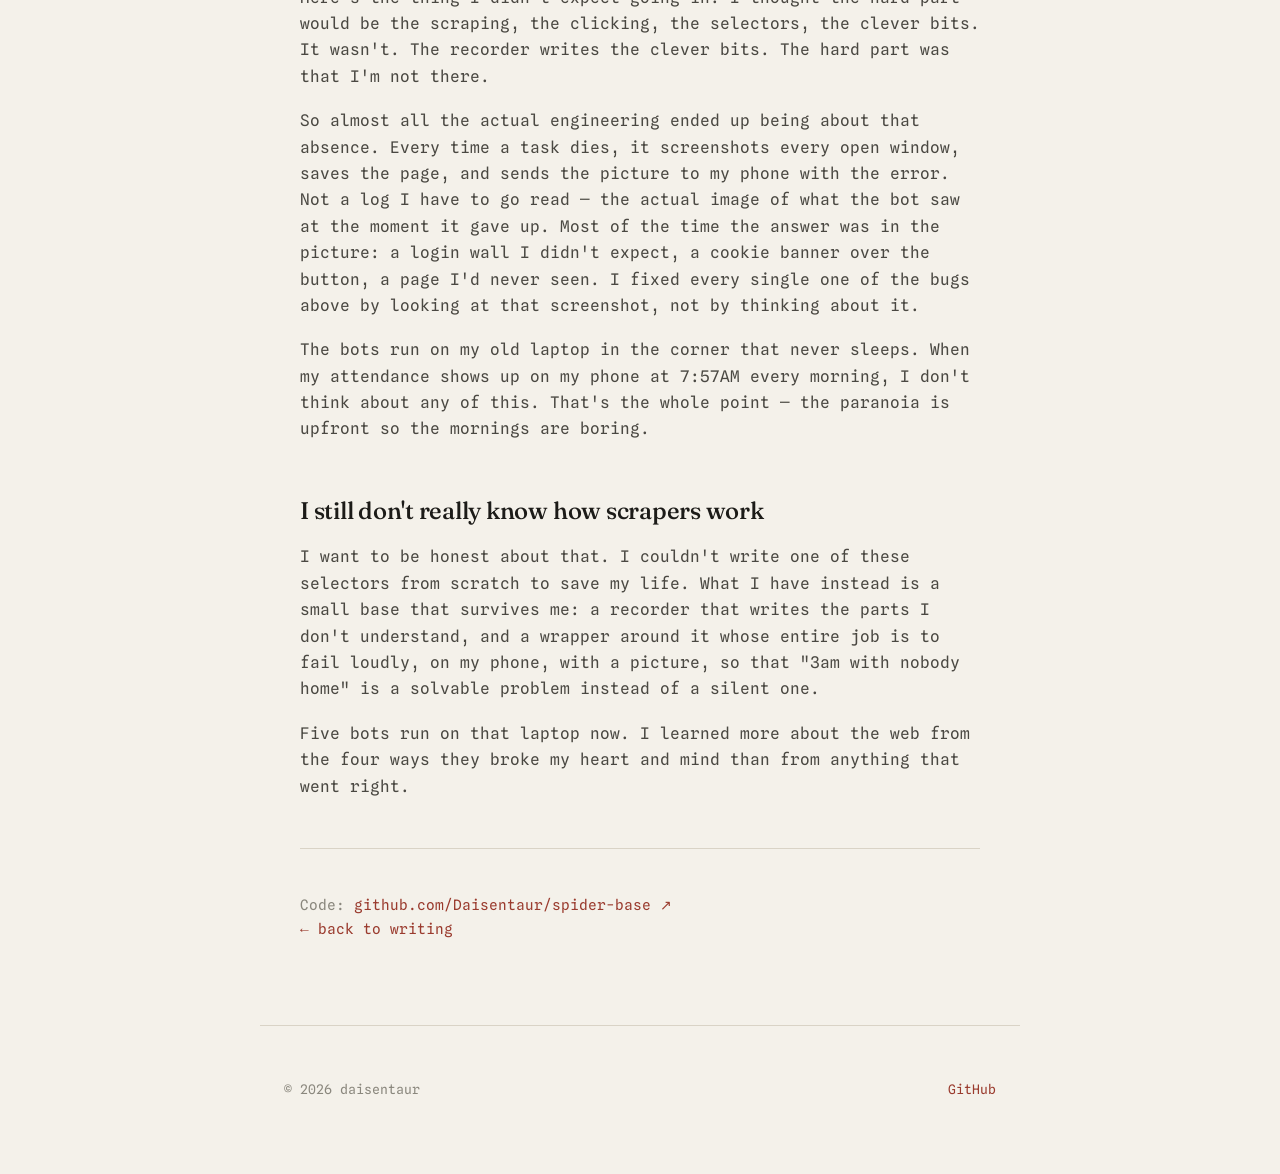
<file: blog/spider-base.html>
<!DOCTYPE html>
<html lang="en">
<head>
  <meta charset="UTF-8" />
  <meta name="viewport" content="width=device-width, initial-scale=1.0" />
  <title>My bots lie to me when I sleep — daisentaur</title>

  <!-- Blocking: sets the theme before first paint (no flash). -->
  <script src="../theme.js"></script>
  <meta name="description" content="Build journal: spider-base, a browser-automation base I clone per site — and learning that the hard part of an unattended bot isn't the scraping, it's that you're not there when it breaks." />

  <meta property="og:title" content="My bots lie to me when I sleep" />
  <meta property="og:description" content="Build journal for spider-base — a selector that died overnight, a headless browser that rendered differently when unwatched, and why the real engineering is failing loudly." />
  <meta property="og:type" content="article" />
  <meta property="og:url" content="https://daisentaur.dev/blog/spider-base.html" />

  <link rel="icon" href="../favicon.ico" sizes="any" />
  <link rel="icon" type="image/png" href="../favicon-32.png" sizes="32x32" />
  <link rel="apple-touch-icon" href="../apple-touch-icon.png" />

  <link rel="preconnect" href="https://fonts.googleapis.com" />
  <link rel="preconnect" href="https://fonts.gstatic.com" crossorigin />
  <link href="https://fonts.googleapis.com/css2?family=Fraunces:ital,opsz,wght@0,9..144,400;0,9..144,500;0,9..144,600;1,9..144,400&family=Spline+Sans+Mono:wght@400;500&display=swap" rel="stylesheet" />

  <link rel="stylesheet" href="../style.css" />

  <style>
    .post { max-width: 680px; margin: 0 auto; padding: 0 24px; position: relative; z-index: 1; }
    .post-head { padding: 70px 0 40px; border-bottom: 1px solid var(--line); }
    .post-head .back { font-size: 0.85rem; color: var(--ink-mute); }
    .post-head .back:hover { color: var(--accent); }
    .post-head .meta {
      display: block; margin: 28px 0 12px;
      font-size: 0.75rem; letter-spacing: 0.08em; text-transform: uppercase; color: var(--ink-mute);
    }
    .post-head h1 {
      font-family: var(--font-display); font-weight: 500;
      font-size: clamp(1.9rem, 5vw, 2.8rem); line-height: 1.12;
      letter-spacing: -0.02em; margin: 0;
    }
    .post-body { padding: 44px 0 30px; }
    .post-body h2 {
      font-family: var(--font-display); font-weight: 500;
      font-size: 1.5rem; margin: 48px 0 14px; letter-spacing: -0.01em;
    }
    .post-body p { color: var(--ink-soft); margin: 0 0 18px; }
    .post-body ul { color: var(--ink-soft); padding-left: 22px; margin: 0 0 18px; }
    .post-body li { margin-bottom: 8px; }
    .post-body strong { color: var(--ink); font-weight: 500; }
    .post-body code {
      font-family: var(--font-mono); font-size: 0.86em;
      background: var(--paper-2); border: 1px solid var(--line);
      padding: 1px 5px; border-radius: 3px;
    }
    .post-body pre {
      background: var(--paper-2); border: 1px solid var(--line);
      padding: 16px 18px; overflow-x: auto; margin: 0 0 22px;
      font-size: 0.84rem; line-height: 1.55;
    }
    .post-body pre code { background: none; border: none; padding: 0; }
    .callout {
      border-left: 3px solid var(--accent);
      background: var(--paper-2);
      padding: 14px 18px; margin: 0 0 22px;
      font-size: 0.92rem; color: var(--ink-soft);
    }
    .callout strong { color: var(--accent); }
    .post-foot {
      border-top: 1px solid var(--line); padding: 30px 0 70px;
      font-size: 0.9rem; color: var(--ink-mute);
    }
    .post-foot a { color: var(--accent); }
  </style>
</head>
<body>
  <a href="#main" class="skip-link">Skip to content</a>
  <div class="grain" aria-hidden="true"></div>

  <header class="site-header">
    <div class="wrap">
      <a class="mark" href="../index.html" style="color:inherit;text-decoration:none">daisentaur<span class="dot">.dev</span></a>
      <nav aria-label="Primary">
        <a href="../about.html">about</a>
        <a href="../work.html">work</a>
        <a href="../writing.html">writing</a>
        <a href="https://github.com/Daisentaur" rel="me noopener" target="_blank">github&nbsp;&#8599;</a>
        <button class="theme-toggle" type="button" aria-label="Toggle dark and light theme" title="Toggle theme">
          <svg class="icon-moon" width="17" height="17" viewBox="0 0 24 24" fill="none" stroke="currentColor" stroke-width="2" stroke-linecap="round" stroke-linejoin="round" aria-hidden="true"><path d="M21 12.79A9 9 0 1 1 11.21 3 7 7 0 0 0 21 12.79z"/></svg>
          <svg class="icon-sun" width="17" height="17" viewBox="0 0 24 24" fill="none" stroke="currentColor" stroke-width="2" stroke-linecap="round" stroke-linejoin="round" aria-hidden="true"><circle cx="12" cy="12" r="5"/><line x1="12" y1="1" x2="12" y2="3"/><line x1="12" y1="21" x2="12" y2="23"/><line x1="4.22" y1="4.22" x2="5.64" y2="5.64"/><line x1="18.36" y1="18.36" x2="19.78" y2="19.78"/><line x1="1" y1="12" x2="3" y2="12"/><line x1="21" y1="12" x2="23" y2="12"/><line x1="4.22" y1="19.78" x2="5.64" y2="18.36"/><line x1="18.36" y1="5.64" x2="19.78" y2="4.22"/></svg>
        </button>
      </nav>
    </div>
  </header>

  <main id="main">
    <article>
      <div class="post-head post">
        <a class="back" href="../index.html#writing">&#8592; writing</a>
        <span class="meta">Build journal &middot; 2026-07-07</span>
        <h1>My bots lie to me when I sleep</h1>
      </div>

      <div class="post-body post">
        <p>
          I don't know how scrapers work. I wanted one anyway.
        </p>
        <p>
          The itch was small and specific: my university ERP makes me click
          through four pages to see one number, my attendance sits behind a
          login that expires every few hours, and course registration opens at
          some ungodly hour (for me) and the server falls over the second it
          does. I wanted a thing that would just do all this for me while I was
          doing something else, ideally sleeping.
        </p>
        <p>
          The problem is that having my eyes closed turns out to be the entire
          difficulty, and I didn't find that out until the bots started lying
          to me.
        </p>

        <h2>I didn't want a scraper, I wanted a base</h2>
        <p>
          I didn't want to write one bot. I wanted a base I could clone for
          whatever site annoyed me next &mdash; attendance today, course
          registration in three weeks, some price or restock later. So the
          first decision wasn't code, it was picking the one boring thing
          everything else hangs off: drive a real browser, don't fake HTTP
          requests. A real browser can do anything I can do on a site because
          it <em>is</em> a browser. The tool for that is Playwright, and the
          reason I picked it over the older options is one feature &mdash; it
          ships a recorder.
        </p>
        <p>
          That recorder matters more than it sounds, because it means I never
          actually write the part I don't understand. I click through the task
          by hand once, and it writes the Python. I don't know how to address
          "the third button inside the login iframe." I don't have to. I just
          have to know how to click it.
        </p>
        <p>
          Once again, the best code is the code you don't write. Here it was
          the code I didn't know how to write in the first place.
        </p>

        <h2>The first thing that betrayed me worked perfectly, once</h2>
        <p>
          I recorded the attendance task. It ran. I was thrilled for about 3
          hours.
        </p>
        <p>
          Then it died. Same code, same site, nothing changed. I re-recorded
          it, it worked again, and then it died again the day after. Being new
          to this I assumed I'd done something wrong each time &mdash; until I
          actually looked at what the recorder had written down, and found this
          sitting in the middle of my selectors:
        </p>
        <pre><code>iframe[name="8DEF612E3BDC1AC69CD3875DA76511DB"]</code></pre>
        <p>
          That 32-character blob is not an address. It's a fresh random id the
          site mints every time you log in. The recorder had faithfully written
          down <em>this session's</em> id, which is exactly as useful as
          writing down today's parking spot number and expecting your car there
          tomorrow. Every re-recording baked in a new one, which is why
          re-recording "fixed" it for exactly one day at a time.
        </p>
        <p>
          This taught me quite a bit, and annoyed me quite a bit more, honestly.
        </p>
        <div class="callout">
          <strong>Lesson.</strong> If a selector contains a blob of hex, it
          isn't telling you where something is &mdash; it's telling you who you
          were when you looked. You want the parts that don't change: the button
          that says the word <code>Download</code>, not the box with the random
          name around it.
        </div>

        <h2>Then a browser lied to me depending on whether I was watching</h2>
        <p>
          Next site, the fee page, opened its report in a popup. Watching the
          browser do it, everything worked. Running it for real &mdash;
          headless, no window, the way it'd actually run at night &mdash; the
          popup came up completely blank and sat there forever.
        </p>
        <p>
          Same code. The only difference was whether a window was on my screen.
        </p>
        <p>
          It turns out that when you run Chrome "headless" it quietly uses a
          stripped-down build of itself, and that stripped-down build handles
          some popup and JavaScript things differently than the real one. So the
          site rendered fine when I was looking and rendered nothing when I
          wasn't. This is a genuinely unsettling category of bug &mdash; it only
          exists when you're not there to see it &mdash; and it's the exact bug
          an unattended bot is built to walk into.
        </p>
        <p>
          The fix was one line telling it to use the full browser even with no
          window.
        </p>
        <div class="callout">
          <strong>The lesson, bigger than the fix.</strong> "It worked when I
          tested it" means nothing if you tested it in a different world than
          the one it runs in.
        </div>

        <h2>The page that pretended to load</h2>
        <p>
          Same popup, once it wasn't blank anymore, had one more trick. I told
          the bot, reasonably, to wait for the page to finish loading before
          grabbing the report. It waited. And waited. And timed out, every time,
          on a page that had visibly finished loading ages ago.
        </p>
        <p>
          Some pages never actually fire the "I'm done" signal &mdash; this one
          opens as an empty shell and quietly stuffs the content in later, so
          "wait until loaded" waits for a moment that never comes. The answer
          isn't to wait for the page, it's to wait for the <em>thing you
          actually want</em> &mdash; poll until the Download button exists, then
          move. Stop trusting the page to tell you it's ready. Watch for the
          specific thing and ignore everything else.
        </p>

        <h2>The base isn't clever. It's paranoid, on purpose.</h2>
        <p>
          Here's the thing I didn't expect going in. I thought the hard part
          would be the scraping, the clicking, the selectors, the clever bits.
          It wasn't. The recorder writes the clever bits. The hard part was that
          I'm not there.
        </p>
        <p>
          So almost all the actual engineering ended up being about that
          absence. Every time a task dies, it screenshots every open window,
          saves the page, and sends the picture to my phone with the error. Not
          a log I have to go read &mdash; the actual image of what the bot saw
          at the moment it gave up. Most of the time the answer was in the
          picture: a login wall I didn't expect, a cookie banner over the
          button, a page I'd never seen. I fixed every single one of the bugs
          above by looking at that screenshot, not by thinking about it.
        </p>
        <p>
          The bots run on my old laptop in the corner that never sleeps. When my
          attendance shows up on my phone at 7:57AM every morning, I don't think
          about any of this. That's the whole point &mdash; the paranoia is
          upfront so the mornings are boring.
        </p>

        <h2>I still don't really know how scrapers work</h2>
        <p>
          I want to be honest about that. I couldn't write one of these
          selectors from scratch to save my life. What I have instead is a small
          base that survives me: a recorder that writes the parts I don't
          understand, and a wrapper around it whose entire job is to fail
          loudly, on my phone, with a picture, so that "3am with nobody home" is
          a solvable problem instead of a silent one.
        </p>
        <p>
          Five bots run on that laptop now. I learned more about the web from
          the four ways they broke my heart and mind than from anything that
          went right.
        </p>
      </div>

      <div class="post-foot post">
        <p>
          Code:
          <a href="https://github.com/Daisentaur/spider-base" rel="noopener" target="_blank">
            github.com/Daisentaur/spider-base&nbsp;&#8599;
          </a>
          <br />
          <a href="../index.html#writing">&#8592; back to writing</a>
        </p>
      </div>
    </article>
  </main>

  <footer class="site-footer wrap">
    <p>&copy; <span id="year"></span> daisentaur</p>
    <p class="footer-links">
      <a href="https://github.com/Daisentaur" rel="me noopener" target="_blank">GitHub</a>
    </p>
  </footer>

  <script>document.getElementById("year").textContent = new Date().getFullYear();</script>
</body>
</html>
</file>
<file: style.css>
/* ============================================================
   daisentaur.dev — refined minimal
   Editing notes are sprinkled through; colours live in :root.
   ============================================================ */

:root {
    /* Palette — warm off-white paper with ink + a single accent.
     Change --accent to re-skin the whole site in one line. */
    --paper: #f4f1ea;
    --paper-2: #ebe6db;
    --ink: #1c1b18;
    --ink-soft: #4a4842;
    --ink-mute: #8a877d;
    --accent: #9a3b2e; /* muted terracotta */
    --line: #d9d3c6;

    --font-display: "Fraunces", Georgia, serif;
    --font-mono: "Spline Sans Mono", ui-monospace, "SF Mono", Menlo, monospace;

    --maxw: 760px;
}

/* Dark palette. Driven by the [data-theme="dark"] attribute (set by the
   toggle / the no-flash script in index.html) rather than the OS media query,
   so visitors can override their system preference and we can animate the
   switch. First-visit default still follows the OS — that choice is made in
   the inline <head> script. */
:root[data-theme="dark"] {
    --paper: #16150f;
    --paper-2: #1f1d16;
    --ink: #ece8dd;
    --ink-soft: #c4bfb1;
    --ink-mute: #8a8576;
    --accent: #d98b6f;
    --line: #2e2b22;
}

* {
    box-sizing: border-box;
}

html {
    scroll-behavior: smooth;
}

body {
    margin: 0;
    background: var(--paper);
    color: var(--ink);
    font-family: var(--font-mono);
    font-size: 16px;
    line-height: 1.65;
    -webkit-font-smoothing: antialiased;
    text-rendering: optimizeLegibility;
    /* Fallback smoothing for the theme switch when the View Transitions
       reveal isn't available (older browsers / reduced-motion). */
    transition:
        background-color 0.6s cubic-bezier(0.65, 0, 0.35, 1),
        color 0.6s cubic-bezier(0.65, 0, 0.35, 1);
}

/* Subtle paper grain so the background isn't a dead flat colour */
.grain {
    position: fixed;
    inset: 0;
    pointer-events: none;
    z-index: 0;
    opacity: 0.035;
    background-image: url("data:image/svg+xml,%3Csvg xmlns='http://www.w3.org/2000/svg' width='120' height='120'%3E%3Cfilter id='n'%3E%3CfeTurbulence type='fractalNoise' baseFrequency='0.85' numOctaves='3'/%3E%3C/filter%3E%3Crect width='100%25' height='100%25' filter='url(%23n)'/%3E%3C/svg%3E");
}

.wrap {
    width: 100%;
    max-width: var(--maxw);
    margin: 0 auto;
    padding: 0 24px;
    position: relative;
    z-index: 1;
}

.skip-link {
    position: absolute;
    left: -999px;
    background: var(--ink);
    color: var(--paper);
    padding: 8px 14px;
    z-index: 100;
}
.skip-link:focus {
    left: 12px;
    top: 12px;
}

a {
    color: var(--accent);
    text-decoration: none;
}
a:hover {
    text-decoration: underline;
    text-underline-offset: 3px;
}

/* ---------- Header ---------- */
.site-header {
    border-bottom: 1px solid var(--line);
    position: sticky;
    top: 0;
    background: color-mix(in srgb, var(--paper) 88%, transparent);
    backdrop-filter: blur(8px);
    z-index: 10;
}
.site-header .wrap {
    display: flex;
    align-items: center;
    justify-content: space-between;
    height: 64px;
}
.mark {
    font-family: var(--font-display);
    font-size: 1.15rem;
    font-weight: 500;
    letter-spacing: -0.01em;
}
.mark .dot {
    color: var(--ink-mute);
}
.site-header nav {
    display: flex;
    align-items: center;
    gap: 20px;
    font-size: 0.85rem;
}
.site-header nav a {
    color: var(--ink-soft);
}
.site-header nav a:hover {
    color: var(--accent);
}

/* ---------- Theme toggle button ---------- */
.theme-toggle {
    display: inline-flex;
    align-items: center;
    justify-content: center;
    width: 34px;
    height: 34px;
    padding: 0;
    border: 1px solid var(--line);
    background: var(--paper-2);
    color: var(--ink-soft);
    cursor: pointer;
    /* Keep the site's sharp-cornered, no-rounding look */
    border-radius: 0;
    transition:
        border-color 0.15s ease,
        color 0.15s ease,
        transform 0.15s ease;
}
.theme-toggle:hover {
    border-color: var(--accent);
    color: var(--accent);
    transform: translateY(-1px);
}
.theme-toggle:focus-visible {
    outline: 2px solid var(--accent);
    outline-offset: 2px;
}
.theme-toggle svg {
    display: block;
}
/* Light mode shows the moon (→ go dark); dark mode shows the sun (→ go light) */
.theme-toggle .icon-sun {
    display: none;
}
:root[data-theme="dark"] .theme-toggle .icon-moon {
    display: none;
}
:root[data-theme="dark"] .theme-toggle .icon-sun {
    display: block;
}

/* ---------- Hero ---------- */
.hero {
    padding: 90px 24px 70px;
}
.eyebrow {
    font-size: 0.8rem;
    letter-spacing: 0.08em;
    text-transform: uppercase;
    color: var(--ink-mute);
    margin: 0 0 28px;
}
.eyebrow .sep {
    color: var(--accent);
    margin: 0 6px;
}
.hero h1 {
    font-family: var(--font-display);
    font-weight: 400;
    font-size: clamp(2.2rem, 6vw, 3.4rem);
    line-height: 1.08;
    letter-spacing: -0.02em;
    margin: 0 0 28px;
    max-width: 14ch;
}
.hero h1 em {
    font-style: italic;
    color: var(--accent);
}
.lede {
    font-size: 1.05rem;
    color: var(--ink-soft);
    max-width: 56ch;
    margin: 0 0 36px;
}

.hero-links {
    display: flex;
    gap: 14px;
    flex-wrap: wrap;
}
.btn {
    display: inline-block;
    font-family: var(--font-mono);
    font-size: 0.9rem;
    padding: 11px 22px;
    border: 1px solid var(--ink);
    color: var(--ink);
    background: var(--ink);
    color: var(--paper);
    transition:
        transform 0.15s ease,
        opacity 0.15s ease;
}
.btn:hover {
    text-decoration: none;
    transform: translateY(-2px);
    opacity: 0.9;
}
.btn-ghost {
    background: transparent;
    color: var(--ink);
}
.btn-ghost:hover {
    background: var(--ink);
    color: var(--paper);
}

/* ---------- Blocks ---------- */
.block {
    padding: 56px 24px;
    border-top: 1px solid var(--line);
}
.section-label {
    font-family: var(--font-mono);
    font-size: 0.8rem;
    font-weight: 500;
    letter-spacing: 0.12em;
    text-transform: uppercase;
    color: var(--accent);
    margin: 0 0 28px;
}
.section-label::before {
    content: "// ";
    color: var(--ink-mute);
}
.prose p {
    color: var(--ink-soft);
    margin: 0 0 18px;
    max-width: 62ch;
}
.block-intro {
    color: var(--ink-soft);
    margin: 0 0 28px;
    max-width: 60ch;
}
.block-foot {
    margin-top: 28px;
    font-size: 0.9rem;
}

/* "Now" list */
.now {
    list-style: none;
    padding: 0;
    margin: 36px 0 0;
    border-top: 1px solid var(--line);
}
.now li {
    padding: 14px 0;
    border-bottom: 1px solid var(--line);
    color: var(--ink-soft);
    font-size: 0.95rem;
}
.now-key {
    display: inline-block;
    min-width: 110px;
    color: var(--ink-mute);
    font-size: 0.75rem;
    letter-spacing: 0.06em;
    text-transform: uppercase;
}

/* ---------- Repo grid ---------- */
.repo-grid {
    display: grid;
    gap: 14px;
}
.repo-card {
    border: 1px solid var(--line);
    background: var(--paper-2);
    padding: 20px 22px;
    transition:
        border-color 0.15s ease,
        transform 0.15s ease;
}
.repo-card:hover {
    border-color: var(--accent);
    transform: translateY(-2px);
}
.repo-card a.repo-name {
    font-family: var(--font-display);
    font-size: 1.15rem;
    color: var(--ink);
    font-weight: 500;
}
.repo-card a.repo-name:hover {
    color: var(--accent);
    text-decoration: none;
}
.repo-desc {
    color: var(--ink-soft);
    font-size: 0.92rem;
    margin: 8px 0 14px;
}
.repo-meta {
    display: flex;
    gap: 18px;
    font-size: 0.78rem;
    color: var(--ink-mute);
}
.repo-meta .lang::before {
    content: "● ";
    color: var(--accent);
}
.repo-status {
    color: var(--ink-mute);
    font-style: italic;
}

.placeholder-card {
    border: 1px dashed var(--line);
    padding: 28px 22px;
    color: var(--ink-mute);
    text-align: center;
}

/* ---------- Footer ---------- */
.site-footer {
    border-top: 1px solid var(--line);
    padding: 40px 24px 60px;
    display: flex;
    justify-content: space-between;
    flex-wrap: wrap;
    gap: 12px;
    font-size: 0.82rem;
    color: var(--ink-mute);
}
.footer-links {
    display: flex;
    gap: 16px;
}

/* ---------- Entrance animation (respects reduced-motion) ---------- */
@media (prefers-reduced-motion: no-preference) {
    .hero > *,
    .block > * {
        animation: rise 0.7s cubic-bezier(0.2, 0.7, 0.2, 1) backwards;
    }
    .hero .eyebrow {
        animation-delay: 0.05s;
    }
    .hero h1 {
        animation-delay: 0.12s;
    }
    .hero .lede {
        animation-delay: 0.2s;
    }
    .hero .hero-links {
        animation-delay: 0.28s;
    }
    @keyframes rise {
        from {
            opacity: 0;
            transform: translateY(14px);
        }
        to {
            opacity: 1;
            transform: translateY(0);
        }
    }
}

@media (max-width: 560px) {
    .site-header nav {
        gap: 14px;
        font-size: 0.78rem;
    }
    .hero {
        padding: 60px 24px 50px;
    }
}
/* ---------- Post list (writing section) ---------- */
.post-list {
    display: grid;
    gap: 14px;
}
.post-card {
    display: block;
    border: 1px solid var(--line);
    background: var(--paper-2);
    padding: 22px 24px;
    transition:
        border-color 0.15s ease,
        transform 0.15s ease;
}
.post-card:hover {
    border-color: var(--accent);
    transform: translateY(-2px);
    text-decoration: none;
}
.post-date {
    display: block;
    font-size: 0.72rem;
    letter-spacing: 0.08em;
    text-transform: uppercase;
    color: var(--ink-mute);
    margin-bottom: 8px;
}
.post-title {
    display: block;
    font-family: var(--font-display);
    font-size: 1.2rem;
    font-weight: 500;
    color: var(--ink);
    margin-bottom: 8px;
    line-height: 1.25;
}
.post-card:hover .post-title {
    color: var(--accent);
}
.post-blurb {
    display: block;
    color: var(--ink-soft);
    font-size: 0.92rem;
}

/* ============================================================
   Animated theme switch — View Transitions API
   The new colour scheme is revealed on top of the old one through
   an animated, transparent Hunter × Hunter GIF used as a mask: it
   scales in, loops for a beat, then blows out to fill the screen.
   Same technique as the "dancing girl" reveal on ni5arga.com.
   Swap theme-reveal.gif to change the character (must be a
   transparent animated GIF).
   Progressive enhancement: browsers without startViewTransition just
   get the instant switch + the body colour transition above.
   ============================================================ */
::view-transition-group(root) {
    animation-timing-function: cubic-bezier(0.7, 0, 0.84, 0);
    z-index: 100;
}
/* Give BOTH layers the same animation so the OLD theme stays fully
   opaque underneath (this overrides the default cross-fade) while the
   NEW theme grows in through the mask on top. */
::view-transition-old(root),
::view-transition-new(root) {
    animation: theme-reveal 1.35s cubic-bezier(0.7, 0, 0.84, 0) both;
    mix-blend-mode: normal;
}
::view-transition-new(root) {
    -webkit-mask: url("theme-reveal.gif") 50% / 0 no-repeat;
    mask: url("theme-reveal.gif") 50% / 0 no-repeat;
}
@keyframes theme-reveal {
    0% {
        -webkit-mask-size: 0;
        mask-size: 0;
    }
    16% {
        -webkit-mask-size: 24vmax;
        mask-size: 24vmax;
    }
    62% {
        -webkit-mask-size: 24vmax;
        mask-size: 24vmax;
    }
    100% {
        -webkit-mask-size: 800vmax;
        mask-size: 800vmax;
    }
}
/* Respect reduced-motion: skip the reveal, keep the instant switch. */
@media (prefers-reduced-motion: reduce) {
    ::view-transition-old(root),
    ::view-transition-new(root) {
        animation: none;
    }
    ::view-transition-new(root) {
        -webkit-mask: none;
        mask: none;
    }
}
</file>
